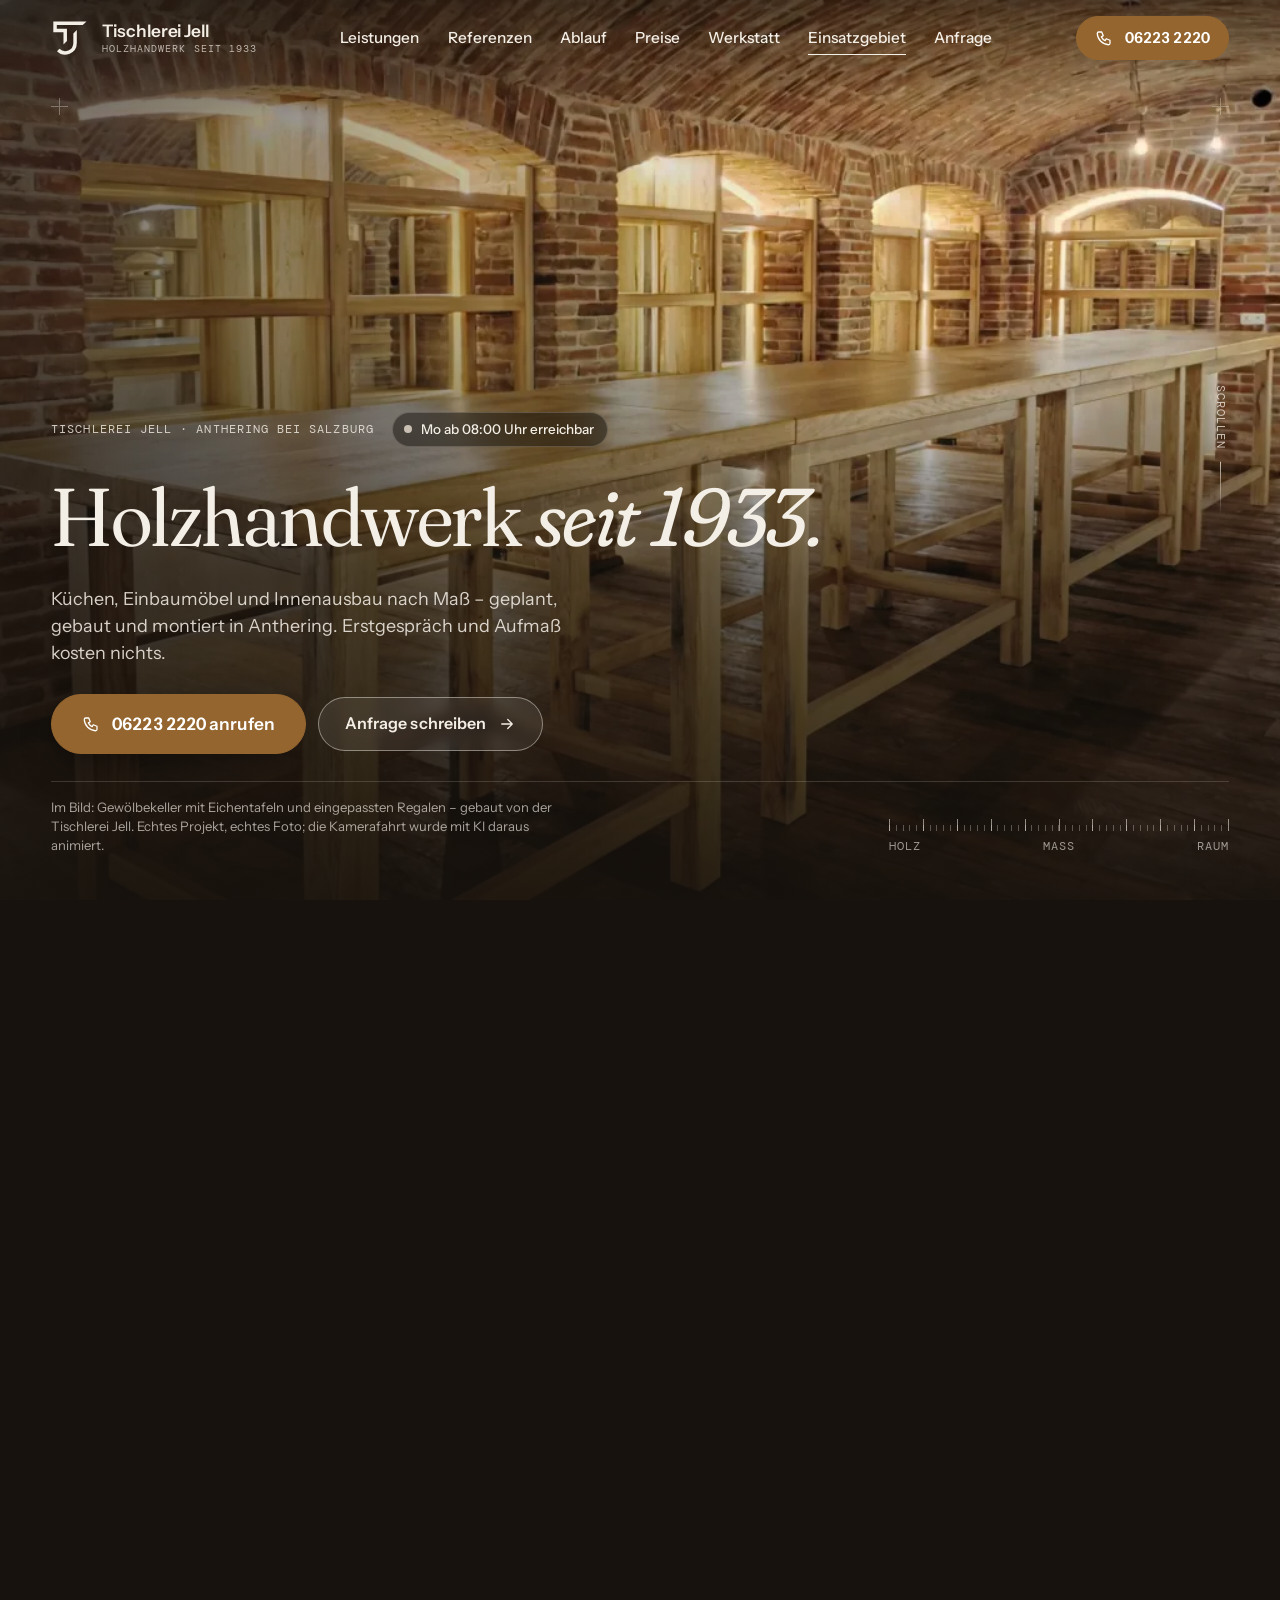
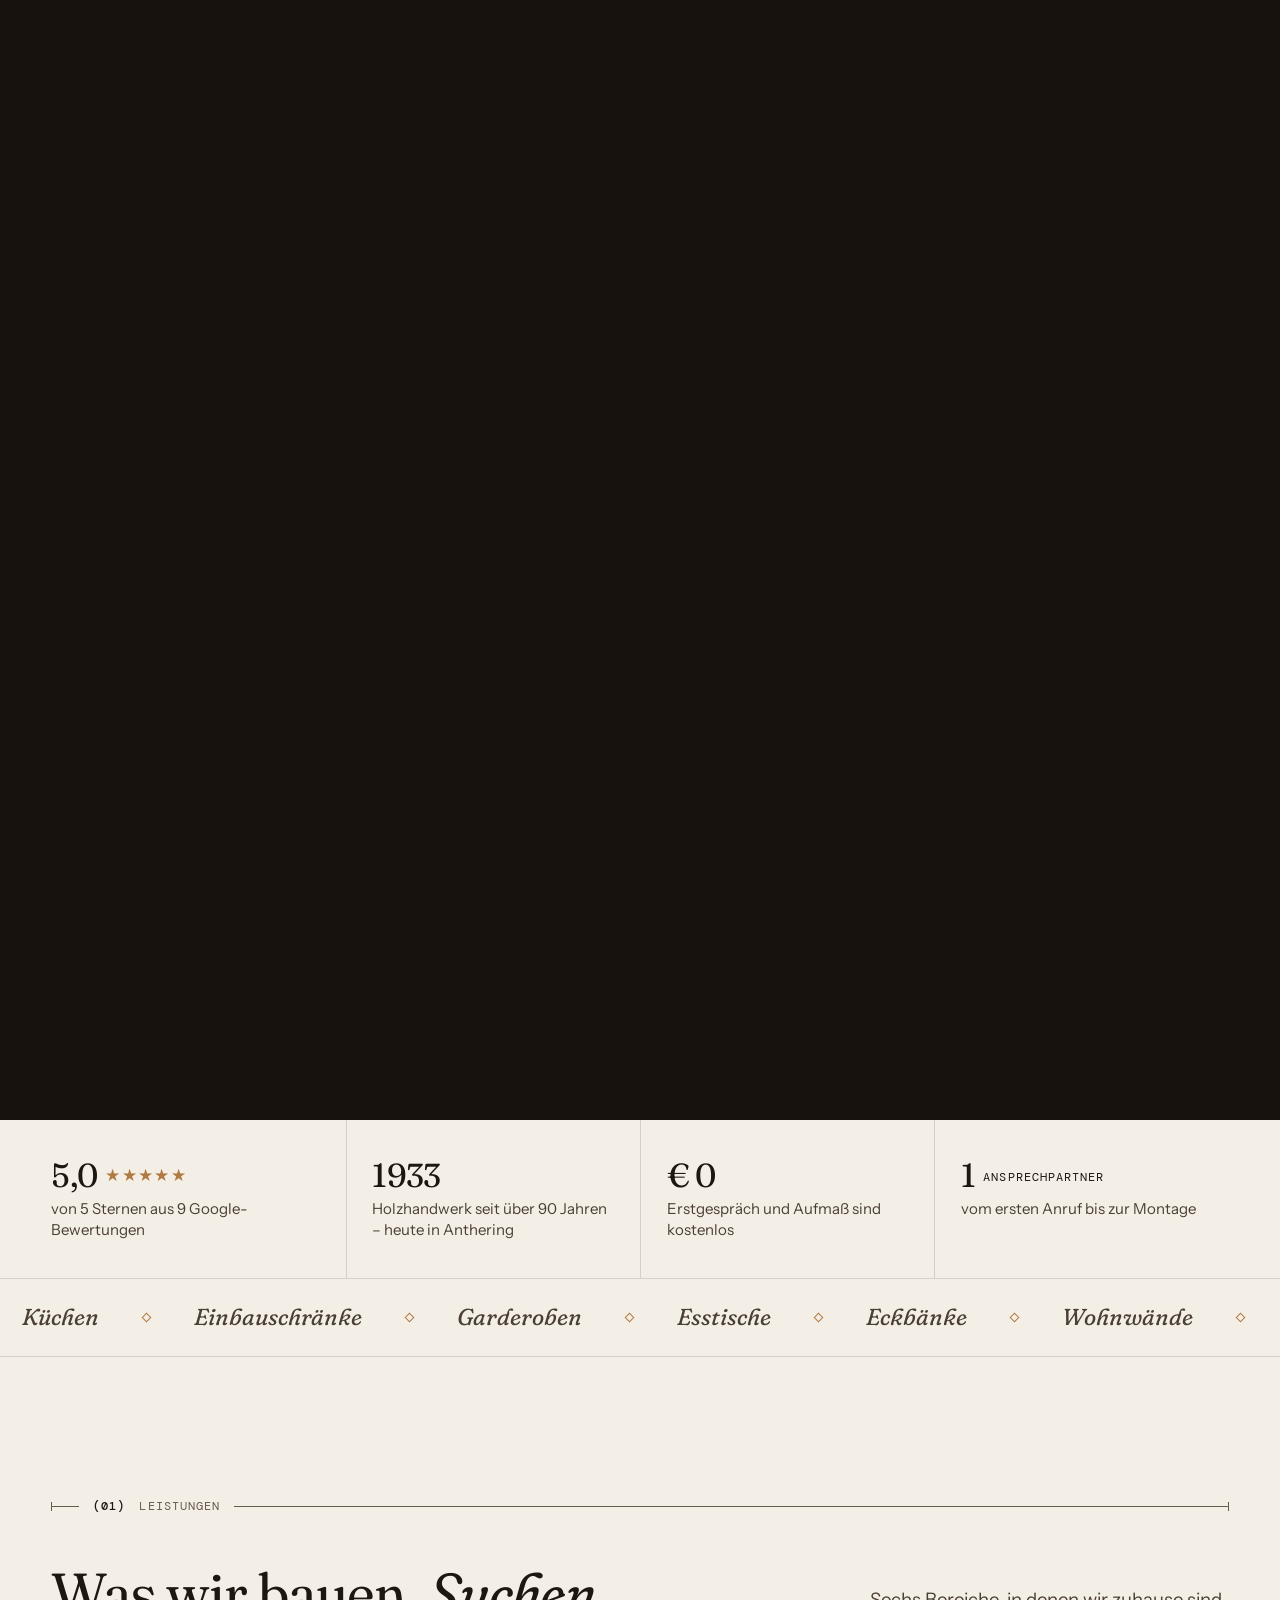
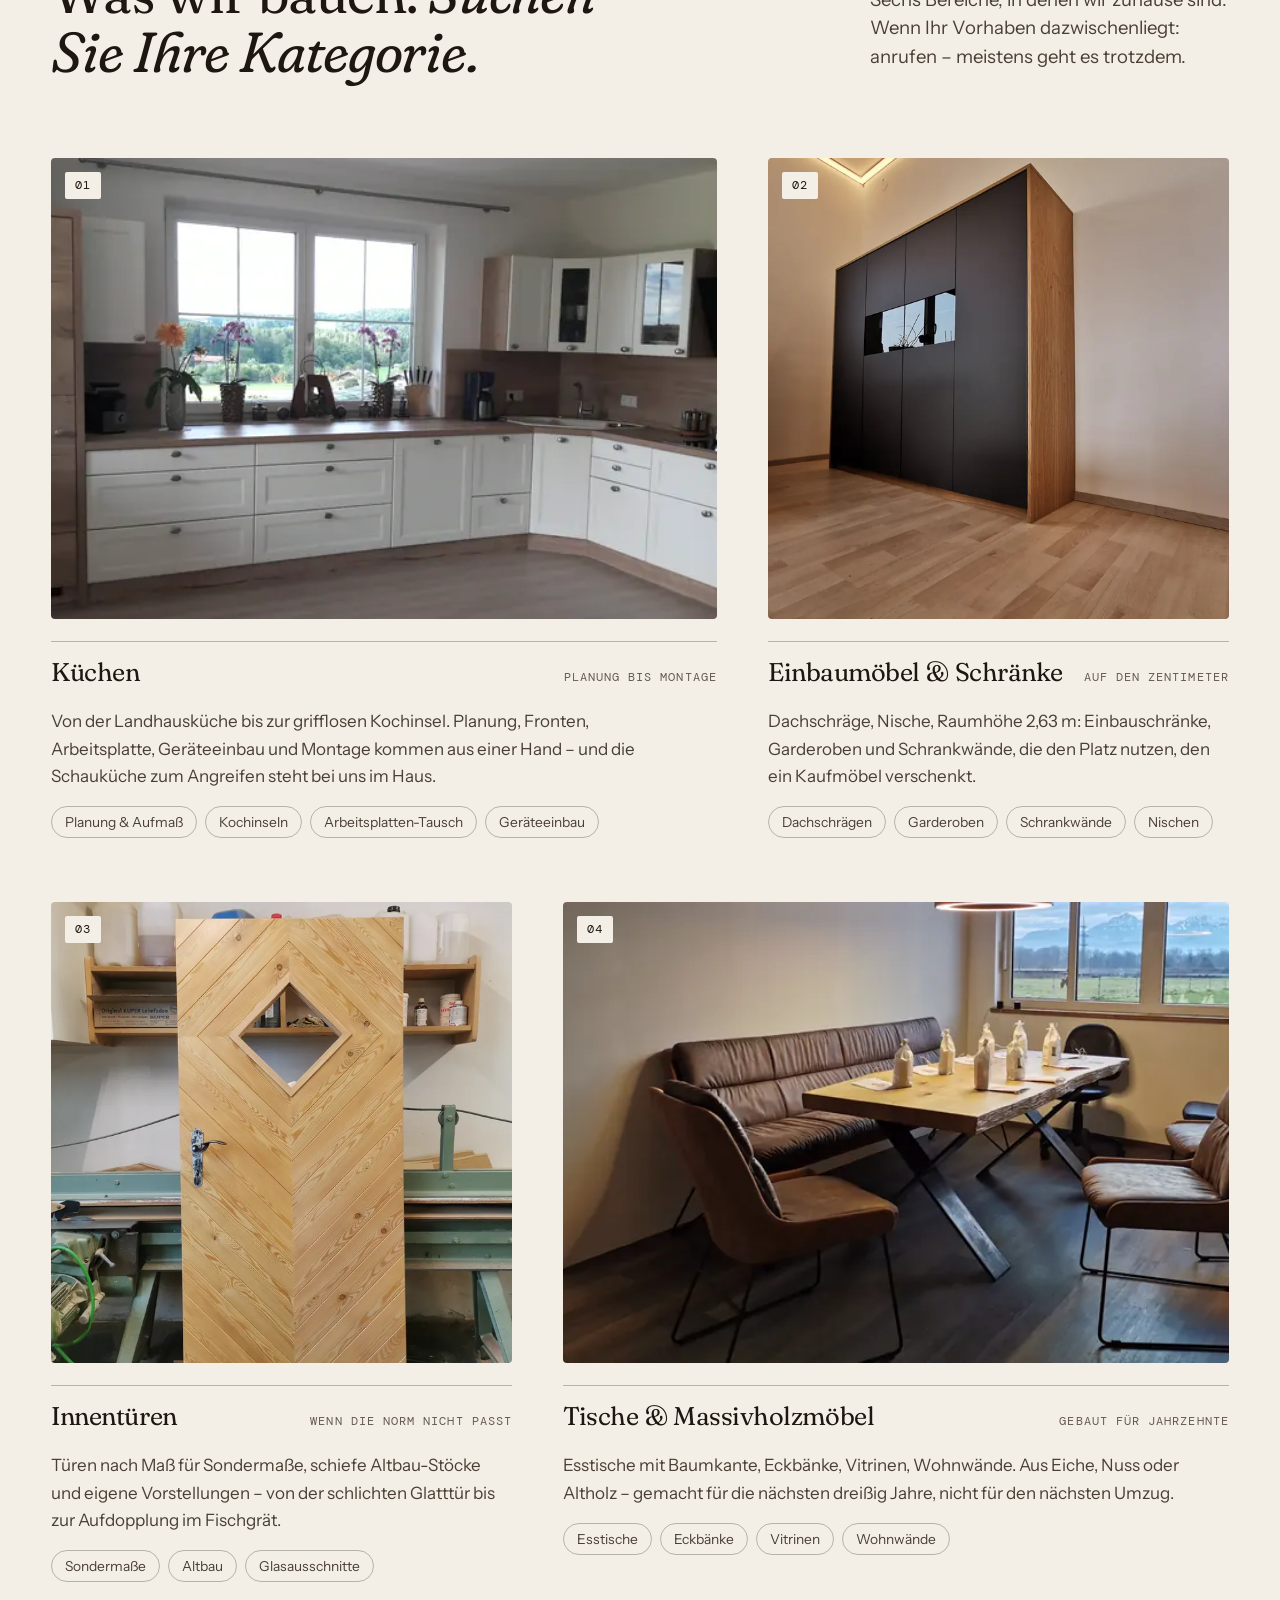
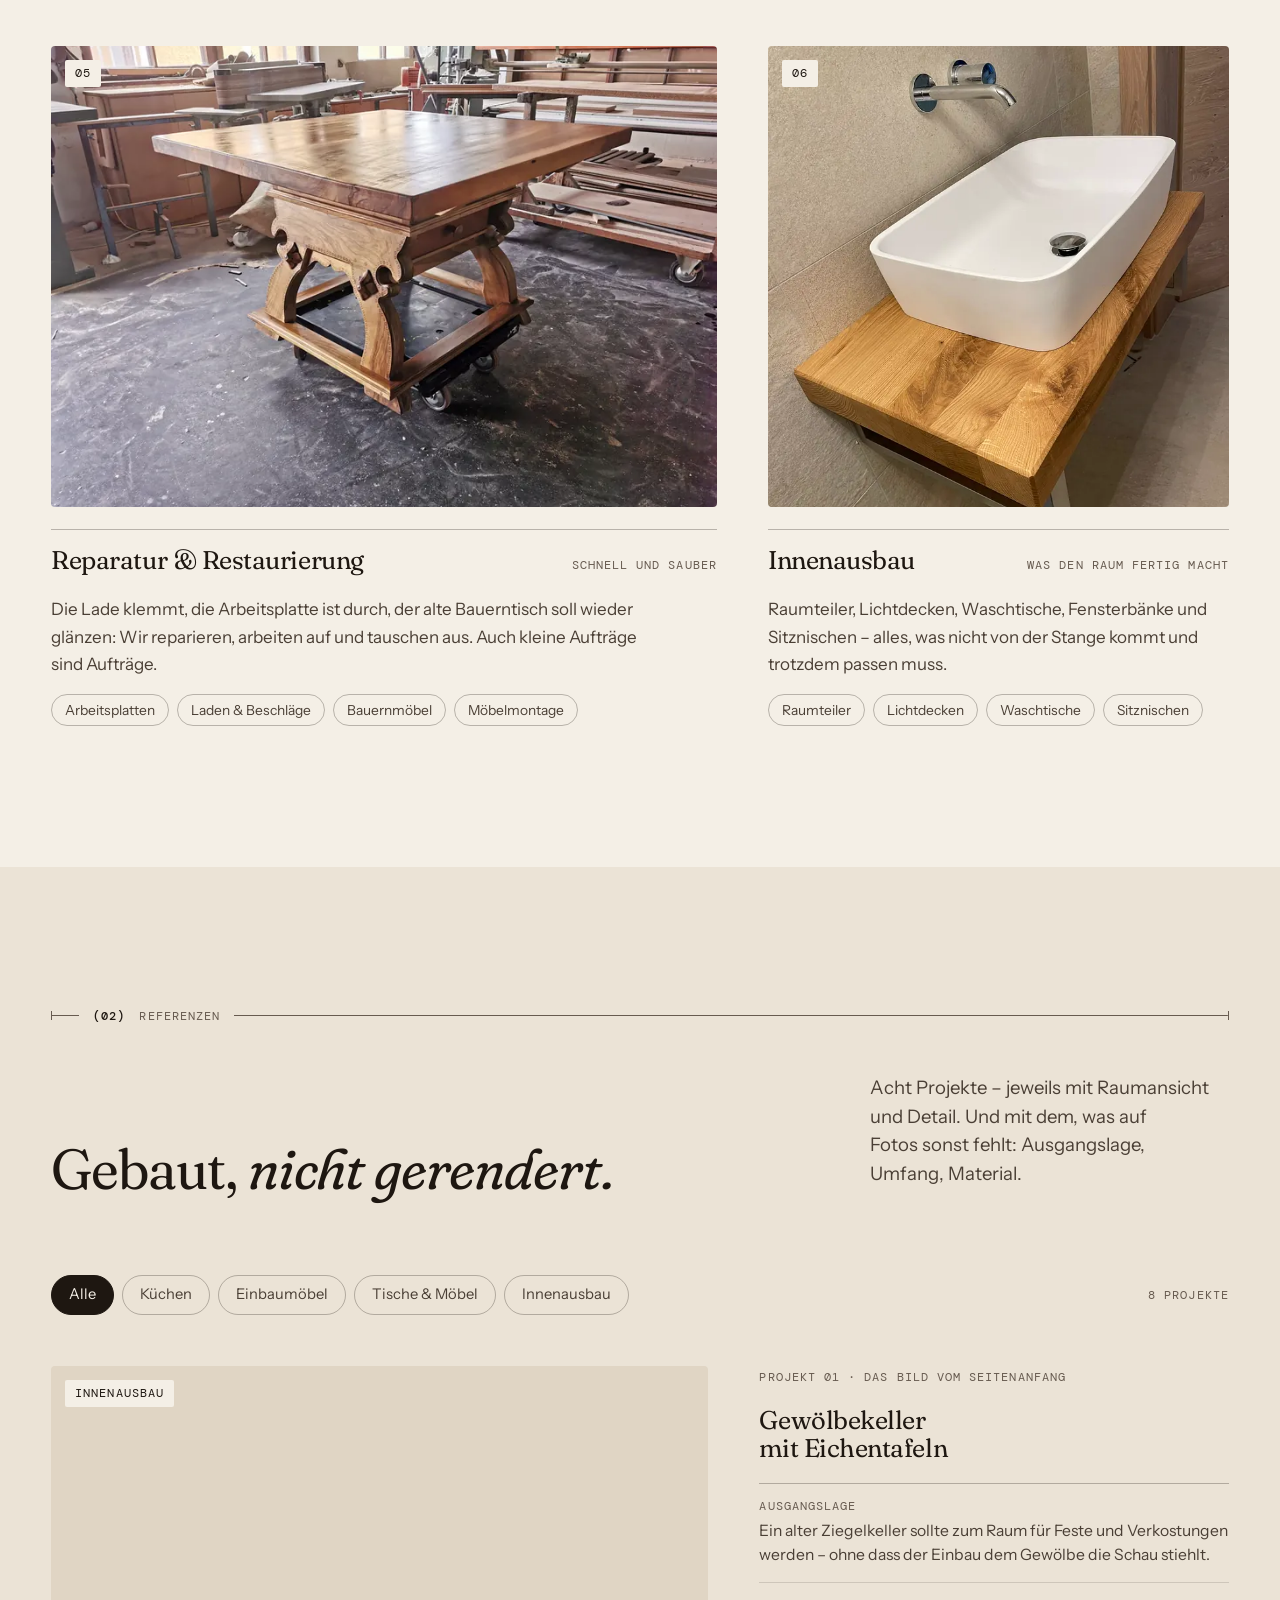
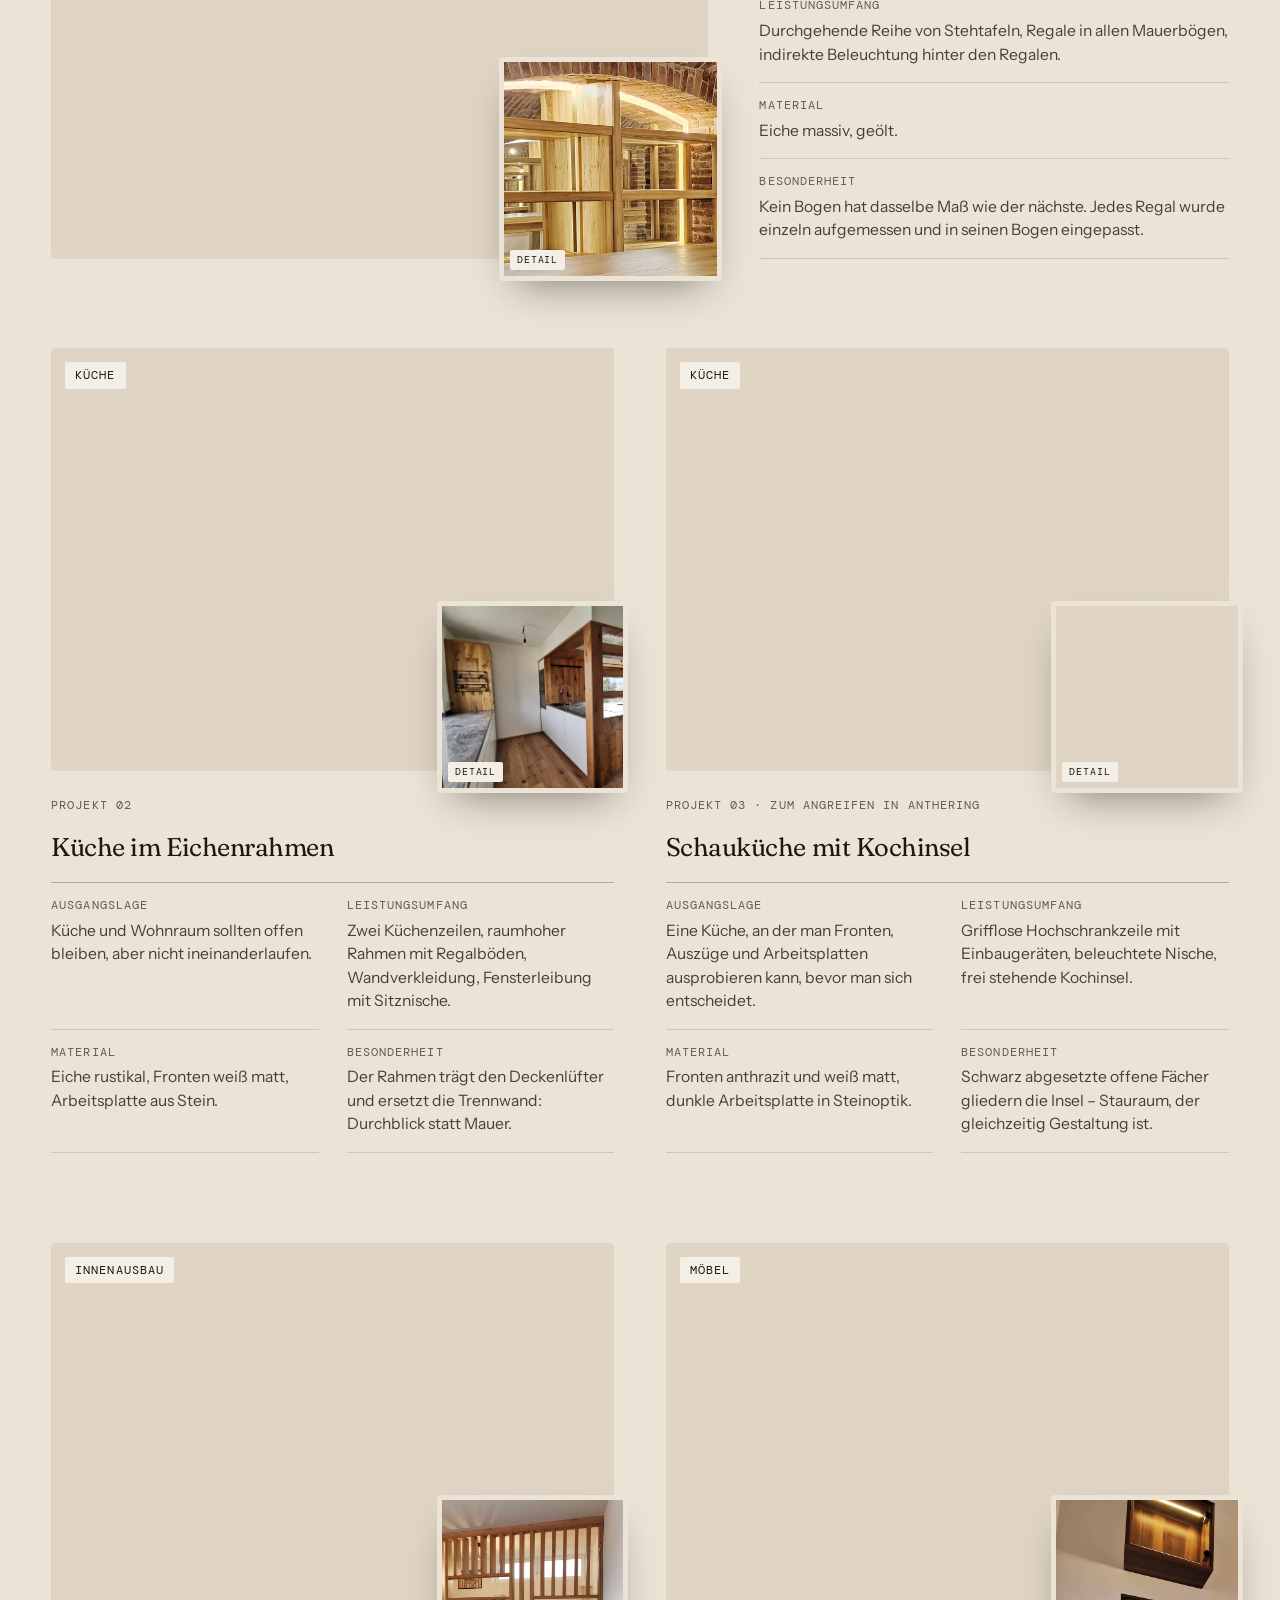
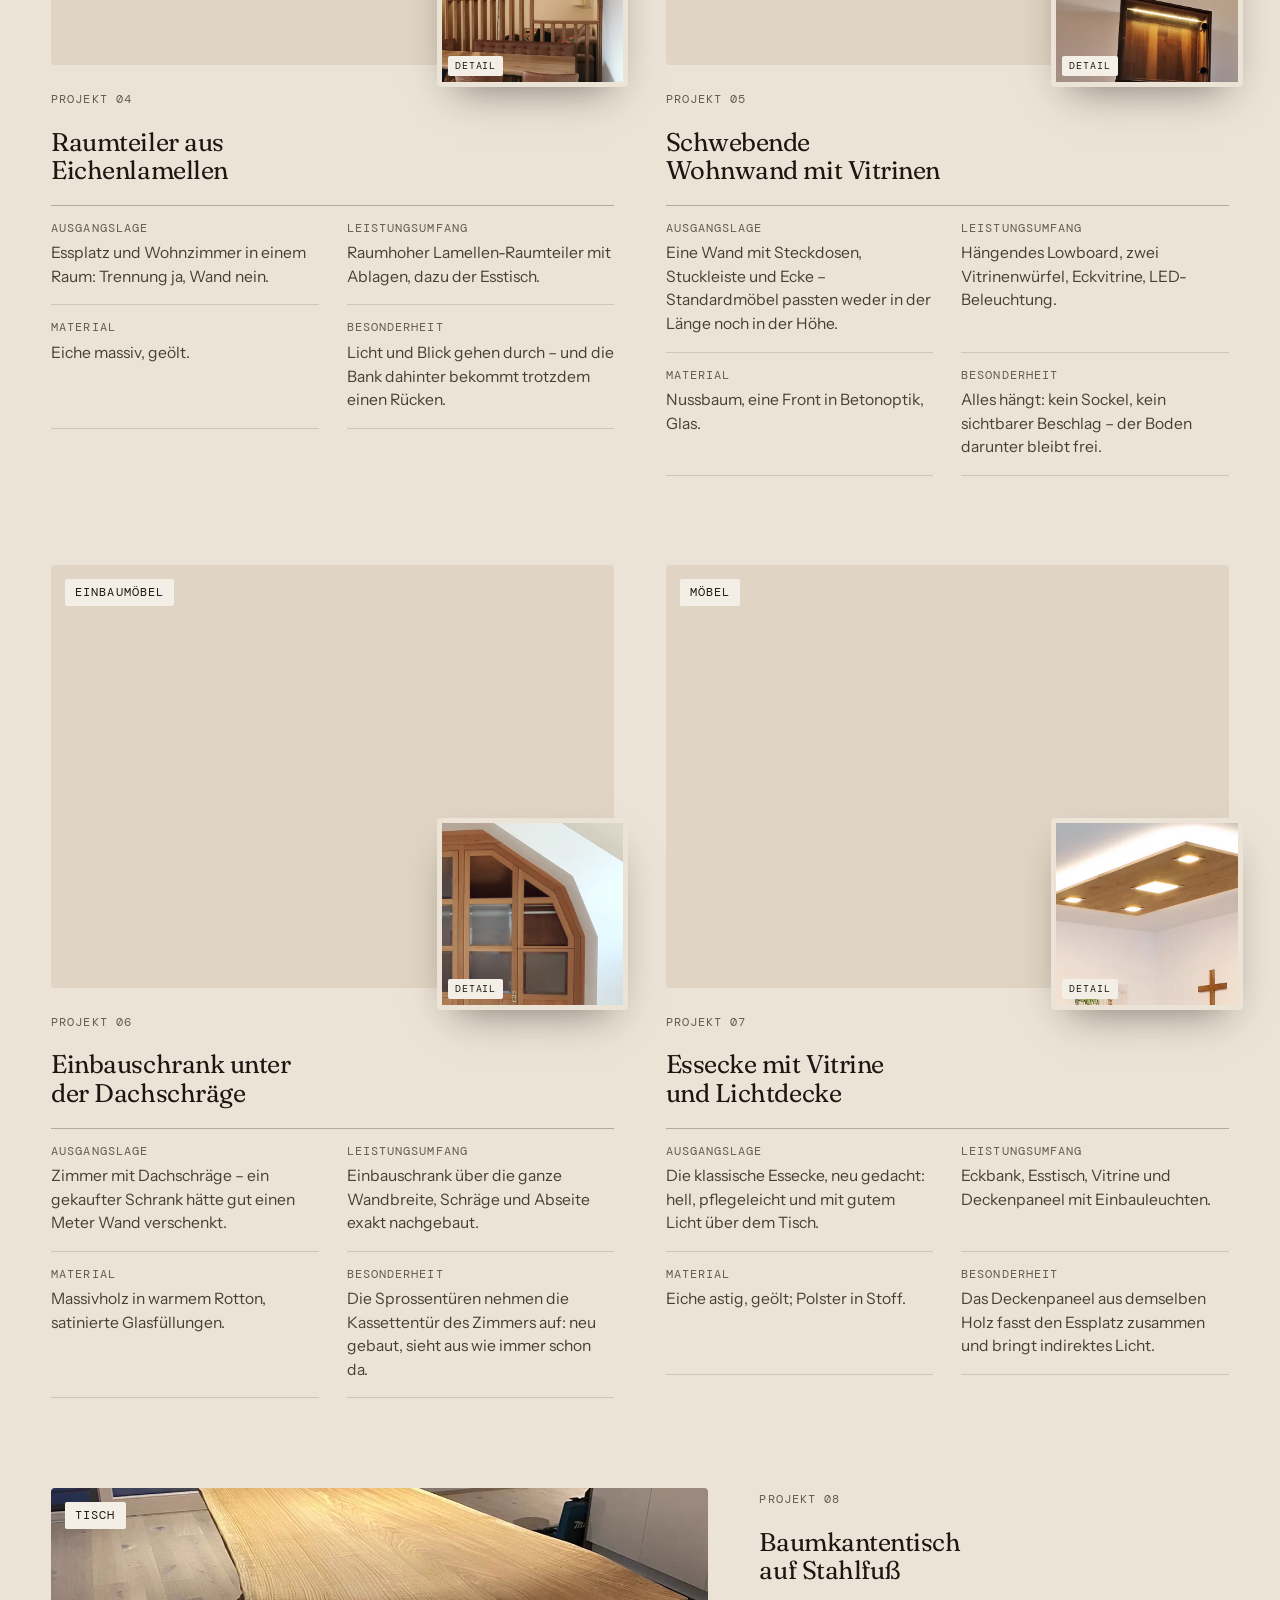
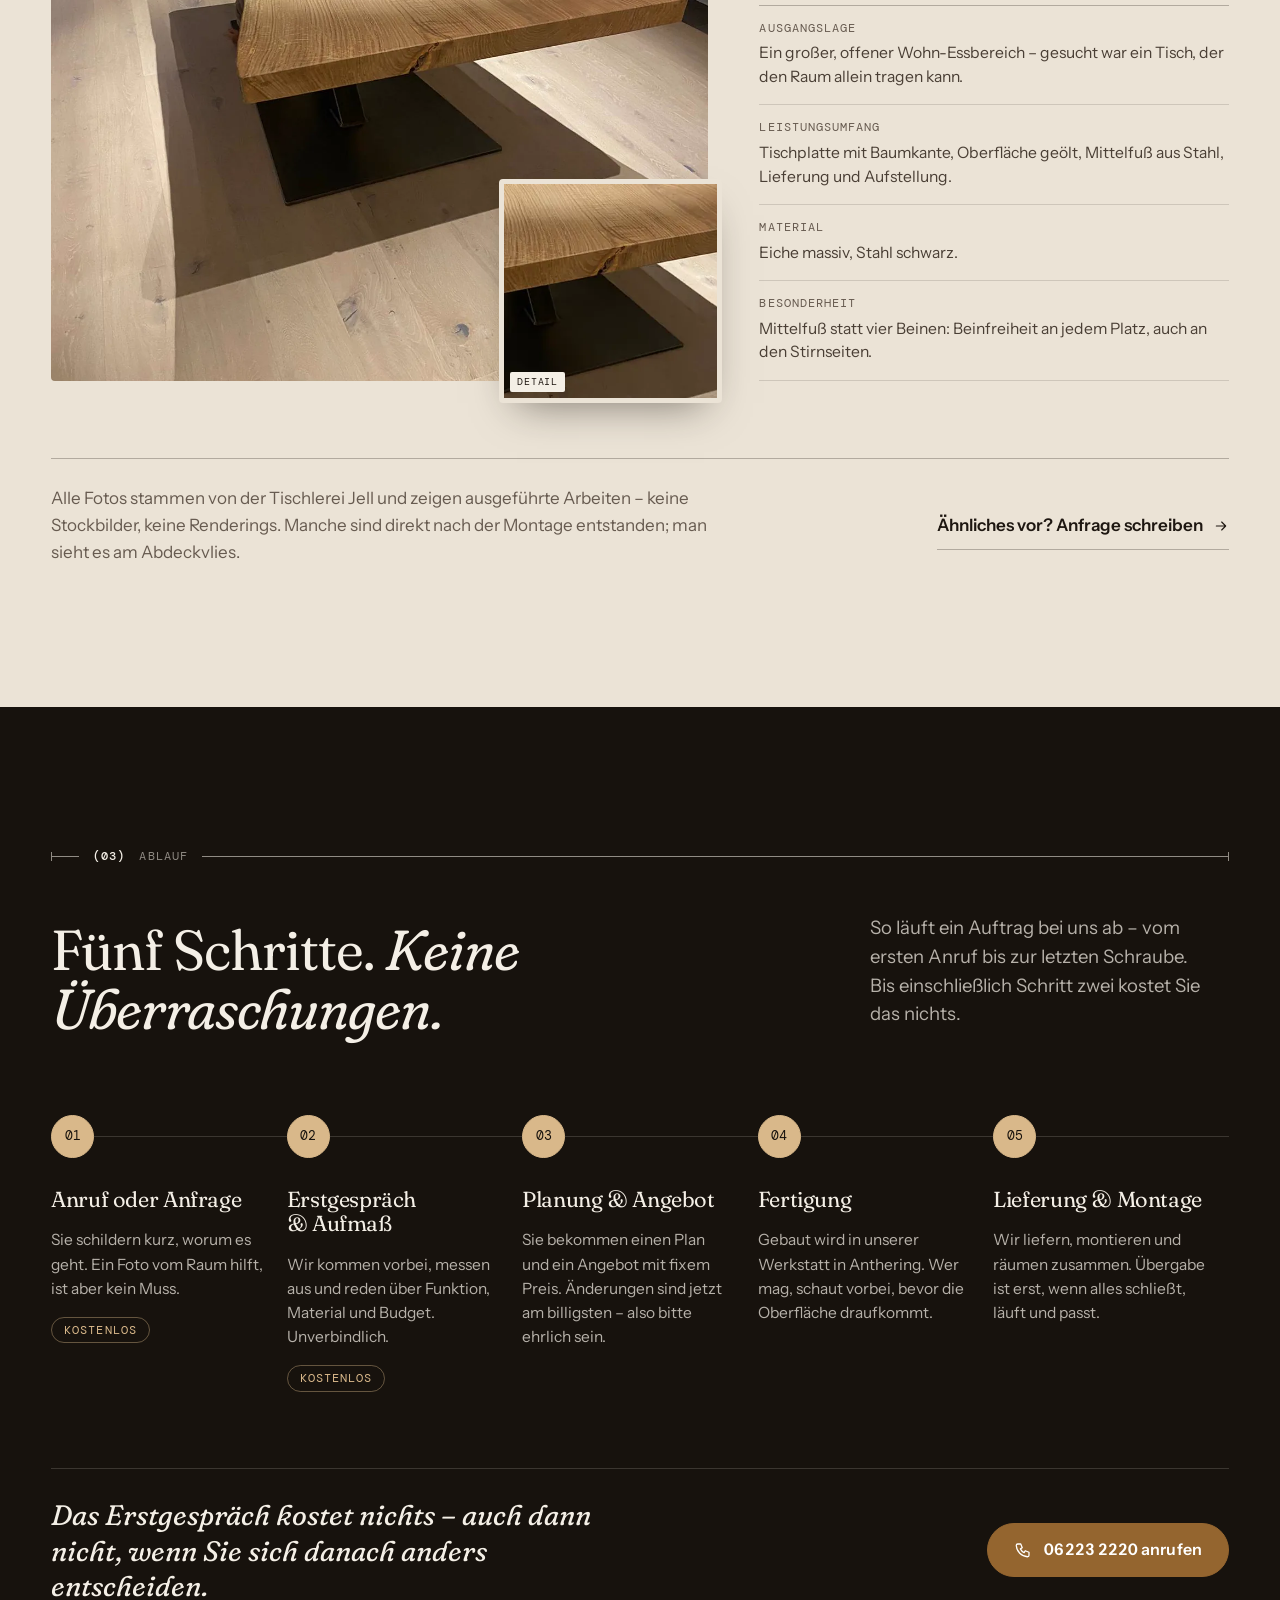
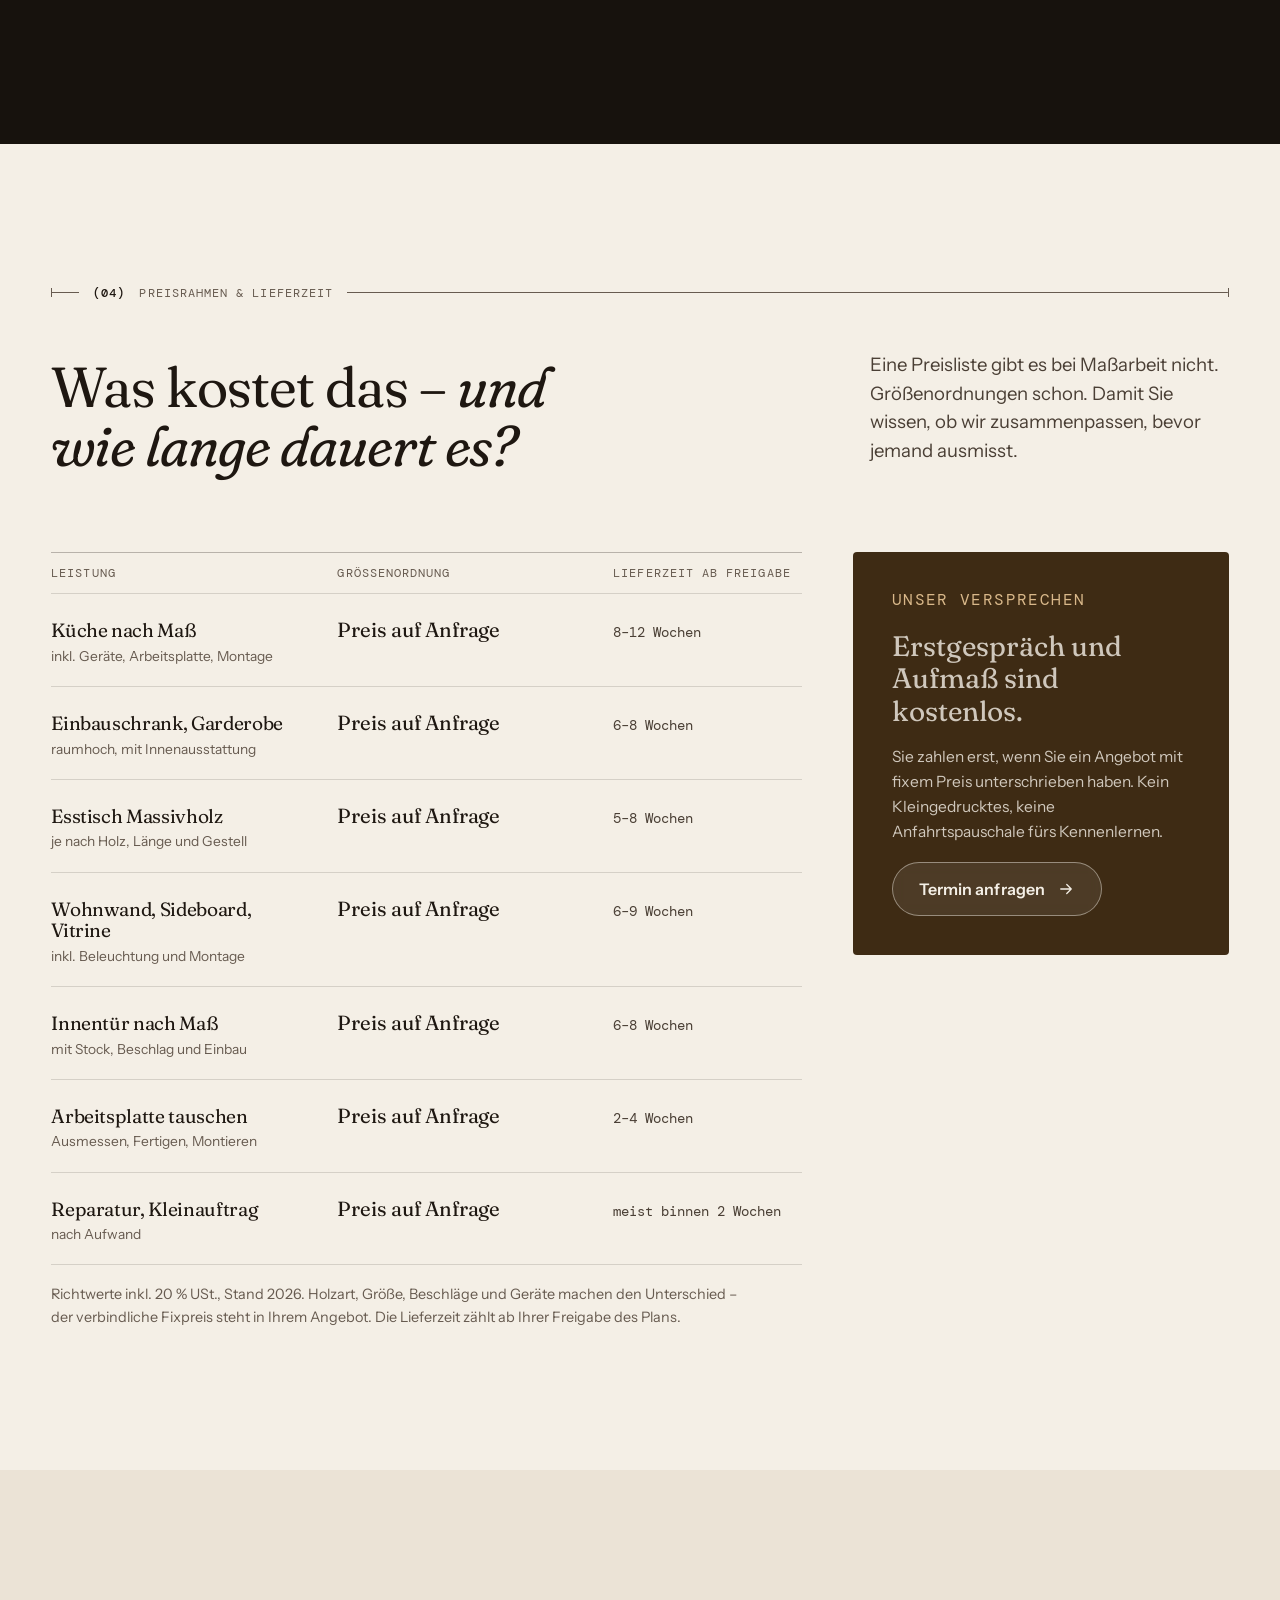
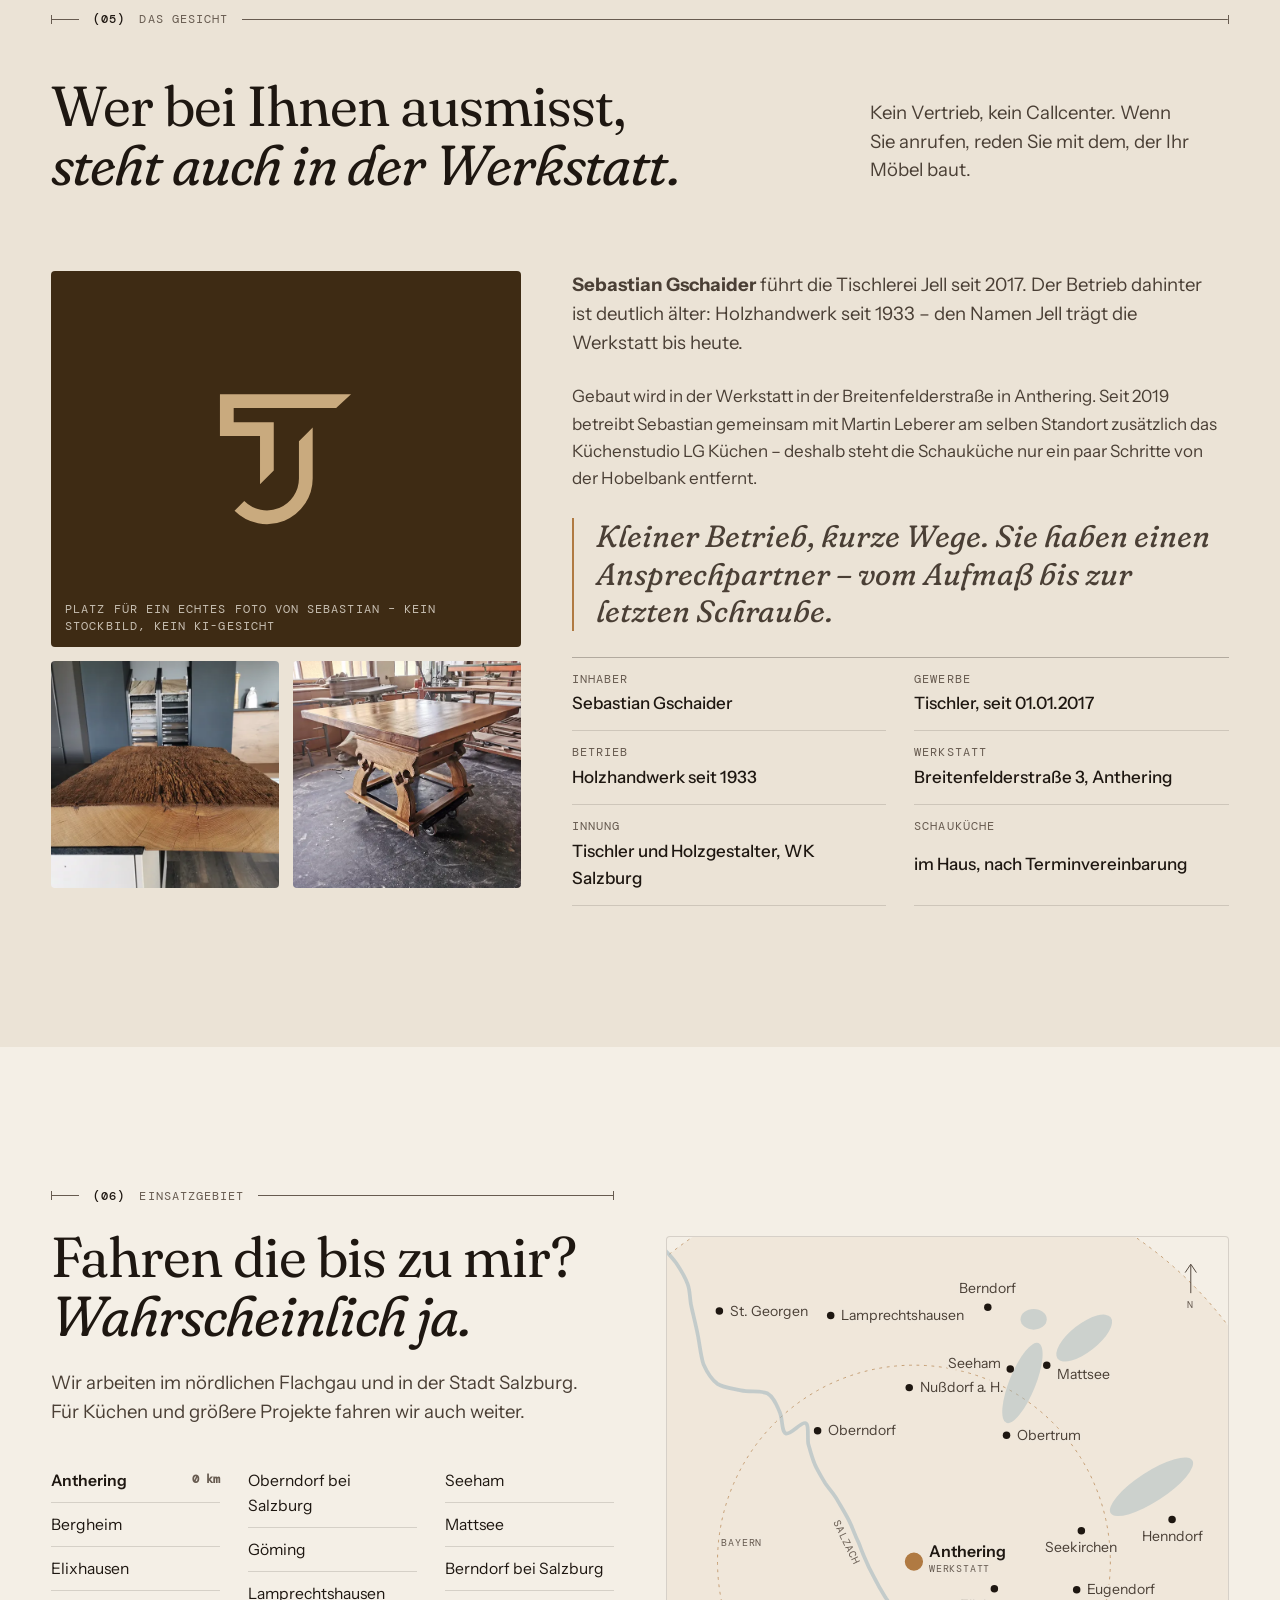
<file: index.html>
<!DOCTYPE html>
<html lang="de-AT">
<head>
  <meta charset="UTF-8" />
  <meta name="viewport" content="width=device-width, initial-scale=1.0, viewport-fit=cover" />
  <title>Tischlerei Jell Anthering · Küchen, Einbaumöbel, Innenausbau</title>
  <meta name="description" content="Tischlerei Jell in Anthering bei Salzburg: Küchen, Einbaumöbel, Innentüren und Innenausbau nach Maß. Holzhandwerk seit 1933. Tel. 06223 2220." />
  <meta name="theme-color" content="#17120D" />
  <!-- Vorschau: fuer Suchmaschinen gesperrt. Zum Livegang diese Zeile entfernen. -->
  <meta name="robots" content="noindex, nofollow" />
  <meta name="format-detection" content="telephone=no" />
  <meta property="og:type" content="website" />
  <meta property="og:locale" content="de_AT" />
  <meta property="og:title" content="Tischlerei Jell · Holzhandwerk seit 1933" />
  <meta property="og:description" content="Küchen, Einbaumöbel und Innenausbau nach Maß – geplant, gebaut und montiert in Anthering bei Salzburg." />
  <meta property="og:image" content="assets/img/hero-keller.webp" />
  <link rel="icon" type="image/svg+xml" href="assets/logo/tj-mark.svg" />
  <link rel="icon" type="image/png" sizes="64x64" href="assets/logo/favicon-64.png" />

  <!-- Schriften lokal eingebunden – keine Anfragen an Dritte -->
  <link rel="preload" href="assets/fonts/fraunces-latin-full-normal.woff2" as="font" type="font/woff2" crossorigin />
  <link rel="preload" href="assets/fonts/instrument-sans-latin-wght-normal.woff2" as="font" type="font/woff2" crossorigin />
  <link rel="stylesheet" href="assets/css/fonts.css" />
  <link rel="preload" as="image" href="assets/img/hero-keller-portrait.webp" media="(max-width: 820px) and (orientation: portrait)" />
  <link rel="preload" as="image" href="assets/img/hero-keller.webp" imagesrcset="assets/img/hero-keller-sm.webp 960w, assets/img/hero-keller.webp 1920w" imagesizes="100vw" media="(min-width: 821px), (orientation: landscape)" />
  <link rel="stylesheet" href="assets/css/styles.css" />
  <script>document.documentElement.className += " js";</script>

  <script type="application/ld+json">
  {
    "@context": "https://schema.org",
    "@type": "HomeAndConstructionBusiness",
    "additionalType": "https://www.wikidata.org/wiki/Q208479",
    "name": "Tischlerei Jell – Sebastian Gschaider",
    "slogan": "Holzhandwerk seit 1933",
    "description": "Bau- und Möbeltischlerei in Anthering bei Salzburg: Küchen, Einbaumöbel, Innentüren, Massivholztische, Innenausbau, Reparatur und Restaurierung.",
    "image": "assets/img/hero-keller.webp",
    "logo": "assets/logo/tj-logo-full.png",
    "telephone": "+4362232220",
    "email": "gschaider.sebastian@gmx.at",
    "vatID": "ATU71683234",
    "foundingDate": "1933",
    "priceRange": "€€–€€€",
    "address": {
      "@type": "PostalAddress",
      "streetAddress": "Breitenfelderstraße 3",
      "postalCode": "5102",
      "addressLocality": "Anthering",
      "addressRegion": "Salzburg",
      "addressCountry": "AT"
    },
    "geo": { "@type": "GeoCoordinates", "latitude": 47.8792964, "longitude": 13.00876 },
    "openingHoursSpecification": [
      { "@type": "OpeningHoursSpecification", "dayOfWeek": ["Monday", "Tuesday", "Wednesday", "Thursday"], "opens": "08:00", "closes": "12:00" },
      { "@type": "OpeningHoursSpecification", "dayOfWeek": ["Monday", "Tuesday", "Wednesday", "Thursday"], "opens": "13:00", "closes": "17:00" },
      { "@type": "OpeningHoursSpecification", "dayOfWeek": "Friday", "opens": "08:00", "closes": "12:00" }
    ],
    "areaServed": ["Anthering", "Bergheim", "Elixhausen", "Hallwang", "Salzburg", "Nußdorf am Haunsberg", "Oberndorf bei Salzburg", "Göming", "Lamprechtshausen", "Bürmoos", "St. Georgen bei Salzburg", "Obertrum am See", "Seeham", "Mattsee", "Berndorf bei Salzburg", "Seekirchen am Wallersee", "Eugendorf", "Henndorf am Wallersee", "Wals-Siezenheim"],
    "hasMap": "https://www.google.com/maps/search/?api=1&query=Tischlerei+Jell+Breitenfelderstra%C3%9Fe+3+5102+Anthering"
  }
  </script>
</head>
<body>
  <a class="skip" href="#leistungen">Zum Inhalt springen</a>

  <!-- Icon-Sprite -->
  <svg width="0" height="0" style="position:absolute" aria-hidden="true" focusable="false">
    <symbol id="i-phone" viewBox="0 0 24 24" fill="none" stroke="currentColor" stroke-width="1.7" stroke-linecap="round" stroke-linejoin="round"><path d="M5 4h4l2 5-2.5 1.5a11 11 0 0 0 5 5L15 13l5 2v4a2 2 0 0 1-2 2A16 16 0 0 1 3 6a2 2 0 0 1 2-2Z"/></symbol>
    <symbol id="i-arrow" viewBox="0 0 24 24" fill="none" stroke="currentColor" stroke-width="1.7" stroke-linecap="round" stroke-linejoin="round"><path d="M5 12h14M13 6l6 6-6 6"/></symbol>
    <symbol id="i-mail" viewBox="0 0 24 24" fill="none" stroke="currentColor" stroke-width="1.7" stroke-linecap="round" stroke-linejoin="round"><rect x="3" y="5" width="18" height="14" rx="2"/><path d="m3 7 9 6 9-6"/></symbol>
    <symbol id="i-upload" viewBox="0 0 24 24" fill="none" stroke="currentColor" stroke-width="1.6" stroke-linecap="round" stroke-linejoin="round"><rect x="3" y="4" width="18" height="16" rx="2"/><circle cx="8.5" cy="9.5" r="1.6"/><path d="m21 15-4.5-4.5L7 20"/></symbol>
    <symbol id="i-pin" viewBox="0 0 24 24" fill="none" stroke="currentColor" stroke-width="1.7" stroke-linecap="round" stroke-linejoin="round"><path d="M12 21s7-6.2 7-11a7 7 0 1 0-14 0c0 4.800 7 11 7 11Z"/><circle cx="12" cy="10" r="2.5"/></symbol>
    <symbol id="tj" viewBox="0 0 524 524"><path d="M32 36H490L438 84H80V134H220V302L172 350V182H32Z"/><path d="M356 152V330A160 160 0 0 1 83 443L117 409A112 112 0 0 0 308 330V200Z"/></symbol>
  </svg>

  <!-- ========== Navigation + Sofortkontakt ========== -->
  <header class="nav" id="top">
    <div class="wrap nav__in">
      <a class="brand" href="#hero" aria-label="Tischlerei Jell – zum Seitenanfang">
        <svg aria-hidden="true"><use href="#tj" /></svg>
        <span class="brand__txt">
          <span class="brand__name">Tischlerei Jell</span>
          <span class="brand__tag">Holzhandwerk seit 1933</span>
        </span>
      </a>
      <nav class="nav__links" id="hauptmenue" aria-label="Hauptmenü">
        <a href="#leistungen">Leistungen</a>
        <a href="#referenzen">Referenzen</a>
        <a href="#ablauf">Ablauf</a>
        <a href="#preise">Preise</a>
        <a href="#werkstatt">Werkstatt</a>
        <a href="#gebiet">Einsatzgebiet</a>
        <a href="#anfrage">Anfrage</a>
      </nav>
      <div class="nav__cta">
        <a class="btn btn--call btn--sm" href="tel:+4362232220" aria-label="Tischlerei Jell anrufen: 06223 2220">
          <svg aria-hidden="true"><use href="#i-phone" /></svg><span class="num">06223 2220</span>
        </a>
        <button class="nav__toggle" type="button" aria-expanded="false" aria-controls="hauptmenue" aria-label="Menü öffnen"><span></span></button>
      </div>
    </div>
  </header>

  <main>
    <!-- ========== HERO · die Kamerafahrt (Scroll-Scrub) ========== -->
    <section class="hero" id="hero" aria-label="Tischlerei Jell – Holzhandwerk seit 1933">
      <div class="hero__sticky">
        <picture>
          <source media="(max-width: 820px) and (orientation: portrait)" srcset="assets/img/hero-keller-portrait.webp" width="800" height="900" />
          <img class="hero__poster" src="assets/img/hero-keller.webp" srcset="assets/img/hero-keller-sm.webp 960w, assets/img/hero-keller.webp 1920w" sizes="100vw" width="1920" height="1080" alt="Gewölbekeller aus Ziegel mit langen Eichentafeln und beleuchteten, in die Mauerbögen eingepassten Regalen – ein Projekt der Tischlerei Jell" fetchpriority="high" />
        </picture>
        <canvas aria-hidden="true"></canvas>
        <div class="hero__shade"></div>
        <div class="hero__grid" aria-hidden="true"><i></i><i></i></div>

        <div class="hero__body wrap">
          <div class="hero__eyebrow">
            <span class="mono">Tischlerei Jell · Anthering bei Salzburg</span>
            <span class="status" data-status><i></i><span data-status-text>Mo–Do 8–12 · 13–17 Uhr, Fr 8–12 Uhr</span></span>
          </div>

          <div class="hero__lines">
            <h1 class="reveal-line" data-in="0" data-out="0.31"><span class="vh">Tischlerei Jell in Anthering bei Salzburg: </span>Holzhandwerk <em>seit 1933.</em></h1>
            <p class="display reveal-line" data-in="0.33" data-out="0.65">Jeder Raum hat <em>sein Maß.</em></p>
            <p class="display reveal-line" data-in="0.67" data-out="1">Wir bauen <em>genau dafür.</em></p>
          </div>

          <p class="hero__sub">Küchen, Einbaumöbel und Innenausbau nach Maß – geplant, gebaut und montiert in Anthering. Erstgespräch und Aufmaß kosten nichts.</p>

          <!-- 1 · Sofortkontakt: ohne Scrollen sichtbar, am Handy ein Tipp -->
          <div class="hero__cta">
            <a class="btn btn--call" href="tel:+4362232220">
              <svg aria-hidden="true"><use href="#i-phone" /></svg><span><span class="num">06223 2220</span> anrufen</span>
            </a>
            <a class="btn btn--ghost-light" href="#anfrage">Anfrage schreiben <svg aria-hidden="true"><use href="#i-arrow" /></svg></a>
          </div>

          <div class="hero__foot">
            <p class="hero__caption">Im Bild: Gewölbekeller mit Eichentafeln und eingepassten Regalen – gebaut von der Tischlerei Jell. Echtes Projekt, echtes Foto; die Kamerafahrt wurde mit KI daraus animiert.</p>
            <div class="ruler" aria-hidden="true">
              <div class="ruler__bar"><div class="ruler__fill" data-ruler-fill></div></div>
              <div class="ruler__lab mono"><span>Holz</span><span>Maß</span><span>Raum</span></div>
            </div>
          </div>
        </div>
        <div class="scroll-hint mono" aria-hidden="true">Scrollen</div>
      </div>
    </section>

    <!-- ========== Vertrauensleiste ========== -->
    <section class="trust" aria-label="Auf einen Blick">
      <div class="wrap trust__in">
        <div class="trust__item reveal">
          <div class="trust__big">5,0 <span class="stars" aria-hidden="true">★★★★★</span></div>
          <p>von 5 Sternen aus 9&nbsp;Google-Bewertungen</p>
        </div>
        <div class="trust__item reveal" style="--d:.08s">
          <div class="trust__big">1933</div>
          <p>Holzhandwerk seit über 90&nbsp;Jahren – heute in Anthering</p>
        </div>
        <div class="trust__item reveal" style="--d:.16s">
          <div class="trust__big">€ 0</div>
          <p>Erstgespräch und Aufmaß sind kostenlos</p>
        </div>
        <div class="trust__item reveal" style="--d:.24s">
          <div class="trust__big">1 <span class="mono" style="transform:translateY(-.5em)">Ansprechpartner</span></div>
          <p>vom ersten Anruf bis zur Montage</p>
        </div>
      </div>
    </section>

    <div class="marquee" aria-label="Was wir bauen">
      <div class="marquee__track">
        <span>Küchen</span><span>Einbauschränke</span><span>Garderoben</span><span>Esstische</span><span>Eckbänke</span><span>Wohnwände</span><span>Vitrinen</span><span>Innentüren</span><span>Raumteiler</span><span>Waschtische</span><span>Lichtdecken</span><span>Arbeitsplatten</span><span>Restaurierung</span>
      </div>
    </div>

    <!-- ========== 2 · LEISTUNGEN ========== -->
    <section class="sec" id="leistungen">
      <div class="wrap">
        <header class="sec-head">
          <p class="dim mono"><b>(01)</b> Leistungen</p>
          <h2 class="reveal">Was wir bauen. <em>Suchen Sie Ihre Kategorie.</em></h2>
          <p class="lead reveal" style="--d:.1s">Sechs Bereiche, in denen wir zuhause sind. Wenn Ihr Vorhaben dazwischenliegt: anrufen – meistens geht es trotzdem.</p>
        </header>

        <div class="svc-grid">
          <article class="svc svc--wide reveal">
            <div class="svc__img">
              <img src="assets/img/leistung-kueche-sm.webp" srcset="assets/img/leistung-kueche-sm.webp 760w, assets/img/leistung-kueche.webp 1400w" sizes="(max-width: 900px) 100vw, 58vw" width="1400" height="676" alt="Landhausküche in L-Form mit weißen Kassettenfronten, Eichen-Arbeitsplatte und Hochschrank in Eichendekor" loading="lazy" decoding="async" />
              <span class="svc__no mono">01</span>
            </div>
            <div class="svc__head"><h3>Küchen</h3><span class="mono muted">Planung bis Montage</span></div>
            <div class="svc__body">
              <p>Von der Landhausküche bis zur grifflosen Kochinsel. Planung, Fronten, Arbeitsplatte, Geräteeinbau und Montage kommen aus einer Hand – und die Schauküche zum Angreifen steht bei uns im Haus.</p>
              <ul class="chips"><li class="chip">Planung &amp; Aufmaß</li><li class="chip">Kochinseln</li><li class="chip">Arbeitsplatten-Tausch</li><li class="chip">Geräteeinbau</li></ul>
            </div>
          </article>

          <article class="svc reveal" style="--d:.1s">
            <div class="svc__img">
              <img src="assets/img/leistung-einbau-sm.webp" srcset="assets/img/leistung-einbau-sm.webp 700w, assets/img/leistung-einbau.webp 1200w" sizes="(max-width: 900px) 100vw, 40vw" width="1200" height="1400" alt="Raumhoher Einbauschrank mit mattschwarzen Fronten, Glasausschnitt und Seitenwange aus Eiche, darüber indirekte Deckenbeleuchtung" loading="lazy" decoding="async" />
              <span class="svc__no mono">02</span>
            </div>
            <div class="svc__head"><h3>Einbaumöbel &amp; Schränke</h3><span class="mono muted">Auf den Zentimeter</span></div>
            <div class="svc__body">
              <p>Dachschräge, Nische, Raumhöhe 2,63&nbsp;m: Einbauschränke, Garderoben und Schrankwände, die den Platz nutzen, den ein Kaufmöbel verschenkt.</p>
              <ul class="chips"><li class="chip">Dachschrägen</li><li class="chip">Garderoben</li><li class="chip">Schrankwände</li><li class="chip">Nischen</li></ul>
            </div>
          </article>

          <article class="svc reveal">
            <div class="svc__img">
              <img src="assets/img/leistung-tueren-sm.webp" srcset="assets/img/leistung-tueren-sm.webp 700w, assets/img/leistung-tueren.webp 1200w" sizes="(max-width: 900px) 100vw, 40vw" width="1200" height="1500" alt="Massivholztür mit Fischgrät-Aufdopplung und rautenförmigem Glasausschnitt, fotografiert in der Werkstatt" loading="lazy" decoding="async" />
              <span class="svc__no mono">03</span>
            </div>
            <div class="svc__head"><h3>Innentüren</h3><span class="mono muted">Wenn die Norm nicht passt</span></div>
            <div class="svc__body">
              <p>Türen nach Maß für Sondermaße, schiefe Altbau-Stöcke und eigene Vorstellungen – von der schlichten Glatttür bis zur Aufdopplung im Fischgrät.</p>
              <ul class="chips"><li class="chip">Sondermaße</li><li class="chip">Altbau</li><li class="chip">Glasausschnitte</li></ul>
            </div>
          </article>

          <article class="svc svc--wide reveal" style="--d:.1s">
            <div class="svc__img">
              <img src="assets/img/leistung-tische-sm.webp" srcset="assets/img/leistung-tische-sm.webp 760w, assets/img/leistung-tische.webp 1400w" sizes="(max-width: 900px) 100vw, 58vw" width="1400" height="740" alt="Esstisch aus massiver Eiche mit gebrochener Kante auf schwarzem Stahlkreuz, dazu Lederbank und Stühle, im Fenster die Berge" loading="lazy" decoding="async" />
              <span class="svc__no mono">04</span>
            </div>
            <div class="svc__head"><h3>Tische &amp; Massivholzmöbel</h3><span class="mono muted">Gebaut für Jahrzehnte</span></div>
            <div class="svc__body">
              <p>Esstische mit Baumkante, Eckbänke, Vitrinen, Wohnwände. Aus Eiche, Nuss oder Altholz – gemacht für die nächsten dreißig Jahre, nicht für den nächsten Umzug.</p>
              <ul class="chips"><li class="chip">Esstische</li><li class="chip">Eckbänke</li><li class="chip">Vitrinen</li><li class="chip">Wohnwände</li></ul>
            </div>
          </article>

          <article class="svc svc--wide reveal">
            <div class="svc__img">
              <img src="assets/img/leistung-reparatur-sm.webp" srcset="assets/img/leistung-reparatur-sm.webp 760w, assets/img/leistung-reparatur.webp 1400w" sizes="(max-width: 900px) 100vw, 58vw" width="1400" height="1050" alt="Bauerntisch mit geschweiftem Fußgestell auf dem Rollwagen in der Werkstatt, die Tischplatte frisch geölt" loading="lazy" decoding="async" />
              <span class="svc__no mono">05</span>
            </div>
            <div class="svc__head"><h3>Reparatur &amp; Restaurierung</h3><span class="mono muted">Schnell und sauber</span></div>
            <div class="svc__body">
              <p>Die Lade klemmt, die Arbeitsplatte ist durch, der alte Bauerntisch soll wieder glänzen: Wir reparieren, arbeiten auf und tauschen aus. Auch kleine Aufträge sind Aufträge.</p>
              <ul class="chips"><li class="chip">Arbeitsplatten</li><li class="chip">Laden &amp; Beschläge</li><li class="chip">Bauernmöbel</li><li class="chip">Möbelmontage</li></ul>
            </div>
          </article>

          <article class="svc reveal" style="--d:.1s">
            <div class="svc__img">
              <img src="assets/img/leistung-innenausbau-sm.webp" srcset="assets/img/leistung-innenausbau-sm.webp 700w, assets/img/leistung-innenausbau.webp 1100w" sizes="(max-width: 900px) 100vw, 40vw" width="1100" height="1376" alt="Waschtischplatte aus massiver Eiche mit Aufsatzbecken und Wandarmatur" loading="lazy" decoding="async" />
              <span class="svc__no mono">06</span>
            </div>
            <div class="svc__head"><h3>Innenausbau</h3><span class="mono muted">Was den Raum fertig macht</span></div>
            <div class="svc__body">
              <p>Raumteiler, Lichtdecken, Waschtische, Fensterbänke und Sitznischen – alles, was nicht von der Stange kommt und trotzdem passen muss.</p>
              <ul class="chips"><li class="chip">Raumteiler</li><li class="chip">Lichtdecken</li><li class="chip">Waschtische</li><li class="chip">Sitznischen</li></ul>
            </div>
          </article>
        </div>
      </div>
    </section>

    <!-- ========== 3 · REFERENZEN mit Kontext ==========
         Fotos: Tischlerei Jell. -->
    <section class="sec sec--tint" id="referenzen">
      <div class="wrap">
        <header class="sec-head">
          <p class="dim mono"><b>(02)</b> Referenzen</p>
          <h2 class="reveal">Gebaut, <em>nicht gerendert.</em></h2>
          <p class="lead reveal" style="--d:.1s">Acht Projekte – jeweils mit Raumansicht und Detail. Und mit dem, was auf Fotos sonst fehlt: Ausgangslage, Umfang, Material.</p>
        </header>

        <div class="ref-tools">
          <div class="chips" role="group" aria-label="Referenzen filtern">
            <button class="chip" type="button" data-filter="alle" aria-pressed="true">Alle</button>
            <button class="chip" type="button" data-filter="kueche" aria-pressed="false">Küchen</button>
            <button class="chip" type="button" data-filter="einbau" aria-pressed="false">Einbaumöbel</button>
            <button class="chip" type="button" data-filter="moebel" aria-pressed="false">Tische &amp; Möbel</button>
            <button class="chip" type="button" data-filter="innenausbau" aria-pressed="false">Innenausbau</button>
          </div>
          <p class="mono muted" data-ref-count aria-live="polite">8 Projekte</p>
        </div>

        <div class="ref-grid">

          <!-- R1 -->
          <article class="ref ref--feature reveal" data-cat="innenausbau moebel">
            <figure class="ref__media" data-gallery='[{"src":"assets/img/ref-keller-raum.webp","sm":"assets/img/ref-keller-raum-sm.webp","alt":"Gewölbekeller aus Ziegel mit langer Reihe von Stehtafeln aus Eiche","label":"Raum"},{"src":"assets/img/ref-keller-detail.webp","sm":"assets/img/ref-keller-detail-sm.webp","alt":"Detail: hinterleuchtete Eichenregale, in die Mauerbögen eingepasst","label":"Detail"}]'>
              <div class="ref__main"><img src="assets/img/ref-keller-raum-sm.webp" srcset="assets/img/ref-keller-raum-sm.webp 800w, assets/img/ref-keller-raum.webp 1600w" sizes="(max-width: 900px) 100vw, 56vw" width="1600" height="1200" alt="Gewölbekeller aus Ziegel mit langer Reihe von Stehtafeln aus Eiche" loading="lazy" decoding="async" /></div>
              <span class="ref__tag mono">Innenausbau</span>
              <button class="ref__detail" type="button" aria-label="Ansicht wechseln: Detail"><img src="assets/img/ref-keller-detail-sm.webp" width="560" height="420" alt="" loading="lazy" decoding="async" /><span class="mono">Detail</span></button>
            </figure>
            <div class="ref__txt">
              <p class="mono muted">Projekt 01 · das Bild vom Seitenanfang</p>
              <h3>Gewölbekeller mit Eichentafeln</h3>
              <dl class="facts">
                <div><dt class="mono">Ausgangslage</dt><dd>Ein alter Ziegelkeller sollte zum Raum für Feste und Verkostungen werden – ohne dass der Einbau dem Gewölbe die Schau stiehlt.</dd></div>
                <div><dt class="mono">Leistungsumfang</dt><dd>Durchgehende Reihe von Stehtafeln, Regale in allen Mauerbögen, indirekte Beleuchtung hinter den Regalen.</dd></div>
                <div><dt class="mono">Material</dt><dd>Eiche massiv, geölt.</dd></div>
                <div><dt class="mono">Besonderheit</dt><dd>Kein Bogen hat dasselbe Maß wie der nächste. Jedes Regal wurde einzeln aufgemessen und in seinen Bogen eingepasst.</dd></div>
              </dl>
            </div>
          </article>

          <!-- R2 -->
          <article class="ref reveal" data-cat="kueche innenausbau">
            <figure class="ref__media" data-gallery='[{"src":"assets/img/ref-altholz-raum.webp","sm":"assets/img/ref-altholz-raum-sm.webp","alt":"Offene Küche mit raumhohem Rahmen aus rustikaler Eiche, weißen Fronten und dunkler Steinplatte","label":"Raum"},{"src":"assets/img/ref-altholz-detail.webp","sm":"assets/img/ref-altholz-detail-sm.webp","alt":"Detail: Spülennische mit Eichenrückwand und Hakenleiste, daneben der Eichenrahmen mit Regalböden","label":"Detail"},{"src":"assets/img/ref-altholz-sitz.webp","sm":"assets/img/ref-altholz-sitz-sm.webp","alt":"Sitznische im Fenster: Leibung aus Eiche mit gepolsterter Bank","label":"Sitznische"}]'>
              <div class="ref__main"><img src="assets/img/ref-altholz-raum-sm.webp" srcset="assets/img/ref-altholz-raum-sm.webp 800w, assets/img/ref-altholz-raum.webp 1440w" sizes="(max-width: 900px) 100vw, 46vw" width="1440" height="1080" alt="Offene Küche mit raumhohem Rahmen aus rustikaler Eiche, weißen Fronten und dunkler Steinplatte" loading="lazy" decoding="async" /></div>
              <span class="ref__tag mono">Küche</span>
              <button class="ref__detail" type="button" aria-label="Ansicht wechseln: Detail"><img src="assets/img/ref-altholz-detail-sm.webp" width="760" height="812" alt="" loading="lazy" decoding="async" /><span class="mono">Detail</span></button>
            </figure>
            <div class="ref__txt">
              <p class="mono muted">Projekt 02</p>
              <h3>Küche im Eichenrahmen</h3>
              <dl class="facts">
                <div><dt class="mono">Ausgangslage</dt><dd>Küche und Wohnraum sollten offen bleiben, aber nicht ineinanderlaufen.</dd></div>
                <div><dt class="mono">Leistungsumfang</dt><dd>Zwei Küchenzeilen, raumhoher Rahmen mit Regalböden, Wandverkleidung, Fensterleibung mit Sitznische.</dd></div>
                <div><dt class="mono">Material</dt><dd>Eiche rustikal, Fronten weiß matt, Arbeitsplatte aus Stein.</dd></div>
                <div><dt class="mono">Besonderheit</dt><dd>Der Rahmen trägt den Deckenlüfter und ersetzt die Trennwand: Durchblick statt Mauer.</dd></div>
              </dl>
            </div>
          </article>

          <!-- R3 -->
          <article class="ref reveal" data-cat="kueche" style="--d:.1s">
            <figure class="ref__media" data-gallery='[{"src":"assets/img/ref-insel-raum.webp","sm":"assets/img/ref-insel-raum-sm.webp","alt":"Schauküche mit anthrazitfarbener Hochschrankzeile, beleuchteter Nische und weißer Kochinsel","label":"Raum"},{"src":"assets/img/ref-insel-detail.webp","sm":"assets/img/ref-insel-detail-sm.webp","alt":"Detail: Stirnseite der Kochinsel mit schwarz abgesetzter offener Nische, dahinter die Arbeitsplatten-Muster","label":"Detail"}]'>
              <div class="ref__main"><img src="assets/img/ref-insel-raum-sm.webp" srcset="assets/img/ref-insel-raum-sm.webp 800w, assets/img/ref-insel-raum.webp 1600w" sizes="(max-width: 900px) 100vw, 46vw" width="1600" height="1200" alt="Schauküche mit anthrazitfarbener Hochschrankzeile, beleuchteter Nische und weißer Kochinsel" loading="lazy" decoding="async" /></div>
              <span class="ref__tag mono">Küche</span>
              <button class="ref__detail" type="button" aria-label="Ansicht wechseln: Detail"><img src="assets/img/ref-insel-detail-sm.webp" width="600" height="800" alt="" loading="lazy" decoding="async" /><span class="mono">Detail</span></button>
            </figure>
            <div class="ref__txt">
              <p class="mono muted">Projekt 03 · zum Angreifen in Anthering</p>
              <h3>Schauküche mit Kochinsel</h3>
              <dl class="facts">
                <div><dt class="mono">Ausgangslage</dt><dd>Eine Küche, an der man Fronten, Auszüge und Arbeitsplatten ausprobieren kann, bevor man sich entscheidet.</dd></div>
                <div><dt class="mono">Leistungsumfang</dt><dd>Grifflose Hochschrankzeile mit Einbaugeräten, beleuchtete Nische, frei stehende Kochinsel.</dd></div>
                <div><dt class="mono">Material</dt><dd>Fronten anthrazit und weiß matt, dunkle Arbeitsplatte in Steinoptik.</dd></div>
                <div><dt class="mono">Besonderheit</dt><dd>Schwarz abgesetzte offene Fächer gliedern die Insel – Stauraum, der gleichzeitig Gestaltung ist.</dd></div>
              </dl>
            </div>
          </article>

          <!-- R4 -->
          <article class="ref reveal" data-cat="innenausbau moebel">
            <figure class="ref__media" data-gallery='[{"src":"assets/img/ref-raumteiler-raum.webp","sm":"assets/img/ref-raumteiler-raum-sm.webp","alt":"Essplatz mit Massivholztisch vor einem raumhohen Raumteiler aus Eichenlamellen","label":"Raum"},{"src":"assets/img/ref-raumteiler-detail.webp","sm":"assets/img/ref-raumteiler-detail-sm.webp","alt":"Detail: senkrechte Eichenlamellen mit eingesetzten Ablagen","label":"Detail"}]'>
              <div class="ref__main"><img src="assets/img/ref-raumteiler-raum-sm.webp" srcset="assets/img/ref-raumteiler-raum-sm.webp 800w, assets/img/ref-raumteiler-raum.webp 1600w" sizes="(max-width: 900px) 100vw, 46vw" width="1600" height="1200" alt="Essplatz mit Massivholztisch vor einem raumhohen Raumteiler aus Eichenlamellen" loading="lazy" decoding="async" /></div>
              <span class="ref__tag mono">Innenausbau</span>
              <button class="ref__detail" type="button" aria-label="Ansicht wechseln: Detail"><img src="assets/img/ref-raumteiler-detail-sm.webp" width="640" height="640" alt="" loading="lazy" decoding="async" /><span class="mono">Detail</span></button>
            </figure>
            <div class="ref__txt">
              <p class="mono muted">Projekt 04</p>
              <h3>Raumteiler aus Eichenlamellen</h3>
              <dl class="facts">
                <div><dt class="mono">Ausgangslage</dt><dd>Essplatz und Wohnzimmer in einem Raum: Trennung ja, Wand nein.</dd></div>
                <div><dt class="mono">Leistungsumfang</dt><dd>Raumhoher Lamellen-Raumteiler mit Ablagen, dazu der Esstisch.</dd></div>
                <div><dt class="mono">Material</dt><dd>Eiche massiv, geölt.</dd></div>
                <div><dt class="mono">Besonderheit</dt><dd>Licht und Blick gehen durch – und die Bank dahinter bekommt trotzdem einen Rücken.</dd></div>
              </dl>
            </div>
          </article>

          <!-- R5 -->
          <article class="ref reveal" data-cat="moebel" style="--d:.1s">
            <figure class="ref__media" data-gallery='[{"src":"assets/img/ref-wohnwand-raum.webp","sm":"assets/img/ref-wohnwand-raum-sm.webp","alt":"Wandhängende Wohnwand in dunklem Holz mit Lowboard, zwei beleuchteten Vitrinenwürfeln und Eckvitrine","label":"Raum"},{"src":"assets/img/ref-wohnwand-detail.webp","sm":"assets/img/ref-wohnwand-detail-sm.webp","alt":"Detail: zwei hängende Vitrinenwürfel mit LED-Beleuchtung","label":"Detail"}]'>
              <div class="ref__main"><img src="assets/img/ref-wohnwand-raum-sm.webp" srcset="assets/img/ref-wohnwand-raum-sm.webp 800w, assets/img/ref-wohnwand-raum.webp 1600w" sizes="(max-width: 900px) 100vw, 46vw" width="1600" height="1200" alt="Wandhängende Wohnwand in dunklem Holz mit Lowboard, zwei beleuchteten Vitrinenwürfeln und Eckvitrine" loading="lazy" decoding="async" /></div>
              <span class="ref__tag mono">Möbel</span>
              <button class="ref__detail" type="button" aria-label="Ansicht wechseln: Detail"><img src="assets/img/ref-wohnwand-detail-sm.webp" width="560" height="737" alt="" loading="lazy" decoding="async" /><span class="mono">Detail</span></button>
            </figure>
            <div class="ref__txt">
              <p class="mono muted">Projekt 05</p>
              <h3>Schwebende Wohnwand mit Vitrinen</h3>
              <dl class="facts">
                <div><dt class="mono">Ausgangslage</dt><dd>Eine Wand mit Steckdosen, Stuckleiste und Ecke – Standardmöbel passten weder in der Länge noch in der Höhe.</dd></div>
                <div><dt class="mono">Leistungsumfang</dt><dd>Hängendes Lowboard, zwei Vitrinenwürfel, Eckvitrine, LED-Beleuchtung.</dd></div>
                <div><dt class="mono">Material</dt><dd>Nussbaum, eine Front in Betonoptik, Glas.</dd></div>
                <div><dt class="mono">Besonderheit</dt><dd>Alles hängt: kein Sockel, kein sichtbarer Beschlag – der Boden darunter bleibt frei.</dd></div>
              </dl>
            </div>
          </article>

          <!-- R6 -->
          <article class="ref reveal" data-cat="einbau">
            <figure class="ref__media" data-gallery='[{"src":"assets/img/ref-schraege-raum.webp","sm":"assets/img/ref-schraege-raum-sm.webp","alt":"Wandbreiter Einbauschrank mit Sprossentüren, exakt an die Dachschräge angepasst","label":"Raum"},{"src":"assets/img/ref-schraege-detail.webp","sm":"assets/img/ref-schraege-detail-sm.webp","alt":"Detail: abgeschrägte Schranktür mit satinierten Glasfeldern unter der Dachschräge","label":"Detail"}]'>
              <div class="ref__main"><img src="assets/img/ref-schraege-raum-sm.webp" srcset="assets/img/ref-schraege-raum-sm.webp 800w, assets/img/ref-schraege-raum.webp 1600w" sizes="(max-width: 900px) 100vw, 46vw" width="1600" height="978" alt="Wandbreiter Einbauschrank mit Sprossentüren, exakt an die Dachschräge angepasst" loading="lazy" decoding="async" /></div>
              <span class="ref__tag mono">Einbaumöbel</span>
              <button class="ref__detail" type="button" aria-label="Ansicht wechseln: Detail"><img src="assets/img/ref-schraege-detail-sm.webp" width="560" height="560" alt="" loading="lazy" decoding="async" /><span class="mono">Detail</span></button>
            </figure>
            <div class="ref__txt">
              <p class="mono muted">Projekt 06</p>
              <h3>Einbauschrank unter der Dachschräge</h3>
              <dl class="facts">
                <div><dt class="mono">Ausgangslage</dt><dd>Zimmer mit Dachschräge – ein gekaufter Schrank hätte gut einen Meter Wand verschenkt.</dd></div>
                <div><dt class="mono">Leistungsumfang</dt><dd>Einbauschrank über die ganze Wandbreite, Schräge und Abseite exakt nachgebaut.</dd></div>
                <div><dt class="mono">Material</dt><dd>Massivholz in warmem Rotton, satinierte Glasfüllungen.</dd></div>
                <div><dt class="mono">Besonderheit</dt><dd>Die Sprossentüren nehmen die Kassettentür des Zimmers auf: neu gebaut, sieht aus wie immer schon da.</dd></div>
              </dl>
            </div>
          </article>

          <!-- R7 -->
          <article class="ref reveal" data-cat="moebel innenausbau" style="--d:.1s">
            <figure class="ref__media" data-gallery='[{"src":"assets/img/ref-essecke-raum.webp","sm":"assets/img/ref-essecke-raum-sm.webp","alt":"Essecke mit Eckbank, Tisch, Stühlen und Vitrine aus heller Eiche, darüber ein Deckenpaneel mit Einbauleuchten","label":"Raum"},{"src":"assets/img/ref-essecke-detail.webp","sm":"assets/img/ref-essecke-detail-sm.webp","alt":"Detail: Deckenpaneel aus Eiche mit Einbauspots und indirektem Licht","label":"Detail"}]'>
              <div class="ref__main"><img src="assets/img/ref-essecke-raum-sm.webp" srcset="assets/img/ref-essecke-raum-sm.webp 800w, assets/img/ref-essecke-raum.webp 1600w" sizes="(max-width: 900px) 100vw, 46vw" width="1600" height="1066" alt="Essecke mit Eckbank, Tisch, Stühlen und Vitrine aus heller Eiche, darüber ein Deckenpaneel mit Einbauleuchten" loading="lazy" decoding="async" /></div>
              <span class="ref__tag mono">Möbel</span>
              <button class="ref__detail" type="button" aria-label="Ansicht wechseln: Detail"><img src="assets/img/ref-essecke-detail-sm.webp" width="600" height="347" alt="" loading="lazy" decoding="async" /><span class="mono">Detail</span></button>
            </figure>
            <div class="ref__txt">
              <p class="mono muted">Projekt 07</p>
              <h3>Essecke mit Vitrine und Lichtdecke</h3>
              <dl class="facts">
                <div><dt class="mono">Ausgangslage</dt><dd>Die klassische Essecke, neu gedacht: hell, pflegeleicht und mit gutem Licht über dem Tisch.</dd></div>
                <div><dt class="mono">Leistungsumfang</dt><dd>Eckbank, Esstisch, Vitrine und Deckenpaneel mit Einbauleuchten.</dd></div>
                <div><dt class="mono">Material</dt><dd>Eiche astig, geölt; Polster in Stoff.</dd></div>
                <div><dt class="mono">Besonderheit</dt><dd>Das Deckenpaneel aus demselben Holz fasst den Essplatz zusammen und bringt indirektes Licht.</dd></div>
              </dl>
            </div>
          </article>

          <!-- R8 -->
          <article class="ref ref--feature reveal" data-cat="moebel">
            <figure class="ref__media" data-gallery='[{"src":"assets/img/ref-tisch-raum.webp","sm":"assets/img/ref-tisch-raum-sm.webp","alt":"Großer Esstisch aus einer Eichenbohle mit Baumkante auf schwarzem Stahl-Mittelfuß","label":"Raum"},{"src":"assets/img/ref-tisch-detail.webp","sm":"assets/img/ref-tisch-detail-sm.webp","alt":"Detail: Baumkante und Maserung der Eichenplatte","label":"Detail"}]'>
              <div class="ref__main"><img src="assets/img/ref-tisch-raum-sm.webp" srcset="assets/img/ref-tisch-raum-sm.webp 700w, assets/img/ref-tisch-raum.webp 1200w" sizes="(max-width: 900px) 100vw, 56vw" width="1200" height="1180" alt="Großer Esstisch aus einer Eichenbohle mit Baumkante auf schwarzem Stahl-Mittelfuß" loading="lazy" decoding="async" /></div>
              <span class="ref__tag mono">Tisch</span>
              <button class="ref__detail" type="button" aria-label="Ansicht wechseln: Detail"><img src="assets/img/ref-tisch-detail-sm.webp" width="560" height="309" alt="" loading="lazy" decoding="async" /><span class="mono">Detail</span></button>
            </figure>
            <div class="ref__txt">
              <p class="mono muted">Projekt 08</p>
              <h3>Baumkantentisch auf Stahlfuß</h3>
              <dl class="facts">
                <div><dt class="mono">Ausgangslage</dt><dd>Ein großer, offener Wohn-Essbereich – gesucht war ein Tisch, der den Raum allein tragen kann.</dd></div>
                <div><dt class="mono">Leistungsumfang</dt><dd>Tischplatte mit Baumkante, Oberfläche geölt, Mittelfuß aus Stahl, Lieferung und Aufstellung.</dd></div>
                <div><dt class="mono">Material</dt><dd>Eiche massiv, Stahl schwarz.</dd></div>
                <div><dt class="mono">Besonderheit</dt><dd>Mittelfuß statt vier Beinen: Beinfreiheit an jedem Platz, auch an den Stirnseiten.</dd></div>
              </dl>
            </div>
          </article>
        </div>

        <div class="ref-note">
          <p class="muted" style="max-width:62ch">Alle Fotos stammen von der Tischlerei Jell und zeigen ausgeführte Arbeiten – keine Stockbilder, keine Renderings. Manche sind direkt nach der Montage entstanden; man sieht es am Abdeckvlies.</p>
          <a class="link-arrow" href="#anfrage">Ähnliches vor? Anfrage schreiben <svg aria-hidden="true"><use href="#i-arrow" /></svg></a>
        </div>
      </div>
    </section>

    <!-- ========== 4 · ABLAUF ========== -->
    <section class="sec sec--dark on-dark" id="ablauf">
      <div class="wrap">
        <header class="sec-head">
          <p class="dim mono"><b>(03)</b> Ablauf</p>
          <h2 class="reveal">Fünf Schritte. <em>Keine Überraschungen.</em></h2>
          <p class="lead reveal" style="--d:.1s">So läuft ein Auftrag bei uns ab – vom ersten Anruf bis zur letzten Schraube. Bis einschließlich Schritt zwei kostet Sie das nichts.</p>
        </header>

        <ol class="steps">
          <li class="step reveal">
            <span class="step__no">01</span>
            <h3>Anruf oder Anfrage</h3>
            <p>Sie schildern kurz, worum es geht. Ein Foto vom Raum hilft, ist aber kein Muss.</p>
            <span class="free mono">Kostenlos</span>
          </li>
          <li class="step reveal" style="--d:.08s">
            <span class="step__no">02</span>
            <h3>Erstgespräch &amp; Aufmaß</h3>
            <p>Wir kommen vorbei, messen aus und reden über Funktion, Material und Budget. Unverbindlich.</p>
            <span class="free mono">Kostenlos</span>
          </li>
          <li class="step reveal" style="--d:.16s">
            <span class="step__no">03</span>
            <h3>Planung &amp; Angebot</h3>
            <p>Sie bekommen einen Plan und ein Angebot mit fixem Preis. Änderungen sind jetzt am billigsten – also bitte ehrlich sein.</p>
          </li>
          <li class="step reveal" style="--d:.24s">
            <span class="step__no">04</span>
            <h3>Fertigung</h3>
            <p>Gebaut wird in unserer Werkstatt in Anthering. Wer mag, schaut vorbei, bevor die Oberfläche draufkommt.</p>
          </li>
          <li class="step reveal" style="--d:.32s">
            <span class="step__no">05</span>
            <h3>Lieferung &amp; Montage</h3>
            <p>Wir liefern, montieren und räumen zusammen. Übergabe ist erst, wenn alles schließt, läuft und passt.</p>
          </li>
        </ol>

        <div class="steps-foot reveal">
          <p>Das Erstgespräch kostet nichts – auch dann nicht, wenn Sie sich danach anders entscheiden.</p>
          <a class="btn btn--call" href="tel:+4362232220"><svg aria-hidden="true"><use href="#i-phone" /></svg><span><span class="num">06223 2220</span> anrufen</span></a>
        </div>
      </div>
    </section>

    <!-- ========== 5 · PREISRAHMEN & LIEFERZEIT ========== -->
    <section class="sec" id="preise">
      <div class="wrap">
        <header class="sec-head">
          <p class="dim mono"><b>(04)</b> Preisrahmen &amp; Lieferzeit</p>
          <h2 class="reveal">Was kostet das – <em>und wie lange dauert es?</em></h2>
          <p class="lead reveal" style="--d:.1s">Eine Preisliste gibt es bei Maßarbeit nicht. Größenordnungen schon. Damit Sie wissen, ob wir zusammenpassen, bevor jemand ausmisst.</p>
        </header>

        <div class="price-layout">
          <div>
            <div class="ptable" role="table" aria-label="Preisrahmen und Lieferzeiten">
              <div class="prow prow--head mono" role="row"><span role="columnheader">Leistung</span><span role="columnheader">Größenordnung</span><span role="columnheader">Lieferzeit ab Freigabe</span></div>
              <div class="prow reveal" role="row"><div class="prow__name" role="rowheader"><strong>Küche nach Maß</strong><small>inkl. Geräte, Arbeitsplatte, Montage</small></div><span class="amount" role="cell">Preis auf Anfrage</span><span class="weeks" role="cell">8–12 Wochen</span></div>
              <div class="prow reveal" role="row"><div class="prow__name" role="rowheader"><strong>Einbauschrank, Garderobe</strong><small>raumhoch, mit Innenausstattung</small></div><span class="amount" role="cell">Preis auf Anfrage</span><span class="weeks" role="cell">6–8 Wochen</span></div>
              <div class="prow reveal" role="row"><div class="prow__name" role="rowheader"><strong>Esstisch Massivholz</strong><small>je nach Holz, Länge und Gestell</small></div><span class="amount" role="cell">Preis auf Anfrage</span><span class="weeks" role="cell">5–8 Wochen</span></div>
              <div class="prow reveal" role="row"><div class="prow__name" role="rowheader"><strong>Wohnwand, Sideboard, Vitrine</strong><small>inkl. Beleuchtung und Montage</small></div><span class="amount" role="cell">Preis auf Anfrage</span><span class="weeks" role="cell">6–9 Wochen</span></div>
              <div class="prow reveal" role="row"><div class="prow__name" role="rowheader"><strong>Innentür nach Maß</strong><small>mit Stock, Beschlag und Einbau</small></div><span class="amount" role="cell">Preis auf Anfrage</span><span class="weeks" role="cell">6–8 Wochen</span></div>
              <div class="prow reveal" role="row"><div class="prow__name" role="rowheader"><strong>Arbeitsplatte tauschen</strong><small>Ausmessen, Fertigen, Montieren</small></div><span class="amount" role="cell">Preis auf Anfrage</span><span class="weeks" role="cell">2–4 Wochen</span></div>
              <div class="prow reveal" role="row"><div class="prow__name" role="rowheader"><strong>Reparatur, Kleinauftrag</strong><small>nach Aufwand</small></div><span class="amount" role="cell">Preis auf Anfrage</span><span class="weeks" role="cell">meist binnen 2 Wochen</span></div>
            </div>
            <p class="price-note">Richtwerte inkl. 20&nbsp;% USt., Stand 2026. Holzart, Größe, Beschläge und Geräte machen den Unterschied – der verbindliche Fixpreis steht in Ihrem Angebot. Die Lieferzeit zählt ab Ihrer Freigabe des Plans.</p>
          </div>

          <aside class="promise reveal" style="--d:.15s">
            <p class="mono">Unser Versprechen</p>
            <p class="big">Erstgespräch und Aufmaß sind kostenlos.</p>
            <p>Sie zahlen erst, wenn Sie ein Angebot mit fixem Preis unterschrieben haben. Kein Kleingedrucktes, keine Anfahrtspauschale fürs Kennenlernen.</p>
            <a class="btn btn--ghost-light" href="#anfrage">Termin anfragen <svg aria-hidden="true"><use href="#i-arrow" /></svg></a>
          </aside>
        </div>
      </div>
    </section>

    <!-- ========== 6 · DAS GESICHT ==========
         Portrait einsetzen: das <svg> im .portrait durch ein <img> ersetzen. -->
    <section class="sec sec--tint" id="werkstatt">
      <div class="wrap">
        <header class="sec-head">
          <p class="dim mono"><b>(05)</b> Das Gesicht</p>
          <h2 class="reveal">Wer bei Ihnen ausmisst, <em>steht auch in der Werkstatt.</em></h2>
          <p class="lead reveal" style="--d:.1s">Kein Vertrieb, kein Callcenter. Wenn Sie anrufen, reden Sie mit dem, der Ihr Möbel baut.</p>
        </header>

        <div class="face">
          <div class="face__media reveal">
            <figure class="portrait">
              <svg aria-hidden="true"><use href="#tj" /></svg>
              <figcaption class="mono">Platz für ein echtes Foto von Sebastian – kein Stockbild, kein KI-Gesicht</figcaption>
            </figure>
            <div class="tile"><img src="assets/img/material-altholz-sm.webp" width="760" height="570" alt="Bohle aus altem Eichenbalken mit handgehackter Oberfläche" loading="lazy" decoding="async" /></div>
            <div class="tile"><img src="assets/img/leistung-reparatur-sm.webp" width="760" height="570" alt="Blick in die Werkstatt der Tischlerei Jell mit Bauerntisch auf dem Rollwagen" loading="lazy" decoding="async" /></div>
          </div>

          <div class="face__txt">
            <p class="lead reveal"><strong>Sebastian Gschaider</strong> führt die Tischlerei Jell seit 2017. Der Betrieb dahinter ist deutlich älter: Holzhandwerk seit 1933 – den Namen Jell trägt die Werkstatt bis heute.</p>
            <p class="reveal">Gebaut wird in der Werkstatt in der Breitenfelderstraße in Anthering. Seit 2019 betreibt Sebastian gemeinsam mit Martin Leberer am selben Standort zusätzlich das Küchenstudio LG&nbsp;Küchen – deshalb steht die Schauküche nur ein paar Schritte von der Hobelbank entfernt.</p>
            <p class="pull reveal">Kleiner Betrieb, kurze Wege. Sie haben einen Ansprechpartner – vom Aufmaß bis zur letzten Schraube.</p>
            <dl class="idcard reveal">
              <div><dt class="mono">Inhaber</dt><dd>Sebastian Gschaider</dd></div>
              <div><dt class="mono">Gewerbe</dt><dd>Tischler, seit 01.01.2017</dd></div>
              <div><dt class="mono">Betrieb</dt><dd>Holzhandwerk seit 1933</dd></div>
              <div><dt class="mono">Werkstatt</dt><dd>Breitenfelderstraße 3, Anthering</dd></div>
              <div><dt class="mono">Innung</dt><dd>Tischler und Holzgestalter, WK Salzburg</dd></div>
              <div><dt class="mono">Schauküche</dt><dd>im Haus, nach Terminvereinbarung</dd></div>
            </dl>
          </div>
        </div>
      </div>
    </section>

    <!-- ========== 7 · EINSATZGEBIET ========== -->
    <section class="sec" id="gebiet">
      <div class="wrap area">
        <div class="area__txt">
          <p class="dim mono"><b>(06)</b> Einsatzgebiet</p>
          <h2 class="reveal">Fahren die bis zu mir? <em>Wahrscheinlich ja.</em></h2>
          <p class="lead reveal">Wir arbeiten im nördlichen Flachgau und in der Stadt Salzburg. Für Küchen und größere Projekte fahren wir auch weiter.</p>
          <ul class="places reveal" aria-label="Orte, in denen wir arbeiten">
            <li class="home">Anthering <span>0 km</span></li>
            <li>Bergheim</li>
            <li>Elixhausen</li>
            <li>Hallwang</li>
            <li>Salzburg Stadt</li>
            <li>Wals-Siezenheim</li>
            <li>Nußdorf am Haunsberg</li>
            <li>Oberndorf bei Salzburg</li>
            <li>Göming</li>
            <li>Lamprechtshausen</li>
            <li>Bürmoos</li>
            <li>St. Georgen bei Salzburg</li>
            <li>Obertrum am See</li>
            <li>Seeham</li>
            <li>Mattsee</li>
            <li>Berndorf bei Salzburg</li>
            <li>Seekirchen am Wallersee</li>
            <li>Eugendorf</li>
            <li>Henndorf am Wallersee</li>
          </ul>
          <p class="muted reveal">Ihr Ort fehlt? <a href="tel:+4362232220">Rufen Sie an</a> – ein kurzes Gespräch klärt das schneller als jede Liste.</p>
        </div>

        <figure class="map reveal" style="--d:.1s">
          <svg viewBox="0 0 600 624" role="img" aria-label="Schematische Karte: Anthering im Zentrum, rundherum die Orte des Einsatzgebiets zwischen Salzburg Stadt und Lamprechtshausen">
            <!-- Lagegetreu nach OpenStreetMap-Koordinaten (1 px ≈ 48 m). Ringe: 10 km und 20 km um Anthering. -->
            <circle class="ring--fill" cx="264" cy="347" r="420" />
            <circle class="ring" cx="264" cy="347" r="210" />
            <circle class="ring" cx="264" cy="347" r="420" />
            <path class="river" d="M362 608C363 603 366 585 365 576C363 568 358 563 353 557C348 551 342 547 336 542C329 538 321 537 315 532C310 527 305 520 302 512C300 505 302 496 300 488C298 480 296 473 291 465C287 457 279 447 273 439C267 431 263 427 256 418C250 409 240 395 234 386C229 378 227 375 222 365C217 356 209 338 205 327C200 317 199 312 195 304C191 296 186 288 182 281C178 274 173 269 169 263C165 256 161 250 158 243C155 236 153 228 151 221C150 214 152 200 148 199C144 197 132 212 127 210C122 208 124 193 120 186C117 179 114 171 107 167C100 164 88 166 79 164C70 162 60 161 54 157C47 152 43 145 39 136C36 127 35 115 33 105C31 95 28 83 26 74C24 65 25 58 22 50C19 42 14 34 10 28C5 21 -3 13 -6 10" />
            <ellipse class="lake" cx="380" cy="156" rx="14" ry="46" transform="rotate(22 380 156)" />
            <ellipse class="lake" cx="446" cy="108" rx="36" ry="15" transform="rotate(-38 446 108)" />
            <ellipse class="lake" cx="392" cy="88" rx="14" ry="11" />
            <ellipse class="lake" cx="518" cy="267" rx="52" ry="16" transform="rotate(-33 518 267)" />
            <text class="lab" x="420" y="508">10 km</text>
            <text class="lab" transform="translate(178 305) rotate(64.5)">Salzach</text>
            <text class="lab" x="58" y="330">Bayern</text>

            <g>
              <circle class="pt" cx="285" cy="438" r="4" /><text x="296" y="443">Bergheim</text>
              <circle class="pt" cx="318" cy="538" r="6" /><text class="city" x="331" y="527">Salzburg Stadt</text>
              <circle class="pt" cx="350" cy="376" r="4" /><text x="350" y="399" text-anchor="middle">Elixhausen</text>
              <circle class="pt" cx="375" cy="414" r="4" /><text x="386" y="419">Hallwang</text>
              <circle class="pt" cx="259" cy="161" r="4" /><text x="270" y="166">Nußdorf a. H.</text>
              <circle class="pt" cx="161" cy="207" r="4" /><text x="172" y="212">Oberndorf</text>
              <circle class="pt" cx="175" cy="84" r="4" /><text x="186" y="89">Lamprechtshausen</text>
              <circle class="pt" cx="56" cy="79" r="4" /><text x="67" y="84">St. Georgen</text>
              <circle class="pt" cx="363" cy="212" r="4" /><text x="374" y="217">Obertrum</text>
              <circle class="pt" cx="367" cy="141" r="4" /><text x="357" y="140" text-anchor="end">Seeham</text>
              <circle class="pt" cx="406" cy="137" r="4" /><text x="417" y="152">Mattsee</text>
              <circle class="pt" cx="343" cy="75" r="4" /><text x="343" y="60" text-anchor="middle">Berndorf</text>
              <circle class="pt" cx="443" cy="314" r="4" /><text x="443" y="337" text-anchor="middle">Seekirchen</text>
              <circle class="pt" cx="438" cy="377" r="4" /><text x="449" y="382">Eugendorf</text>
              <circle class="pt" cx="540" cy="302" r="4" /><text x="540" y="325" text-anchor="middle">Henndorf</text>
              <circle class="pt" cx="215" cy="537" r="4" /><text x="215" y="523" text-anchor="middle">Wals-Siezenheim</text>
            </g>
            <g>
              <circle class="pulse" cx="264" cy="347" r="9" />
              <circle class="pt--home" cx="264" cy="347" r="9" />
              <text class="home" x="280" y="342">Anthering</text>
              <text class="lab" x="280" y="358">Werkstatt</text>
            </g>
            <g transform="translate(470 590)">
              <path d="M0 0h105M0-5v10M105-5v10" stroke="#4A3F35" stroke-width="1" fill="none" />
              <text class="lab" x="52" y="-9" text-anchor="middle">5 km</text>
            </g>
            <g transform="translate(560 44)">
              <path d="M0 16V-14M-6-6l6-9 6 9" stroke="#4A3F35" stroke-width="1" fill="none" />
              <text class="lab" x="0" y="32" text-anchor="middle">N</text>
            </g>
          </svg>
        </figure>
      </div>
    </section>

    <!-- ========== 8 · BEWERTUNGEN im Wortlaut ==========
         Quelle: Google-Unternehmensprofil „Tischlerei Jell – Sebastian Gschaider“, Stand 17.09.2026:
         5,0 Sterne aus 9 Bewertungen. Wortlaut unverändert (inkl. Tippfehler), Namen gekürzt. -->
    <section class="sec sec--dark on-dark" id="bewertungen">
      <div class="wrap">
        <div class="rev-head">
          <div>
            <p class="dim mono" style="margin-bottom:28px"><b>(07)</b> Bewertungen</p>
            <div class="score reveal">
              <span class="score__num">5,0</span>
              <div class="score__meta">
                <span class="stars" role="img" aria-label="5 von 5 Sternen">★★★★★</span>
                <span>aus 9 Google-Bewertungen</span>
                <span class="mono" style="color:rgba(244,239,230,.5)">Stand September 2026</span>
              </div>
            </div>
          </div>
          <h2 class="reveal" style="--d:.1s">Neun Bewertungen, <em>neun Mal fünf Sterne.</em></h2>
        </div>

        <div class="rev-grid">
          <figure class="rev reveal">
            <blockquote>Super schnell und sauber gearbeitet! Wir haben Riesenfreude mit unserer neuen Küchenarbeitsplatte, danke Sebastian!!!</blockquote>
            <footer><b>Karin D.</b><span class="mono">Küchenarbeitsplatte · Google-Rezension</span><span class="stars" aria-hidden="true">★★★★★</span></footer>
          </figure>
          <figure class="rev reveal" style="--d:.08s">
            <blockquote>Schöne Möbel nette Beratung - tolle Verarbeitung</blockquote>
            <footer><b>Tobias K.</b><span class="mono">Möbel nach Maß · Google-Rezension</span><span class="stars" aria-hidden="true">★★★★★</span></footer>
          </figure>
          <figure class="rev reveal" style="--d:.16s">
            <blockquote>Schnelle uns Saubere Arbeit!!!</blockquote>
            <footer><b>Alex E.</b><span class="mono">Tischlerarbeit · Google-Rezension</span><span class="stars" aria-hidden="true">★★★★★</span></footer>
          </figure>
        </div>

        <div class="rev-foot reveal">
          <div>
            <p class="mono" style="color:rgba(244,239,230,.5);margin-bottom:10px">Was Kundinnen und Kunden auf Google hervorheben</p>
            <ul class="chips"><li class="chip">Ansprechbarkeit</li><li class="chip">Pünktlichkeit</li><li class="chip">Qualität</li><li class="chip">Professionalität</li></ul>
          </div>
          <a class="link-arrow" href="https://www.google.com/maps/search/?api=1&query=Tischlerei+Jell+Sebastian+Gschaider+Anthering" target="_blank" rel="noopener">Alle Bewertungen auf Google ansehen <svg aria-hidden="true"><use href="#i-arrow" /></svg></a>
        </div>
      </div>
    </section>

    <!-- ========== 9 · ANFRAGEFORMULAR ========== -->
    <section class="sec" id="anfrage">
      <div class="wrap">
        <header class="sec-head">
          <p class="dim mono"><b>(08)</b> Anfrage</p>
          <h2 class="reveal">Schreiben Sie uns. <em>Drei Minuten reichen.</em></h2>
          <p class="lead reveal" style="--d:.1s">Sechs Felder, mehr brauchen wir nicht. Noch schneller geht's am Telefon: <a href="tel:+4362232220">06223&nbsp;2220</a>.</p>
        </header>

        <div class="contact">
          <form class="form reveal" id="anfrage-form" action="#" method="post" enctype="multipart/form-data" novalidate>
            <div class="field">
              <label for="f-name">Name</label>
              <input id="f-name" name="name" type="text" autocomplete="name" required />
              <p class="err" role="alert"></p>
            </div>
            <div class="field">
              <label for="f-kontakt">Telefon oder E-Mail</label>
              <input id="f-kontakt" name="kontakt" type="text" autocomplete="tel" inputmode="email" required />
              <p class="err" role="alert"></p>
            </div>
            <div class="field">
              <label for="f-leistung">Welche Leistung?</label>
              <select id="f-leistung" name="leistung" required>
                <option value="" selected disabled>Bitte wählen</option>
                <option>Küche</option>
                <option>Einbaumöbel / Schrank</option>
                <option>Innentüren</option>
                <option>Tisch / Massivholzmöbel</option>
                <option>Innenausbau</option>
                <option>Reparatur / Restaurierung</option>
                <option>Etwas anderes</option>
              </select>
              <p class="err" role="alert"></p>
            </div>
            <div class="field">
              <label for="f-ort">Ort</label>
              <input id="f-ort" name="ort" type="text" autocomplete="address-level2" placeholder="z. B. Bergheim" required />
              <p class="err" role="alert"></p>
            </div>
            <div class="field field--full">
              <label for="f-nachricht">Worum geht es? <small>Drei Zeilen genügen.</small></label>
              <textarea id="f-nachricht" name="nachricht" rows="3" placeholder="z. B. Einbauschrank unter der Dachschräge, ca. 3,20 m breit, Eiche oder weiß." required></textarea>
              <p class="err" role="alert"></p>
            </div>
            <div class="field">
              <label for="f-zeit">Zeitrahmen</label>
              <select id="f-zeit" name="zeitrahmen">
                <option>Noch offen</option>
                <option>So bald wie möglich</option>
                <option>In 1–3 Monaten</option>
                <option>In 3–6 Monaten</option>
                <option>Später als in 6 Monaten</option>
              </select>
            </div>
            <div class="field">
              <label for="f-fotos">Fotos <small>optional</small></label>
              <div class="upload">
                <svg aria-hidden="true"><use href="#i-upload" /></svg>
                <span class="upload__txt" data-upload-text><b>Fotos hinzufügen</b> (optional)<br />Raum, Nische, Skizze – bis zu 5 Bilder</span>
                <input id="f-fotos" name="fotos" type="file" accept="image/*" multiple />
              </div>
              <p class="err" role="alert"></p>
            </div>
            <div class="field field--full consent-wrap">
              <label class="consent"><input type="checkbox" name="datenschutz" required /><span>Ich habe die <a href="datenschutz.html" target="_blank" rel="noopener">Datenschutzinformation</a> gelesen. Meine Angaben werden nur verwendet, um meine Anfrage zu beantworten.</span></label>
              <p class="err" role="alert"></p>
            </div>
            <p class="hp" aria-hidden="true"><label>Bitte leer lassen <input type="text" name="hp_feld" tabindex="-1" autocomplete="off" /></label></p>

            <noscript><p class="form__error" style="display:block">Für das Formular wird JavaScript benötigt. Rufen Sie uns bitte an (06223 2220) oder schreiben Sie an gschaider.sebastian@gmx.at.</p></noscript>
            <div class="form__foot">
              <p class="form__promise"><b>Antwort innerhalb von zwei Werktagen</b> – meistens schneller. Wenn's eilt, rufen Sie an.</p>
              <button class="btn" type="submit">Anfrage senden <svg aria-hidden="true"><use href="#i-arrow" /></svg></button>
            </div>
            <p class="form__error" data-form-error hidden role="alert">Das hat leider nicht geklappt. Bitte versuchen Sie es noch einmal oder rufen Sie uns an: 06223 2220.</p>

            <div class="form-ok" tabindex="-1">
              <p class="mono muted">Anfrage eingegangen</p>
              <h3>Danke, <span data-ok-name></span> – wir melden uns.</h3>
              <p>Sie hören innerhalb von zwei Werktagen von uns. Wenn es schneller gehen soll: <a href="tel:+4362232220">06223 2220</a>.</p>
              <p class="form__demo" data-demo-note hidden><strong>Hinweis zur Vorschau:</strong> Das Formular ist noch nicht angeschlossen – diese Anfrage wurde <strong>nicht versendet</strong>. Bitte rufen Sie an: <a href="tel:+4362232220">06223 2220</a>.</p>
            </div>
          </form>

          <aside class="cinfo reveal" style="--d:.1s" aria-label="Kontaktdaten">
            <div class="cinfo__call">
              <p class="mono">Am schnellsten: anrufen</p>
              <a class="cinfo__tel" href="tel:+4362232220">06223 2220</a>
              <span class="status" data-status style="justify-self:start"><i></i><span data-status-text>Mo–Do 8–12 · 13–17 Uhr, Fr 8–12 Uhr</span></span>
            </div>
            <dl>
              <div class="cinfo__row"><dt class="mono">Erreichbar</dt>
                <dd class="hours">
                  <span data-day="1,2,3,4">Mo – Do</span><span data-day="1,2,3,4">08:00–12:00 · 13:00–17:00</span>
                  <span data-day="5">Freitag</span><span data-day="5">08:00–12:00</span>
                  <span data-day="6,0" class="muted">Sa, So</span><span data-day="6,0" class="muted">geschlossen</span>
                </dd>
              </div>
              <div class="cinfo__row"><dt class="mono">Werkstatt</dt><dd>Breitenfelderstraße 3<br />5102 Anthering<br /><a class="link-arrow" style="margin-top:10px" href="https://www.google.com/maps/dir/?api=1&destination=Tischlerei+Jell+Breitenfelderstra%C3%9Fe+3+5102+Anthering" target="_blank" rel="noopener">Route planen <svg aria-hidden="true"><use href="#i-arrow" /></svg></a></dd></div>
              <div class="cinfo__row"><dt class="mono">E-Mail</dt><dd><a href="mailto:gschaider.sebastian@gmx.at">gschaider.sebastian@gmx.at</a></dd></div>
            </dl>
          </aside>
        </div>
      </div>
    </section>
  </main>

  <!-- ========== 10 · Footer mit Impressum & Datenschutz ========== -->
  <footer class="foot">
    <div class="wrap">
      <div class="foot__top">
        <div class="foot__brand">
          <svg viewBox="0 0 524 524" aria-hidden="true"><use href="#tj" /></svg>
          <p>Tischlerei Jell. Holzhandwerk seit 1933.</p>
        </div>
        <div>
          <h2 class="foot__h">Seite</h2>
          <ul>
            <li><a href="#leistungen">Leistungen</a></li>
            <li><a href="#referenzen">Referenzen</a></li>
            <li><a href="#ablauf">Ablauf</a></li>
            <li><a href="#preise">Preisrahmen</a></li>
            <li><a href="#anfrage">Anfrage</a></li>
          </ul>
        </div>
        <div>
          <h2 class="foot__h">Kontakt</h2>
          <address>
            Tischlerei Jell<br />Sebastian Gschaider<br />Breitenfelderstraße 3<br />5102 Anthering<br />
            <a href="tel:+4362232220">06223 2220</a><br />
            <a href="mailto:gschaider.sebastian@gmx.at">gschaider.sebastian@gmx.at</a>
          </address>
        </div>
        <div>
          <h2 class="foot__h">Erreichbar</h2>
          <ul>
            <li>Mo – Do · 08–12 · 13–17 Uhr</li>
            <li>Fr · 08–12 Uhr</li>
            <li style="margin-top:14px"><a href="https://www.google.com/maps/dir/?api=1&destination=Tischlerei+Jell+Breitenfelderstra%C3%9Fe+3+5102+Anthering" target="_blank" rel="noopener">Route planen ↗</a></li>
          </ul>
        </div>
      </div>
      <div class="foot__bot">
        <span>© <span data-year>2026</span> Tischlerei Jell – Sebastian Gschaider · UID ATU71683234</span>
        <nav aria-label="Rechtliches"><a href="impressum.html">Impressum</a><a href="datenschutz.html">Datenschutz</a></nav>
      </div>
    </div>
  </footer>

  <!-- Anrufleiste am Handy -->
  <div class="callbar" role="region" aria-label="Schnellkontakt">
    <a class="btn btn--call" href="tel:+4362232220"><svg aria-hidden="true"><use href="#i-phone" /></svg><span class="num">06223 2220</span></a>
    <a class="btn btn--ghost" href="#anfrage">Anfrage</a>
  </div>

  <!-- Scroll-Kamerafahrt: Konfiguration -->
  <script>
    window.SCRUB_SECTIONS = [{
      section: "#hero",
      bg: "#17120d",
      poster: "assets/img/hero-keller.webp",
      posterSmall: "assets/img/hero-keller-portrait.webp",   /* Hochformat: gleicher Ausschnitt wie frames/hero-m */
      posterFocus: [0.80, 0.40],   /* Fluchtpunkt: hinteres Ende der Tafel */
      posterZoom: 0.42,
      /* Kamerafahrt: Seedance 2.5, 8 s, 720p, aus dem Originalfoto. Neu erzeugen: bash _quellen/build-frames.sh
         frameCount 0 = Poster-Zoom-Fallback ohne Bildsequenz. */
      frameCount: 193,
      framePath: (i) => `frames/hero/frame_${String(i).padStart(4, "0")}.webp`,
      mobile: { frameCount: 97, framePath: (i) => `frames/hero-m/frame_${String(i).padStart(4, "0")}.webp` }
    }];
  </script>
  <!-- Lenis 1.3.21 (MIT), lokal eingebunden -->
  <script src="assets/js/vendor/lenis.min.js"></script>
  <script src="assets/js/scroll-cinematic.js"></script>
  <script src="assets/js/site.js"></script>
</body>
</html>
</file>
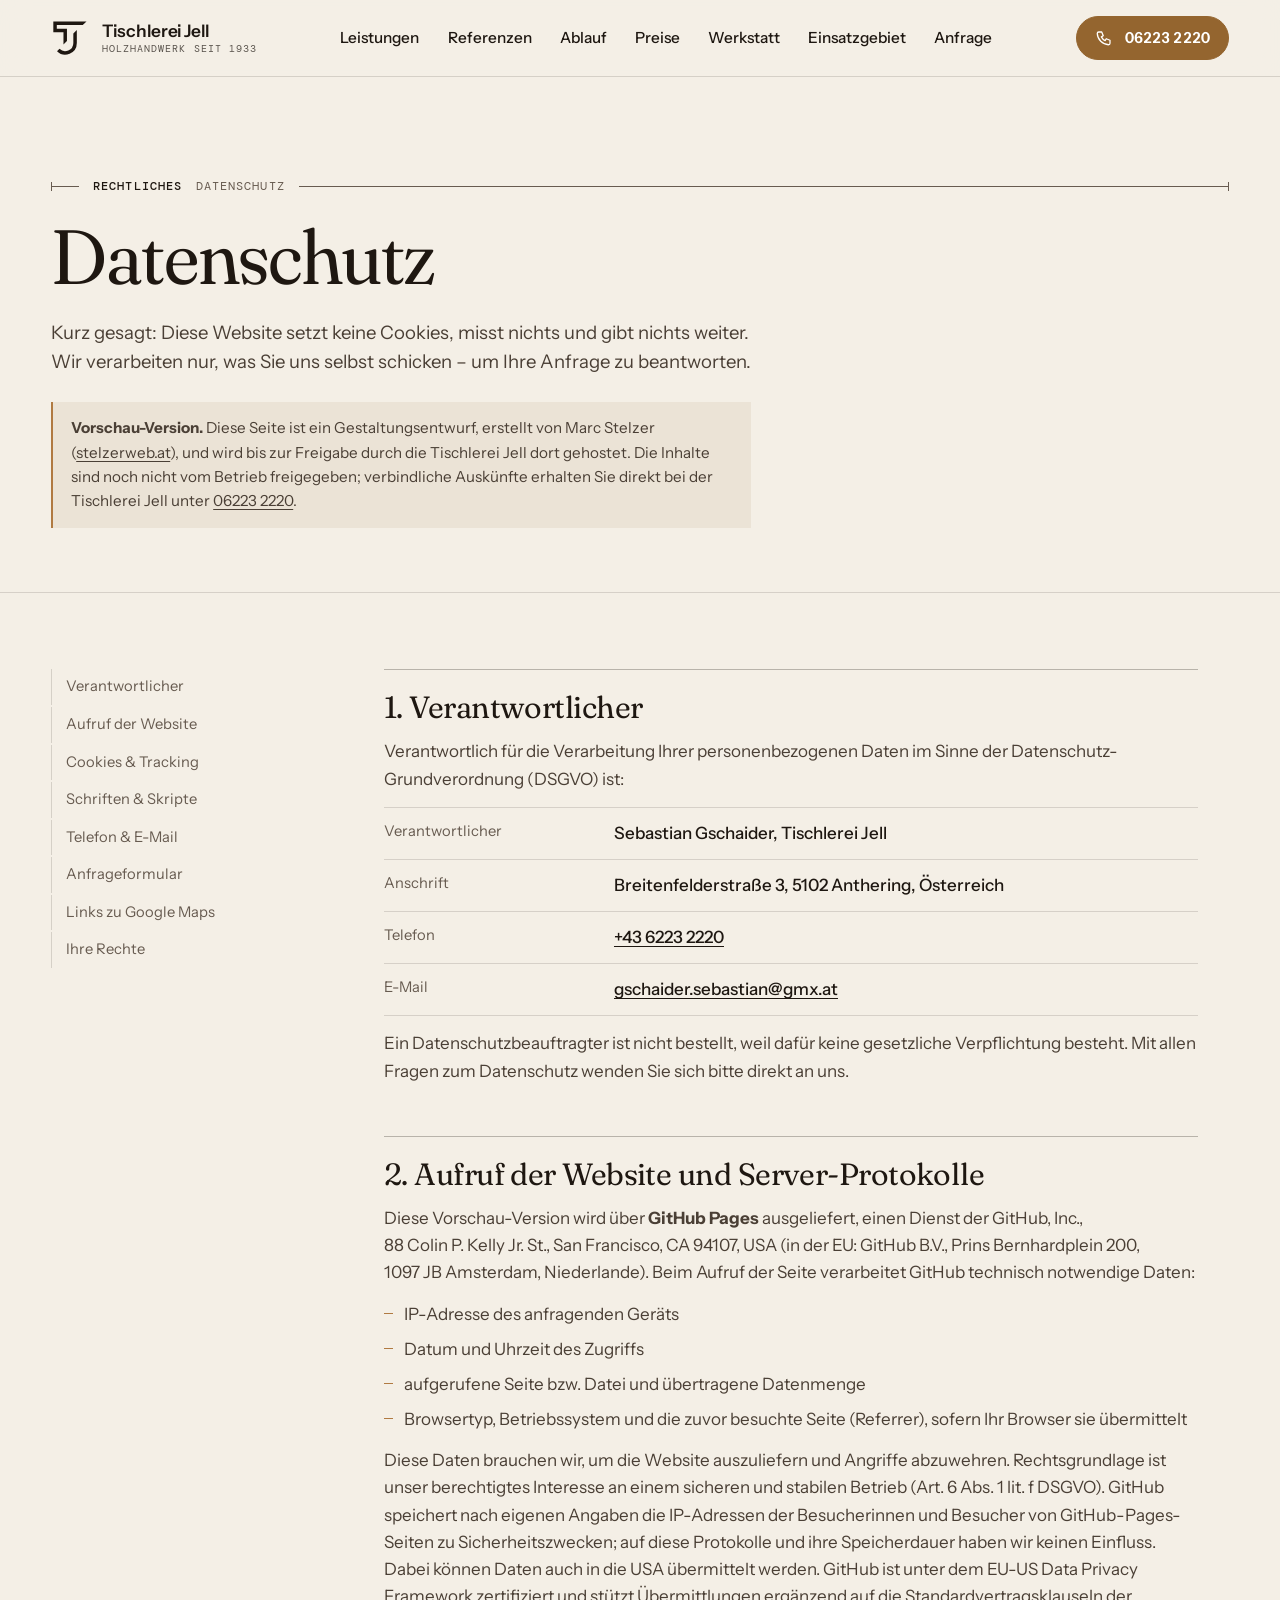
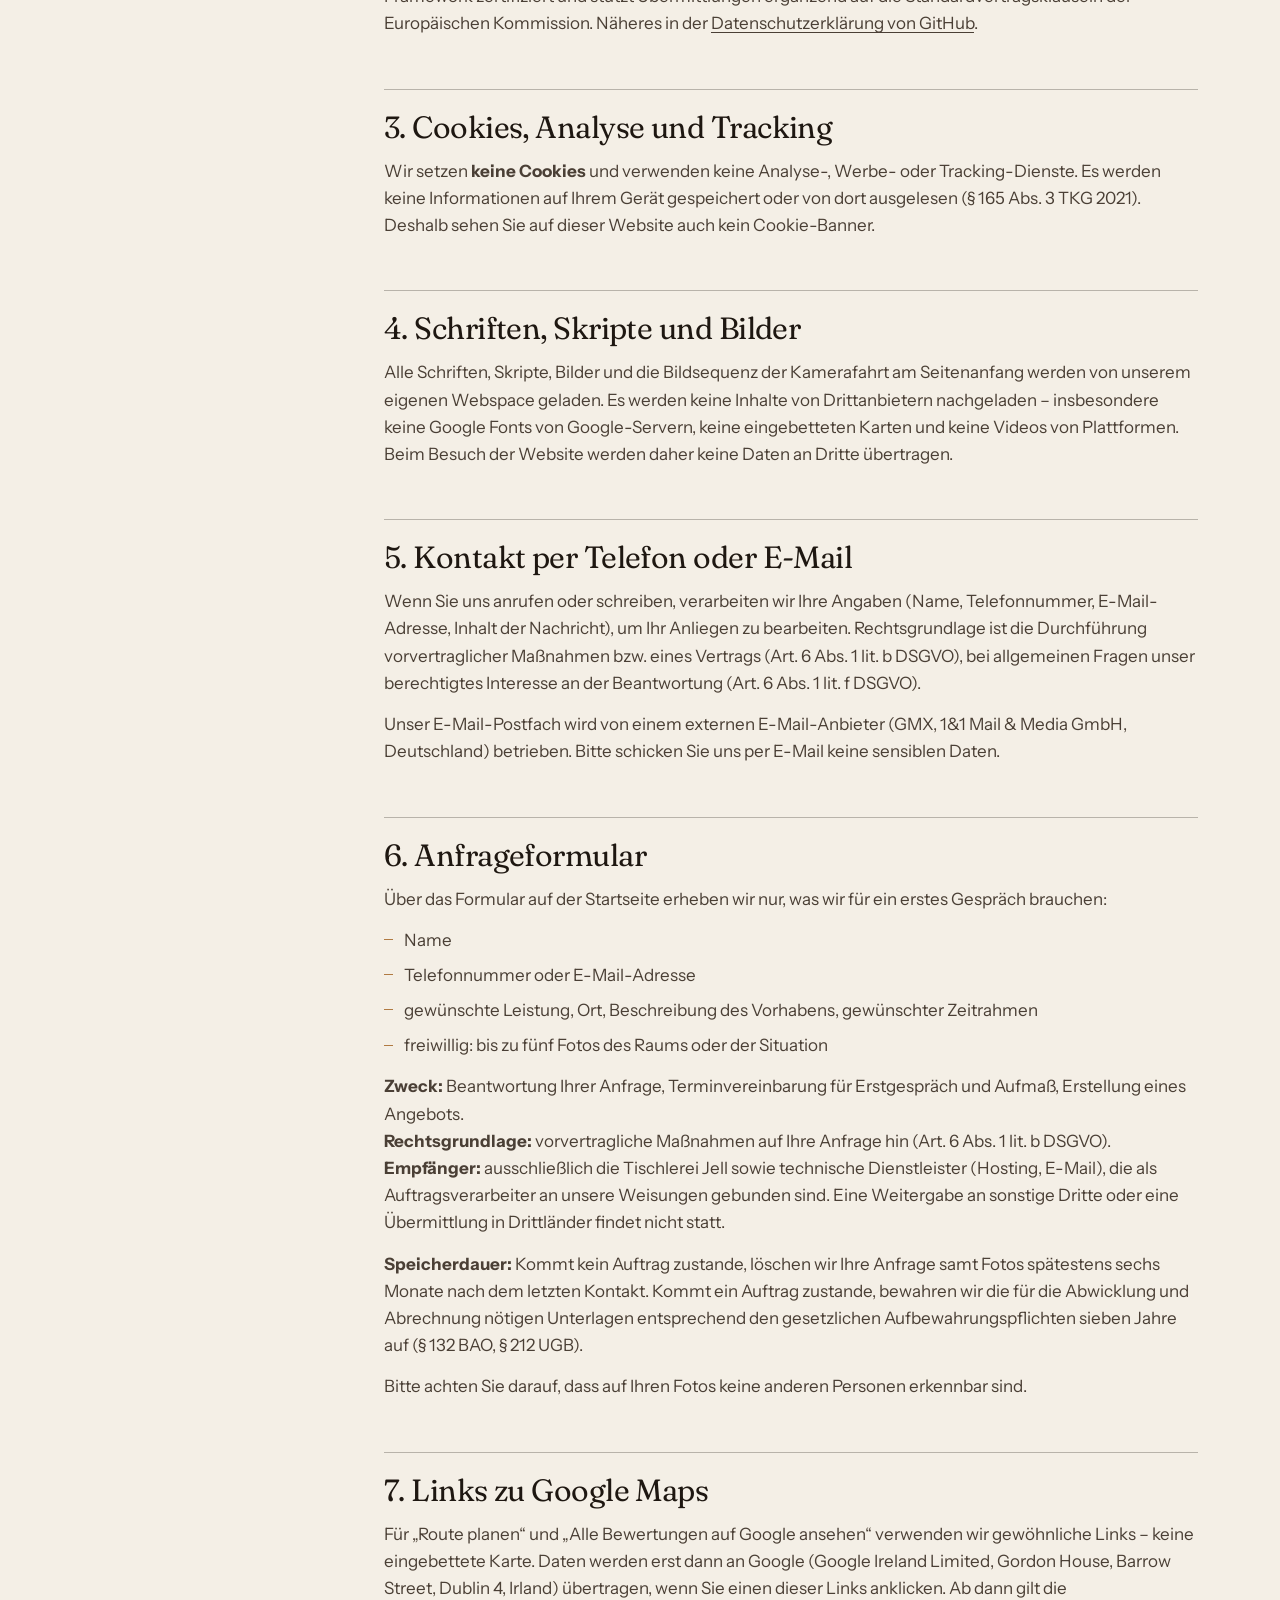
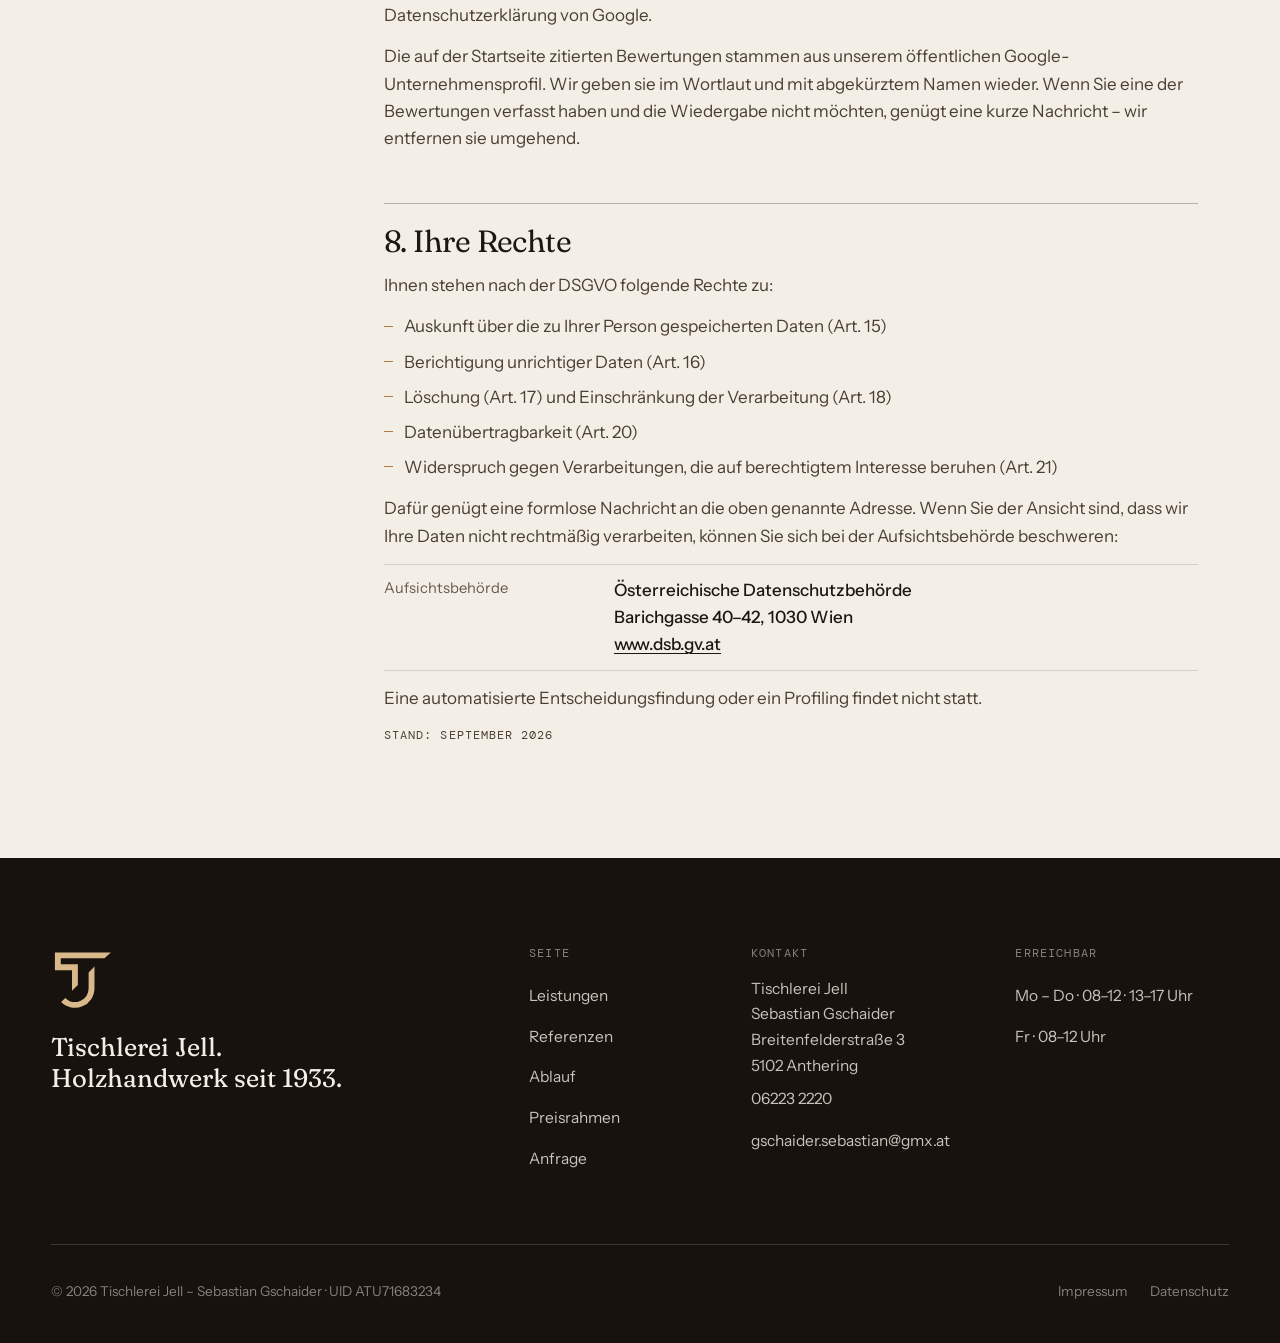
<file: datenschutz.html>
<!DOCTYPE html>
<html lang="de-AT">
<head>
  <meta charset="UTF-8" />
  <meta name="viewport" content="width=device-width, initial-scale=1.0, viewport-fit=cover" />
  <title>Datenschutz · Tischlerei Jell – Sebastian Gschaider, Anthering</title>
  <meta name="description" content="Datenschutzinformation der Tischlerei Jell: welche Daten wir verarbeiten, wozu, wie lange – und welche Rechte Sie haben." />
  <meta name="robots" content="noindex, follow" />
  <meta name="theme-color" content="#F4EFE6" />
  <meta name="format-detection" content="telephone=no" />
  <link rel="icon" type="image/svg+xml" href="assets/logo/tj-mark.svg" />
  <link rel="icon" type="image/png" sizes="64x64" href="assets/logo/favicon-64.png" />
  <!-- Schriften lokal eingebunden – keine Anfragen an Dritte -->
  <link rel="preload" href="assets/fonts/fraunces-latin-full-normal.woff2" as="font" type="font/woff2" crossorigin />
  <link rel="preload" href="assets/fonts/instrument-sans-latin-wght-normal.woff2" as="font" type="font/woff2" crossorigin />
  <link rel="stylesheet" href="assets/css/fonts.css" />
  <link rel="stylesheet" href="assets/css/styles.css" />
  <script>document.documentElement.className += " js";</script>
</head>
<body>
  <a class="skip" href="#inhalt">Zum Inhalt springen</a>
  <svg width="0" height="0" style="position:absolute" aria-hidden="true" focusable="false">
    <symbol id="i-phone" viewBox="0 0 24 24" fill="none" stroke="currentColor" stroke-width="1.7" stroke-linecap="round" stroke-linejoin="round"><path d="M5 4h4l2 5-2.5 1.5a11 11 0 0 0 5 5L15 13l5 2v4a2 2 0 0 1-2 2A16 16 0 0 1 3 6a2 2 0 0 1 2-2Z"/></symbol>
    <symbol id="tj" viewBox="0 0 524 524"><path d="M32 36H490L438 84H80V134H220V302L172 350V182H32Z"/><path d="M356 152V330A160 160 0 0 1 83 443L117 409A112 112 0 0 0 308 330V200Z"/></symbol>
  </svg>

  <header class="nav nav--page">
    <div class="wrap nav__in">
      <a class="brand" href="index.html" aria-label="Tischlerei Jell – zur Startseite">
        <svg aria-hidden="true"><use href="#tj" /></svg>
        <span class="brand__txt"><span class="brand__name">Tischlerei Jell</span><span class="brand__tag">Holzhandwerk seit 1933</span></span>
      </a>
      <nav class="nav__links" id="hauptmenue" aria-label="Hauptmenü">
        <a href="index.html#leistungen">Leistungen</a>
        <a href="index.html#referenzen">Referenzen</a>
        <a href="index.html#ablauf">Ablauf</a>
        <a href="index.html#preise">Preise</a>
        <a href="index.html#werkstatt">Werkstatt</a>
        <a href="index.html#gebiet">Einsatzgebiet</a>
        <a href="index.html#anfrage">Anfrage</a>
      </nav>
      <div class="nav__cta">
        <a class="btn btn--call btn--sm" href="tel:+4362232220" aria-label="Tischlerei Jell anrufen: 06223 2220"><svg aria-hidden="true"><use href="#i-phone" /></svg><span class="num">06223 2220</span></a>
        <button class="nav__toggle" type="button" aria-expanded="false" aria-controls="hauptmenue" aria-label="Menü öffnen"><span></span></button>
      </div>
    </div>
  </header>

  <main id="inhalt">
    <div class="page-head">
      <div class="wrap">
        <p class="dim mono"><b>Rechtliches</b> Datenschutz</p>
        <h1>Datenschutz</h1>
        <p class="lead">Kurz gesagt: Diese Website setzt keine Cookies, misst nichts und gibt nichts weiter. Wir verarbeiten nur, was Sie uns selbst schicken – um Ihre Anfrage zu beantworten.</p>
        <p class="preview-note"><strong>Vorschau-Version.</strong> Diese Seite ist ein Gestaltungsentwurf, erstellt von Marc Stelzer (<a href="https://stelzerweb.at/">stelzerweb.at</a>), und wird bis zur Freigabe durch die Tischlerei Jell dort gehostet. Die Inhalte sind noch nicht vom Betrieb freigegeben; verbindliche Auskünfte erhalten Sie direkt bei der Tischlerei Jell unter <a href="tel:+4362232220">06223 2220</a>.</p>
      </div>
    </div>

    <div class="wrap legal">
      <nav class="legal__toc" aria-label="Inhalt">
        <a href="#verantwortlich">Verantwortlicher</a>
        <a href="#aufruf">Aufruf der Website</a>
        <a href="#cookies">Cookies &amp; Tracking</a>
        <a href="#einbindungen">Schriften &amp; Skripte</a>
        <a href="#kontakt">Telefon &amp; E-Mail</a>
        <a href="#formular">Anfrageformular</a>
        <a href="#links">Links zu Google Maps</a>
        <a href="#rechte">Ihre Rechte</a>
      </nav>

      <div class="legal__body">
        <section id="verantwortlich">
          <h2>1. Verantwortlicher</h2>
          <p>Verantwortlich für die Verarbeitung Ihrer personenbezogenen Daten im Sinne der Datenschutz-Grundverordnung (DSGVO) ist:</p>
          <dl class="ldata">
            <dt>Verantwortlicher</dt><dd>Sebastian Gschaider, Tischlerei Jell</dd>
            <dt>Anschrift</dt><dd>Breitenfelderstraße 3, 5102 Anthering, Österreich</dd>
            <dt>Telefon</dt><dd><a href="tel:+4362232220">+43 6223 2220</a></dd>
            <dt>E-Mail</dt><dd><a href="mailto:gschaider.sebastian@gmx.at">gschaider.sebastian@gmx.at</a></dd>
          </dl>
          <p>Ein Datenschutzbeauftragter ist nicht bestellt, weil dafür keine gesetzliche Verpflichtung besteht. Mit allen Fragen zum Datenschutz wenden Sie sich bitte direkt an uns.</p>
        </section>

        <section id="aufruf">
          <h2>2. Aufruf der Website und Server-Protokolle</h2>
          <!-- Gilt fuer die Vorschau auf GitHub Pages. Beim Umzug auf das endgueltige Hosting an den neuen Anbieter anpassen. -->
          <p>Diese Vorschau-Version wird über <strong>GitHub Pages</strong> ausgeliefert, einen Dienst der GitHub,&nbsp;Inc., 88&nbsp;Colin&nbsp;P.&nbsp;Kelly&nbsp;Jr.&nbsp;St., San&nbsp;Francisco, CA&nbsp;94107, USA (in der EU: GitHub&nbsp;B.V., Prins Bernhardplein&nbsp;200, 1097&nbsp;JB Amsterdam, Niederlande). Beim Aufruf der Seite verarbeitet GitHub technisch notwendige Daten:</p>
          <ul>
            <li>IP-Adresse des anfragenden Geräts</li>
            <li>Datum und Uhrzeit des Zugriffs</li>
            <li>aufgerufene Seite bzw. Datei und übertragene Datenmenge</li>
            <li>Browsertyp, Betriebssystem und die zuvor besuchte Seite (Referrer), sofern Ihr Browser sie übermittelt</li>
          </ul>
          <p>Diese Daten brauchen wir, um die Website auszuliefern und Angriffe abzuwehren. Rechtsgrundlage ist unser berechtigtes Interesse an einem sicheren und stabilen Betrieb (Art.&nbsp;6 Abs.&nbsp;1 lit.&nbsp;f DSGVO). GitHub speichert nach eigenen Angaben die IP-Adressen der Besucherinnen und Besucher von GitHub-Pages-Seiten zu Sicherheitszwecken; auf diese Protokolle und ihre Speicherdauer haben wir keinen Einfluss. Dabei können Daten auch in die USA übermittelt werden. GitHub ist unter dem EU-US Data Privacy Framework zertifiziert und stützt Übermittlungen ergänzend auf die Standardvertragsklauseln der Europäischen Kommission. Näheres in der <a href="https://docs.github.com/de/site-policy/privacy-policies/github-general-privacy-statement" target="_blank" rel="noopener">Datenschutzerklärung von GitHub</a>.</p>
        </section>

        <section id="cookies">
          <h2>3. Cookies, Analyse und Tracking</h2>
          <p>Wir setzen <strong>keine Cookies</strong> und verwenden keine Analyse-, Werbe- oder Tracking-Dienste. Es werden keine Informationen auf Ihrem Gerät gespeichert oder von dort ausgelesen (§&nbsp;165 Abs.&nbsp;3 TKG&nbsp;2021). Deshalb sehen Sie auf dieser Website auch kein Cookie-Banner.</p>
        </section>

        <section id="einbindungen">
          <h2>4. Schriften, Skripte und Bilder</h2>
          <!-- Stand 17.09.2026: Schriften (assets/fonts) und Lenis (assets/js/vendor) sind lokal eingebunden; keine externen Requests. -->
          <p>Alle Schriften, Skripte, Bilder und die Bildsequenz der Kamerafahrt am Seitenanfang werden von unserem eigenen Webspace geladen. Es werden keine Inhalte von Drittanbietern nachgeladen – insbesondere keine Google Fonts von Google-Servern, keine eingebetteten Karten und keine Videos von Plattformen. Beim Besuch der Website werden daher keine Daten an Dritte übertragen.</p>
        </section>

        <section id="kontakt">
          <h2>5. Kontakt per Telefon oder E-Mail</h2>
          <p>Wenn Sie uns anrufen oder schreiben, verarbeiten wir Ihre Angaben (Name, Telefonnummer, E-Mail-Adresse, Inhalt der Nachricht), um Ihr Anliegen zu bearbeiten. Rechtsgrundlage ist die Durchführung vorvertraglicher Maßnahmen bzw. eines Vertrags (Art.&nbsp;6 Abs.&nbsp;1 lit.&nbsp;b DSGVO), bei allgemeinen Fragen unser berechtigtes Interesse an der Beantwortung (Art.&nbsp;6 Abs.&nbsp;1 lit.&nbsp;f DSGVO).</p>
          <p>Unser E-Mail-Postfach wird von einem externen E-Mail-Anbieter (GMX, 1&amp;1 Mail &amp; Media GmbH, Deutschland) betrieben. Bitte schicken Sie uns per E-Mail keine sensiblen Daten.</p>
        </section>

        <section id="formular">
          <h2>6. Anfrageformular</h2>
          <p>Über das Formular auf der Startseite erheben wir nur, was wir für ein erstes Gespräch brauchen:</p>
          <ul>
            <li>Name</li>
            <li>Telefonnummer oder E-Mail-Adresse</li>
            <li>gewünschte Leistung, Ort, Beschreibung des Vorhabens, gewünschter Zeitrahmen</li>
            <li>freiwillig: bis zu fünf Fotos des Raums oder der Situation</li>
          </ul>
          <p><strong>Zweck:</strong> Beantwortung Ihrer Anfrage, Terminvereinbarung für Erstgespräch und Aufmaß, Erstellung eines Angebots.<br />
             <strong>Rechtsgrundlage:</strong> vorvertragliche Maßnahmen auf Ihre Anfrage hin (Art.&nbsp;6 Abs.&nbsp;1 lit.&nbsp;b DSGVO).<br />
             <strong>Empfänger:</strong> ausschließlich die Tischlerei Jell sowie technische Dienstleister (Hosting, E-Mail), die als Auftragsverarbeiter an unsere Weisungen gebunden sind. Eine Weitergabe an sonstige Dritte oder eine Übermittlung in Drittländer findet nicht statt.</p>
          <p><strong>Speicherdauer:</strong> Kommt kein Auftrag zustande, löschen wir Ihre Anfrage samt Fotos spätestens sechs Monate nach dem letzten Kontakt. Kommt ein Auftrag zustande, bewahren wir die für die Abwicklung und Abrechnung nötigen Unterlagen entsprechend den gesetzlichen Aufbewahrungspflichten sieben Jahre auf (§&nbsp;132 BAO, §&nbsp;212 UGB).</p>
          <p>Bitte achten Sie darauf, dass auf Ihren Fotos keine anderen Personen erkennbar sind.</p>
        </section>

        <section id="links">
          <h2>7. Links zu Google Maps</h2>
          <p>Für „Route planen“ und „Alle Bewertungen auf Google ansehen“ verwenden wir gewöhnliche Links – keine eingebettete Karte. Daten werden erst dann an Google (Google Ireland Limited, Gordon House, Barrow Street, Dublin&nbsp;4, Irland) übertragen, wenn Sie einen dieser Links anklicken. Ab dann gilt die Datenschutzerklärung von Google.</p>
          <p>Die auf der Startseite zitierten Bewertungen stammen aus unserem öffentlichen Google-Unternehmensprofil. Wir geben sie im Wortlaut und mit abgekürztem Namen wieder. Wenn Sie eine der Bewertungen verfasst haben und die Wiedergabe nicht möchten, genügt eine kurze Nachricht – wir entfernen sie umgehend.</p>
        </section>

        <section id="rechte">
          <h2>8. Ihre Rechte</h2>
          <p>Ihnen stehen nach der DSGVO folgende Rechte zu:</p>
          <ul>
            <li>Auskunft über die zu Ihrer Person gespeicherten Daten (Art.&nbsp;15)</li>
            <li>Berichtigung unrichtiger Daten (Art.&nbsp;16)</li>
            <li>Löschung (Art.&nbsp;17) und Einschränkung der Verarbeitung (Art.&nbsp;18)</li>
            <li>Datenübertragbarkeit (Art.&nbsp;20)</li>
            <li>Widerspruch gegen Verarbeitungen, die auf berechtigtem Interesse beruhen (Art.&nbsp;21)</li>
          </ul>
          <p>Dafür genügt eine formlose Nachricht an die oben genannte Adresse. Wenn Sie der Ansicht sind, dass wir Ihre Daten nicht rechtmäßig verarbeiten, können Sie sich bei der Aufsichtsbehörde beschweren:</p>
          <dl class="ldata">
            <dt>Aufsichtsbehörde</dt><dd>Österreichische Datenschutzbehörde<br />Barichgasse 40–42, 1030 Wien<br /><a href="https://www.dsb.gv.at" target="_blank" rel="noopener">www.dsb.gv.at</a></dd>
          </dl>
          <p>Eine automatisierte Entscheidungsfindung oder ein Profiling findet nicht statt.</p>
          <p class="mono muted">Stand: September 2026</p>
        </section>
      </div>
    </div>
  </main>

  <footer class="foot">
    <div class="wrap">
      <div class="foot__top">
        <div class="foot__brand">
          <svg viewBox="0 0 524 524" aria-hidden="true"><use href="#tj" /></svg>
          <p>Tischlerei Jell. Holzhandwerk seit 1933.</p>
        </div>
        <div>
          <h2 class="foot__h">Seite</h2>
          <ul>
            <li><a href="index.html#leistungen">Leistungen</a></li>
            <li><a href="index.html#referenzen">Referenzen</a></li>
            <li><a href="index.html#ablauf">Ablauf</a></li>
            <li><a href="index.html#preise">Preisrahmen</a></li>
            <li><a href="index.html#anfrage">Anfrage</a></li>
          </ul>
        </div>
        <div>
          <h2 class="foot__h">Kontakt</h2>
          <address>Tischlerei Jell<br />Sebastian Gschaider<br />Breitenfelderstraße 3<br />5102 Anthering<br /><a href="tel:+4362232220">06223 2220</a><br /><a href="mailto:gschaider.sebastian@gmx.at">gschaider.sebastian@gmx.at</a></address>
        </div>
        <div>
          <h2 class="foot__h">Erreichbar</h2>
          <ul><li>Mo – Do · 08–12 · 13–17 Uhr</li><li>Fr · 08–12 Uhr</li></ul>
        </div>
      </div>
      <div class="foot__bot">
        <span>© <span data-year>2026</span> Tischlerei Jell – Sebastian Gschaider · UID ATU71683234</span>
        <nav aria-label="Rechtliches"><a href="impressum.html">Impressum</a><a href="datenschutz.html" aria-current="page">Datenschutz</a></nav>
      </div>
    </div>
  </footer>

  <script src="assets/js/site.js"></script>
</body>
</html>
</file>
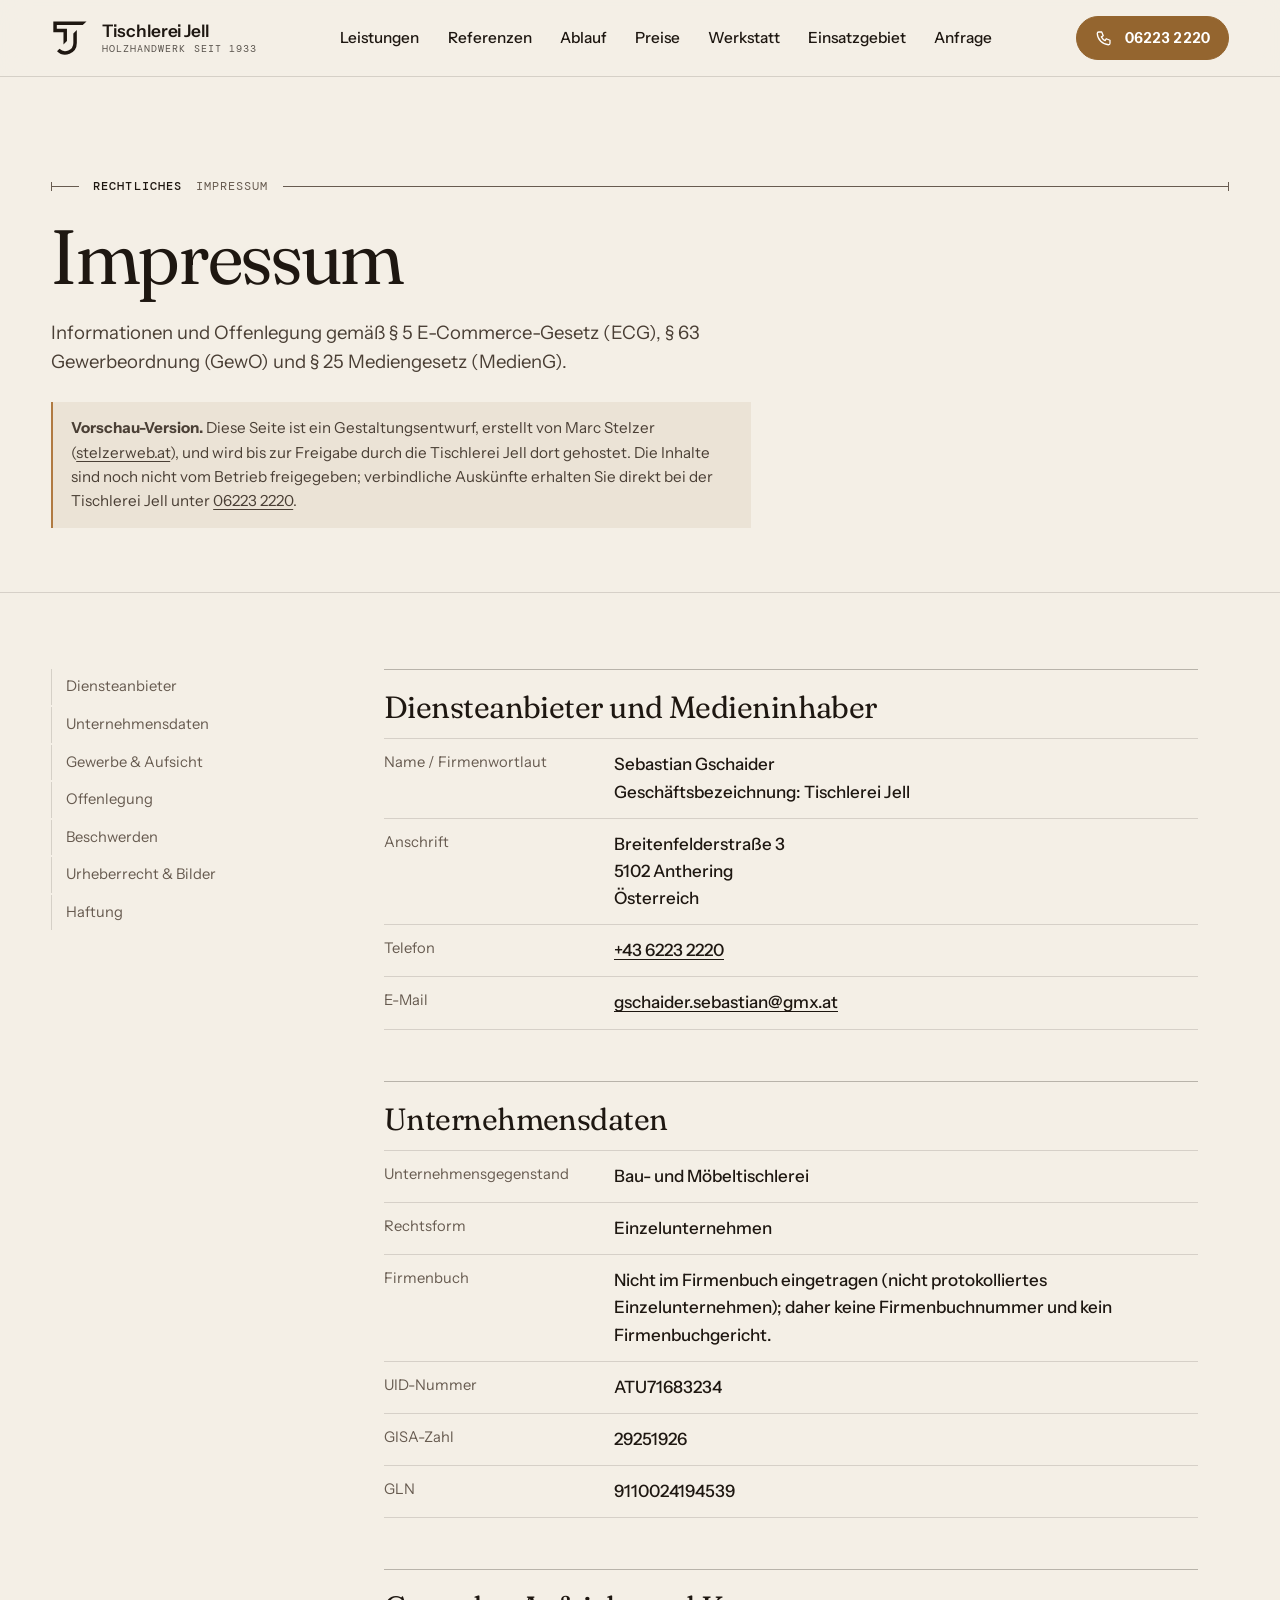
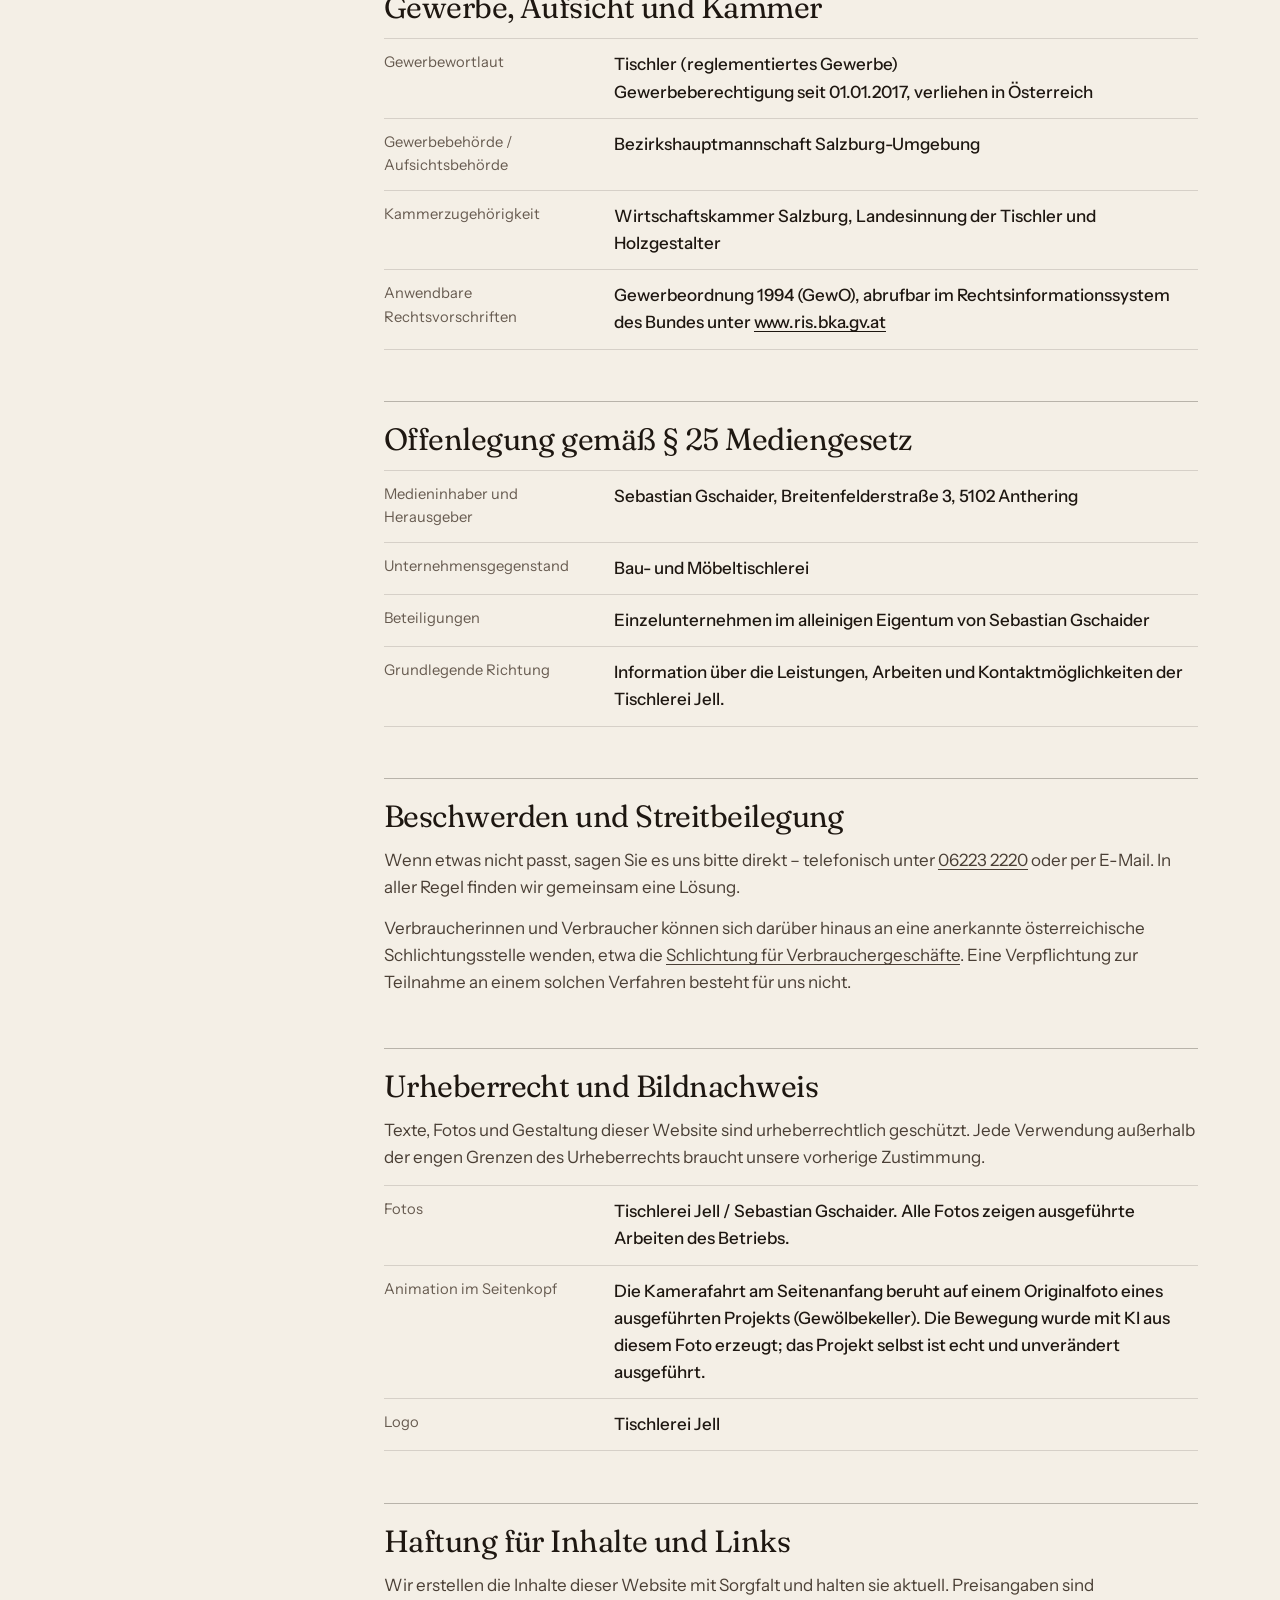
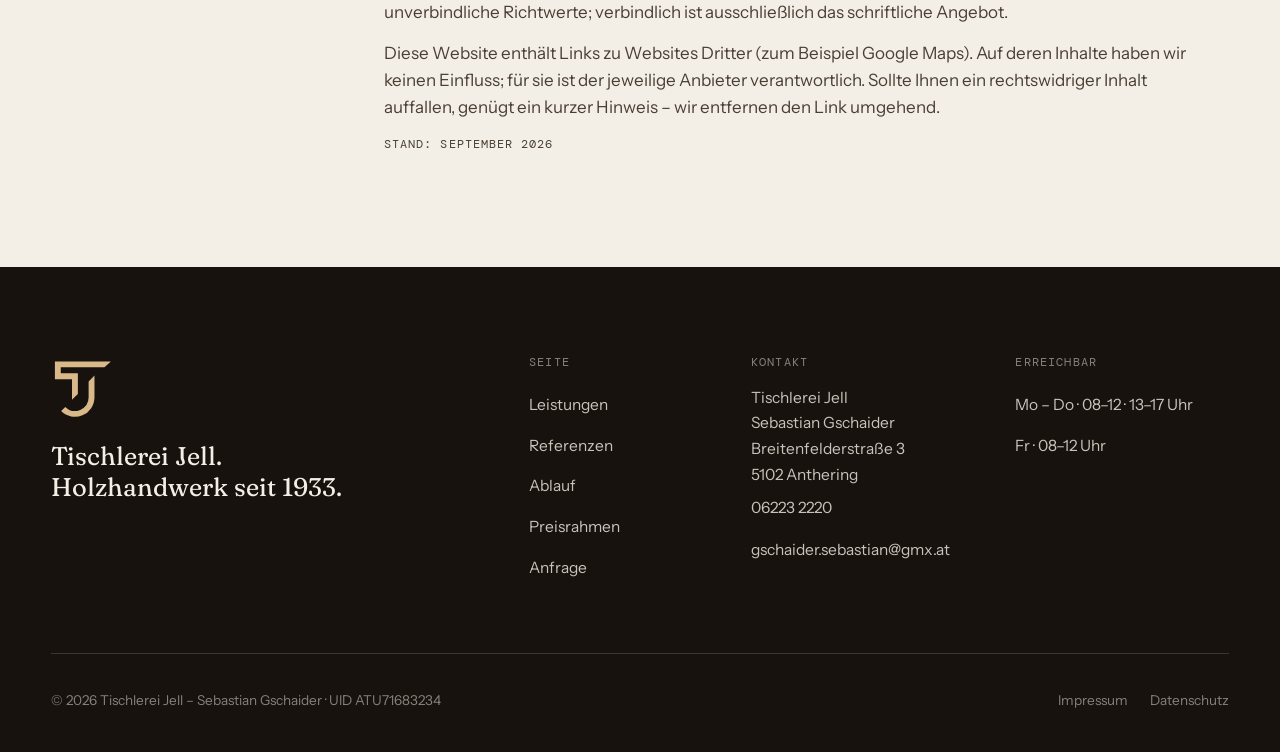
<file: impressum.html>
<!DOCTYPE html>
<html lang="de-AT">
<head>
  <meta charset="UTF-8" />
  <meta name="viewport" content="width=device-width, initial-scale=1.0, viewport-fit=cover" />
  <title>Impressum · Tischlerei Jell – Sebastian Gschaider, Anthering</title>
  <meta name="description" content="Impressum und Offenlegung der Tischlerei Jell – Sebastian Gschaider, Breitenfelderstraße 3, 5102 Anthering." />
  <meta name="robots" content="noindex, follow" />
  <meta name="theme-color" content="#F4EFE6" />
  <meta name="format-detection" content="telephone=no" />
  <link rel="icon" type="image/svg+xml" href="assets/logo/tj-mark.svg" />
  <link rel="icon" type="image/png" sizes="64x64" href="assets/logo/favicon-64.png" />
  <!-- Schriften lokal eingebunden – keine Anfragen an Dritte -->
  <link rel="preload" href="assets/fonts/fraunces-latin-full-normal.woff2" as="font" type="font/woff2" crossorigin />
  <link rel="preload" href="assets/fonts/instrument-sans-latin-wght-normal.woff2" as="font" type="font/woff2" crossorigin />
  <link rel="stylesheet" href="assets/css/fonts.css" />
  <link rel="stylesheet" href="assets/css/styles.css" />
  <script>document.documentElement.className += " js";</script>
</head>
<body>
  <a class="skip" href="#inhalt">Zum Inhalt springen</a>
  <svg width="0" height="0" style="position:absolute" aria-hidden="true" focusable="false">
    <symbol id="i-phone" viewBox="0 0 24 24" fill="none" stroke="currentColor" stroke-width="1.7" stroke-linecap="round" stroke-linejoin="round"><path d="M5 4h4l2 5-2.5 1.5a11 11 0 0 0 5 5L15 13l5 2v4a2 2 0 0 1-2 2A16 16 0 0 1 3 6a2 2 0 0 1 2-2Z"/></symbol>
    <symbol id="tj" viewBox="0 0 524 524"><path d="M32 36H490L438 84H80V134H220V302L172 350V182H32Z"/><path d="M356 152V330A160 160 0 0 1 83 443L117 409A112 112 0 0 0 308 330V200Z"/></symbol>
  </svg>

  <header class="nav nav--page">
    <div class="wrap nav__in">
      <a class="brand" href="index.html" aria-label="Tischlerei Jell – zur Startseite">
        <svg aria-hidden="true"><use href="#tj" /></svg>
        <span class="brand__txt"><span class="brand__name">Tischlerei Jell</span><span class="brand__tag">Holzhandwerk seit 1933</span></span>
      </a>
      <nav class="nav__links" id="hauptmenue" aria-label="Hauptmenü">
        <a href="index.html#leistungen">Leistungen</a>
        <a href="index.html#referenzen">Referenzen</a>
        <a href="index.html#ablauf">Ablauf</a>
        <a href="index.html#preise">Preise</a>
        <a href="index.html#werkstatt">Werkstatt</a>
        <a href="index.html#gebiet">Einsatzgebiet</a>
        <a href="index.html#anfrage">Anfrage</a>
      </nav>
      <div class="nav__cta">
        <a class="btn btn--call btn--sm" href="tel:+4362232220" aria-label="Tischlerei Jell anrufen: 06223 2220"><svg aria-hidden="true"><use href="#i-phone" /></svg><span class="num">06223 2220</span></a>
        <button class="nav__toggle" type="button" aria-expanded="false" aria-controls="hauptmenue" aria-label="Menü öffnen"><span></span></button>
      </div>
    </div>
  </header>

  <main id="inhalt">
    <div class="page-head">
      <div class="wrap">
        <p class="dim mono"><b>Rechtliches</b> Impressum</p>
        <h1>Impressum</h1>
        <p class="lead">Informationen und Offenlegung gemäß §&nbsp;5 E-Commerce-Gesetz (ECG), §&nbsp;63 Gewerbeordnung (GewO) und §&nbsp;25 Mediengesetz (MedienG).</p>
        <p class="preview-note"><strong>Vorschau-Version.</strong> Diese Seite ist ein Gestaltungsentwurf, erstellt von Marc Stelzer (<a href="https://stelzerweb.at/">stelzerweb.at</a>), und wird bis zur Freigabe durch die Tischlerei Jell dort gehostet. Die Inhalte sind noch nicht vom Betrieb freigegeben; verbindliche Auskünfte erhalten Sie direkt bei der Tischlerei Jell unter <a href="tel:+4362232220">06223 2220</a>.</p>
      </div>
    </div>

    <div class="wrap legal">
      <nav class="legal__toc" aria-label="Inhalt">
        <a href="#anbieter">Diensteanbieter</a>
        <a href="#unternehmen">Unternehmensdaten</a>
        <a href="#gewerbe">Gewerbe &amp; Aufsicht</a>
        <a href="#offenlegung">Offenlegung</a>
        <a href="#streit">Beschwerden</a>
        <a href="#urheber">Urheberrecht &amp; Bilder</a>
        <a href="#haftung">Haftung</a>
      </nav>

      <div class="legal__body">
        <section id="anbieter">
          <h2>Diensteanbieter und Medieninhaber</h2>
          <dl class="ldata">
            <dt>Name / Firmenwortlaut</dt><dd>Sebastian Gschaider<br />Geschäftsbezeichnung: Tischlerei Jell</dd>
            <dt>Anschrift</dt><dd>Breitenfelderstraße 3<br />5102 Anthering<br />Österreich</dd>
            <dt>Telefon</dt><dd><a href="tel:+4362232220">+43 6223 2220</a></dd>
            <dt>E-Mail</dt><dd><a href="mailto:gschaider.sebastian@gmx.at">gschaider.sebastian@gmx.at</a></dd>
          </dl>
        </section>

        <section id="unternehmen">
          <h2>Unternehmensdaten</h2>
          <dl class="ldata">
            <dt>Unternehmensgegenstand</dt><dd>Bau- und Möbeltischlerei</dd>
            <dt>Rechtsform</dt><dd>Einzelunternehmen</dd>
            <dt>Firmenbuch</dt><dd>Nicht im Firmenbuch eingetragen (nicht protokolliertes Einzelunternehmen); daher keine Firmenbuchnummer und kein Firmenbuchgericht.</dd>
            <dt>UID-Nummer</dt><dd>ATU71683234</dd>
            <dt>GISA-Zahl</dt><dd>29251926</dd>
            <dt>GLN</dt><dd>9110024194539</dd>
          </dl>
        </section>

        <section id="gewerbe">
          <h2>Gewerbe, Aufsicht und Kammer</h2>
          <dl class="ldata">
            <dt>Gewerbewortlaut</dt><dd>Tischler (reglementiertes Gewerbe)<br />Gewerbeberechtigung seit 01.01.2017, verliehen in Österreich</dd>
            <dt>Gewerbebehörde / Aufsichtsbehörde</dt><dd>Bezirkshauptmannschaft Salzburg-Umgebung</dd>
            <dt>Kammerzugehörigkeit</dt><dd>Wirtschaftskammer Salzburg, Landesinnung der Tischler und Holzgestalter</dd>
            <dt>Anwendbare Rechtsvorschriften</dt><dd>Gewerbeordnung 1994 (GewO), abrufbar im Rechtsinformationssystem des Bundes unter <a href="https://www.ris.bka.gv.at" target="_blank" rel="noopener">www.ris.bka.gv.at</a></dd>
          </dl>
        </section>

        <section id="offenlegung">
          <h2>Offenlegung gemäß § 25 Mediengesetz</h2>
          <dl class="ldata">
            <dt>Medieninhaber und Herausgeber</dt><dd>Sebastian Gschaider, Breitenfelderstraße 3, 5102 Anthering</dd>
            <dt>Unternehmensgegenstand</dt><dd>Bau- und Möbeltischlerei</dd>
            <dt>Beteiligungen</dt><dd>Einzelunternehmen im alleinigen Eigentum von Sebastian Gschaider</dd>
            <dt>Grundlegende Richtung</dt><dd>Information über die Leistungen, Arbeiten und Kontaktmöglichkeiten der Tischlerei Jell.</dd>
          </dl>
        </section>

        <section id="streit">
          <h2>Beschwerden und Streitbeilegung</h2>
          <p>Wenn etwas nicht passt, sagen Sie es uns bitte direkt – telefonisch unter <a href="tel:+4362232220">06223 2220</a> oder per E-Mail. In aller Regel finden wir gemeinsam eine Lösung.</p>
          <p>Verbraucherinnen und Verbraucher können sich darüber hinaus an eine anerkannte österreichische Schlichtungsstelle wenden, etwa die <a href="https://www.verbraucherschlichtung.at" target="_blank" rel="noopener">Schlichtung für Verbrauchergeschäfte</a>. Eine Verpflichtung zur Teilnahme an einem solchen Verfahren besteht für uns nicht.</p>
        </section>

        <section id="urheber">
          <h2>Urheberrecht und Bildnachweis</h2>
          <p>Texte, Fotos und Gestaltung dieser Website sind urheberrechtlich geschützt. Jede Verwendung außerhalb der engen Grenzen des Urheberrechts braucht unsere vorherige Zustimmung.</p>
          <dl class="ldata">
            <dt>Fotos</dt><dd>Tischlerei Jell / Sebastian Gschaider. Alle Fotos zeigen ausgeführte Arbeiten des Betriebs.</dd>
            <!-- Transparenzhinweis im Sinne von Art. 50 KI-Verordnung -->
            <dt>Animation im Seitenkopf</dt><dd>Die Kamerafahrt am Seitenanfang beruht auf einem Originalfoto eines ausgeführten Projekts (Gewölbekeller). Die Bewegung wurde mit KI aus diesem Foto erzeugt; das Projekt selbst ist echt und unverändert ausgeführt.</dd>
            <dt>Logo</dt><dd>Tischlerei Jell</dd>
          </dl>
        </section>

        <section id="haftung">
          <h2>Haftung für Inhalte und Links</h2>
          <p>Wir erstellen die Inhalte dieser Website mit Sorgfalt und halten sie aktuell. Preisangaben sind unverbindliche Richtwerte; verbindlich ist ausschließlich das schriftliche Angebot.</p>
          <p>Diese Website enthält Links zu Websites Dritter (zum Beispiel Google Maps). Auf deren Inhalte haben wir keinen Einfluss; für sie ist der jeweilige Anbieter verantwortlich. Sollte Ihnen ein rechtswidriger Inhalt auffallen, genügt ein kurzer Hinweis – wir entfernen den Link umgehend.</p>
          <p class="mono muted">Stand: September 2026</p>
        </section>
      </div>
    </div>
  </main>

  <footer class="foot">
    <div class="wrap">
      <div class="foot__top">
        <div class="foot__brand">
          <svg viewBox="0 0 524 524" aria-hidden="true"><use href="#tj" /></svg>
          <p>Tischlerei Jell. Holzhandwerk seit 1933.</p>
        </div>
        <div>
          <h2 class="foot__h">Seite</h2>
          <ul>
            <li><a href="index.html#leistungen">Leistungen</a></li>
            <li><a href="index.html#referenzen">Referenzen</a></li>
            <li><a href="index.html#ablauf">Ablauf</a></li>
            <li><a href="index.html#preise">Preisrahmen</a></li>
            <li><a href="index.html#anfrage">Anfrage</a></li>
          </ul>
        </div>
        <div>
          <h2 class="foot__h">Kontakt</h2>
          <address>Tischlerei Jell<br />Sebastian Gschaider<br />Breitenfelderstraße 3<br />5102 Anthering<br /><a href="tel:+4362232220">06223 2220</a><br /><a href="mailto:gschaider.sebastian@gmx.at">gschaider.sebastian@gmx.at</a></address>
        </div>
        <div>
          <h2 class="foot__h">Erreichbar</h2>
          <ul><li>Mo – Do · 08–12 · 13–17 Uhr</li><li>Fr · 08–12 Uhr</li></ul>
        </div>
      </div>
      <div class="foot__bot">
        <span>© <span data-year>2026</span> Tischlerei Jell – Sebastian Gschaider · UID ATU71683234</span>
        <nav aria-label="Rechtliches"><a href="impressum.html" aria-current="page">Impressum</a><a href="datenschutz.html">Datenschutz</a></nav>
      </div>
    </div>
  </footer>

  <script src="assets/js/site.js"></script>
</body>
</html>
</file>
<file: assets/css/fonts.css>
/* Lokal eingebundene Schriften – keine Anfragen an Google oder andere Dritte.
   Quelle: Fontsource 5.3.0 (SIL Open Font License 1.1, Lizenztexte in assets/fonts/). */

@font-face {
  font-family: "Fraunces";
  font-style: normal;
  font-weight: 100 900;
  font-display: swap;
  src: url("../fonts/fraunces-latin-full-normal.woff2") format("woff2-variations");
}
@font-face {
  font-family: "Fraunces";
  font-style: italic;
  font-weight: 100 900;
  font-display: swap;
  src: url("../fonts/fraunces-latin-full-italic.woff2") format("woff2-variations");
}
@font-face {
  font-family: "Instrument Sans";
  font-style: normal;
  font-weight: 400 700;
  font-display: swap;
  src: url("../fonts/instrument-sans-latin-wght-normal.woff2") format("woff2-variations");
}
@font-face {
  font-family: "DM Mono";
  font-style: normal;
  font-weight: 400;
  font-display: swap;
  src: url("../fonts/dm-mono-latin-400-normal.woff2") format("woff2");
}
@font-face {
  font-family: "DM Mono";
  font-style: normal;
  font-weight: 500;
  font-display: swap;
  src: url("../fonts/dm-mono-latin-500-normal.woff2") format("woff2");
}
</file>
<file: assets/css/styles.css>
/* ============================================================
   Tischlerei Jell — Stylesheet
   Aufbau: Tokens · Basis · Bausteine · Sektionen · Unterseiten · Responsive
   ============================================================ */

/* ---------- Tokens ---------- */
:root {
  --paper:      #F4EFE6;
  --paper-2:    #EBE3D6;
  --paper-3:    #E0D5C4;
  --white:      #FFFDF9;
  --ink:        #1E1711;
  --ink-2:      #4A3F35;
  --muted:      #675B50;   /* 4.5:1+ auch auf --paper-2 (kleine Mono-Labels) */
  --brand:      #3E2B14;   /* Logo-Braun */
  --oak:        #B07A42;   /* Eiche, Akzent */
  --oak-deep:   #94652F;   /* Button-Grund: Weiss darauf >= 4.5:1 */
  --oak-light:  #D9B88A;
  --night:      #17120D;
  --night-2:    #221A13;
  --line:       rgba(30, 23, 17, .14);
  --line-strong:rgba(30, 23, 17, .28);
  --line-inv:   rgba(244, 239, 230, .16);
  --ok:         #4E7A3A;
  --warn:       #A6562B;

  --font-display: "Fraunces", "Iowan Old Style", "Palatino Linotype", Georgia, serif;
  --font-body:    "Instrument Sans", "Segoe UI", system-ui, -apple-system, sans-serif;
  --font-mono:    "DM Mono", ui-monospace, "Cascadia Mono", Consolas, monospace;

  --gutter: clamp(20px, 4vw, 56px);
  --wrap:   1320px;
  --nav-h:  76px;
  --radius: 4px;
  --ease:   cubic-bezier(.2, .7, .2, 1);
}

/* ---------- Basis ---------- */
*, *::before, *::after { box-sizing: border-box; }
html { -webkit-text-size-adjust: 100%; scroll-padding-top: calc(var(--nav-h) + 12px); }
html.lenis, html.lenis body { height: auto; }
.lenis.lenis-smooth { scroll-behavior: auto !important; }
.lenis.lenis-stopped { overflow: hidden; }

body {
  margin: 0;
  background: var(--paper);
  color: var(--ink);
  font-family: var(--font-body);
  font-size: 1.0625rem;
  line-height: 1.6;
  -webkit-font-smoothing: antialiased;
  text-rendering: optimizeLegibility;
  overflow-x: hidden;
}
img, svg, canvas { display: block; max-width: 100%; }
img { height: auto; }
a { color: inherit; text-decoration-thickness: 1px; text-underline-offset: .18em; }
button, input, select, textarea { font: inherit; color: inherit; }
h1, h2, h3, h4, p, figure, blockquote, dl, dd, ul, ol { margin: 0; }
ul, ol { padding: 0; list-style: none; }
::selection { background: var(--oak); color: var(--white); }
:focus-visible { outline: 2px solid var(--oak); outline-offset: 3px; border-radius: 2px; }

.wrap { width: min(var(--wrap), 100% - 2 * var(--gutter)); margin-inline: auto; }
.skip {
  position: absolute; left: 12px; top: -60px; z-index: 200;
  background: var(--ink); color: var(--paper); padding: 10px 16px; border-radius: var(--radius);
  transition: top .2s;
}
.skip:focus { top: 12px; }
.vh { position: absolute !important; width: 1px; height: 1px; overflow: hidden; clip: rect(0 0 0 0); white-space: nowrap; }

/* ---------- Typo ---------- */
.display, h1, h2, h3 {
  font-family: var(--font-display);
  font-weight: 380;
  font-variation-settings: "SOFT" 40;
  letter-spacing: -.018em;
  line-height: 1.04;
  text-wrap: balance;
}
h1 { font-size: clamp(2.7rem, 6.4vw, 6.1rem); }
h2 { font-size: clamp(2.1rem, 4.4vw, 3.9rem); }
h3 { font-size: clamp(1.4rem, 2vw, 1.8rem); line-height: 1.12; }
em, .it { font-style: italic; font-variation-settings: "SOFT" 100; }
.lead { font-size: clamp(1.1rem, 1.45vw, 1.3rem); line-height: 1.55; color: var(--ink-2); max-width: 46ch; text-wrap: pretty; }
.mono {
  font-family: var(--font-mono); font-size: .74rem; font-weight: 400;
  letter-spacing: .09em; text-transform: uppercase; line-height: 1.4;
}
.muted { color: var(--muted); }

/* ---------- Bausteine ---------- */
/* Maßlinie: |—— (02) Leistungen ——| */
.dim {
  display: flex; align-items: center; gap: 14px; color: var(--muted);
}
.dim::before, .dim::after {
  content: ""; height: 9px; flex: 0 0 28px;
  border-left: 1px solid currentColor;
  background: linear-gradient(currentColor, currentColor) center / 100% 1px no-repeat;
}
.dim::after { flex: 1 1 auto; border-left: 0; border-right: 1px solid currentColor; }
.dim b { font-weight: 500; color: var(--ink); }
.on-dark .dim, .dim.on-dark { color: rgba(244,239,230,.55); }
.on-dark .dim b { color: var(--paper); }

/* Buttons */
.btn {
  --bg: var(--ink); --fg: var(--paper); --bd: var(--ink);
  display: inline-flex; align-items: center; justify-content: center; gap: 12px;
  min-height: 54px; padding: 0 26px;
  background: var(--bg); color: var(--fg); border: 1px solid var(--bd); border-radius: 999px;
  font-weight: 600; font-size: 1rem; letter-spacing: .005em; text-decoration: none; white-space: nowrap;
  cursor: pointer; transition: transform .25s var(--ease), background .25s, color .25s, border-color .25s;
}
.btn:hover { transform: translateY(-2px); }
.btn:active { transform: translateY(0); }
.btn svg { width: 18px; height: 18px; flex: none; }
.btn--call { --bg: var(--oak-deep); --fg: #fff; --bd: var(--oak-deep); }
.btn--call:hover { --bg: #7E5526; --bd: #7E5526; }
.btn--ghost { --bg: transparent; --fg: var(--ink); --bd: var(--line-strong); }
.btn--ghost:hover { --bg: var(--ink); --fg: var(--paper); --bd: var(--ink); }
.btn--ghost-light { --bg: rgba(255,253,249,.08); --fg: var(--paper); --bd: rgba(244,239,230,.45); -webkit-backdrop-filter: blur(6px); backdrop-filter: blur(6px); }
.btn--ghost-light:hover { --bg: var(--paper); --fg: var(--ink); --bd: var(--paper); }
.btn--sm { min-height: 44px; padding: 0 18px; font-size: .95rem; }
.btn .num { font-variant-numeric: tabular-nums; }

.link-arrow {
  display: inline-flex; align-items: center; gap: 10px; font-weight: 600; text-decoration: none;
  border-bottom: 1px solid var(--line-strong); padding: 11px 0 9px; transition: gap .25s var(--ease), border-color .25s;
}
.link-arrow:hover { gap: 16px; border-color: currentColor; }
.link-arrow svg { width: 16px; height: 16px; }

/* Chips */
.chips { display: flex; flex-wrap: wrap; gap: 8px; }
.chip {
  display: inline-flex; align-items: center; min-height: 32px; padding: 0 13px;
  border: 1px solid var(--line-strong); border-radius: 999px;
  font-size: .86rem; color: var(--ink-2); background: transparent;
}
button.chip { cursor: pointer; transition: background .2s, color .2s, border-color .2s; min-height: 40px; padding: 0 17px; font-size: .92rem; }
button.chip:hover { border-color: var(--ink); color: var(--ink); }
button.chip[aria-pressed="true"] { background: var(--ink); color: var(--paper); border-color: var(--ink); }

/* Einblenden beim Scrollen */
.js .reveal { opacity: 0; transform: translateY(26px); transition: opacity .9s var(--ease), transform .9s var(--ease); transition-delay: var(--d, 0s); }
.js .reveal.in { opacity: 1; transform: none; }

/* Sektionen allgemein */
.sec { padding-block: clamp(84px, 11vw, 168px); position: relative; }
.sec--tint { background: var(--paper-2); }
.sec--dark { background: var(--night); color: var(--paper); }
.sec--dark .lead { color: rgba(244,239,230,.72); }
.sec-head { display: grid; grid-template-columns: repeat(12, 1fr); gap: 24px var(--gutter); margin-bottom: clamp(44px, 6vw, 88px); align-items: end; }
.sec-head .dim { grid-column: 1 / -1; margin-bottom: clamp(12px, 2vw, 28px); }
.sec-head h2 { grid-column: 1 / span 7; }
.sec-head .lead { grid-column: 9 / -1; padding-bottom: .5em; }

/* ---------- Navigation ---------- */
.nav {
  position: fixed; inset: 0 0 auto 0; z-index: 100; height: var(--nav-h);
  color: var(--paper);
  transition: background .35s, color .35s, box-shadow .35s, transform .4s var(--ease);
}
.nav::before {
  content: ""; position: absolute; inset: 0 0 -40px 0; z-index: -1; pointer-events: none;
  background: linear-gradient(to bottom, rgba(23,18,13,.62), rgba(23,18,13,0));
  transition: opacity .35s;
}
.nav.is-solid { background: rgba(244,239,230,.92); color: var(--ink); -webkit-backdrop-filter: blur(14px) saturate(1.2); backdrop-filter: blur(14px) saturate(1.2); box-shadow: 0 1px 0 var(--line); }
.nav.is-solid::before { opacity: 0; }
.nav__in { height: 100%; display: flex; align-items: center; justify-content: space-between; gap: 24px; }
.brand { display: inline-flex; align-items: center; gap: 13px; text-decoration: none; min-height: 44px; }
.brand svg { width: 38px; height: 38px; fill: currentColor; flex: none; }
.brand__txt { display: grid; line-height: 1.1; }
.brand__name { font-weight: 600; font-size: 1.08rem; letter-spacing: -.005em; }
.brand__tag { font-family: var(--font-mono); font-size: .64rem; letter-spacing: .1em; text-transform: uppercase; opacity: .72; margin-top: 3px; }
.nav__links { display: flex; gap: clamp(16px, 2.2vw, 34px); }
.nav__links a { text-decoration: none; font-size: .96rem; font-weight: 500; padding: 10px 0; position: relative; }
.nav__links a::after { content: ""; position: absolute; left: 0; right: 0; bottom: 5px; height: 1px; background: currentColor; transform: scaleX(0); transform-origin: left; transition: transform .3s var(--ease); }
.nav__links a:hover::after, .nav__links a[aria-current="true"]::after { transform: scaleX(1); }
.nav__cta { display: flex; align-items: center; gap: 10px; }
.nav__toggle { display: none; width: 46px; height: 46px; border-radius: 50%; border: 1px solid currentColor; background: transparent; cursor: pointer; align-items: center; justify-content: center; opacity: .9; }
.nav__toggle span { display: block; width: 18px; height: 1.5px; background: currentColor; position: relative; transition: background .2s; }
.nav__toggle span::before, .nav__toggle span::after { content: ""; position: absolute; left: 0; width: 18px; height: 1.5px; background: currentColor; transition: transform .3s var(--ease); }
.nav__toggle span::before { top: -6px; } .nav__toggle span::after { top: 6px; }
.nav.is-open .nav__toggle span { background: transparent; }
.nav.is-open .nav__toggle span::before { transform: translateY(6px) rotate(45deg); }
.nav.is-open .nav__toggle span::after { transform: translateY(-6px) rotate(-45deg); }

/* ---------- Hero: Scroll-Kamerafahrt ---------- */
.hero { position: relative; height: 480vh; background: var(--night); color: var(--paper); }
.hero__sticky { position: sticky; top: 0; height: 100vh; height: 100svh; overflow: hidden; }
.hero canvas { position: absolute; inset: 0; width: 100%; height: 100%; }
.hero__poster { position: absolute; inset: 0; width: 100%; height: 100%; object-fit: cover; }
.hero.is-live .hero__poster { visibility: hidden; }
.hero__shade {
  position: absolute; inset: 0; pointer-events: none;
  background:
    linear-gradient(to top, rgba(23,18,13,.9) 0%, rgba(23,18,13,.55) 36%, rgba(23,18,13,0) 66%),
    linear-gradient(to right, rgba(23,18,13,.62) 0%, rgba(23,18,13,0) 62%);
}
.hero__grid { position: absolute; inset: 0; pointer-events: none; opacity: .5; }
.hero__grid i { position: absolute; width: 17px; height: 17px; opacity: .7;
  background: linear-gradient(var(--paper), var(--paper)) center / 100% 1px no-repeat, linear-gradient(var(--paper), var(--paper)) center / 1px 100% no-repeat; }
.hero__grid i:nth-child(1) { left: var(--gutter); top: calc(var(--nav-h) + 22px); }
.hero__grid i:nth-child(2) { right: var(--gutter); top: calc(var(--nav-h) + 22px); }

.hero__body {
  position: absolute; inset: auto 0 0 0; padding-bottom: clamp(28px, 5vh, 64px);
  display: grid; gap: clamp(20px, 3vh, 34px);
}
.hero__eyebrow { display: flex; flex-wrap: wrap; align-items: center; gap: 10px 18px; }
.hero__eyebrow .mono { color: rgba(244,239,230,.82); }
.status { display: inline-flex; align-items: center; gap: 9px; padding: 6px 13px 6px 11px; border-radius: 999px; background: rgba(23,18,13,.5); border: 1px solid rgba(244,239,230,.2); -webkit-backdrop-filter: blur(8px); backdrop-filter: blur(8px); font-size: .84rem; font-weight: 500; }
.status i { width: 8px; height: 8px; border-radius: 50%; background: #C9BFB2; flex: none; }
.status.is-open i { background: #7FD16A; box-shadow: 0 0 0 0 rgba(127,209,106,.6); animation: pulse 2.4s infinite; }
@keyframes pulse { 70% { box-shadow: 0 0 0 9px rgba(127,209,106,0); } 100% { box-shadow: 0 0 0 0 rgba(127,209,106,0); } }

.hero__lines { display: grid; max-width: 17ch; font-size: clamp(2.7rem, 6.4vw, 6.1rem); }
.hero__lines > * { grid-area: 1 / 1; align-self: end; font-size: inherit; will-change: opacity, transform; }
.hero__lines .reveal-line:not(:first-child) { opacity: 0; }
.hero__sub { max-width: 44ch; font-size: clamp(1.05rem, 1.4vw, 1.25rem); line-height: 1.5; color: rgba(244,239,230,.86); }
.hero__cta { display: flex; flex-wrap: wrap; gap: 12px; align-items: center; }
.hero__cta .btn--call { min-height: 60px; padding: 0 30px; font-size: 1.08rem; box-shadow: 0 14px 40px -14px rgba(0,0,0,.7); }
.hero__foot { display: flex; align-items: end; justify-content: space-between; gap: 28px; border-top: 1px solid var(--line-inv); padding-top: 16px; }
.hero__caption { font-size: .82rem; color: rgba(244,239,230,.66); max-width: 58ch; line-height: 1.45; }
.ruler { flex: 0 0 min(340px, 34vw); display: grid; gap: 7px; }
.ruler__bar { height: 12px; position: relative;
  background: repeating-linear-gradient(to right, rgba(244,239,230,.55) 0 1px, transparent 1px 10%), repeating-linear-gradient(to right, rgba(244,239,230,.3) 0 1px, transparent 1px 2%);
  background-size: 100% 100%, 100% 50%; background-repeat: no-repeat; background-position: 0 0, 0 100%;
  border-right: 1px solid rgba(244,239,230,.55); }
.ruler__fill { position: absolute; left: 0; bottom: -4px; height: 2px; width: 100%; background: var(--oak-light); transform-origin: left; transform: scaleX(0); }
.ruler__lab { display: flex; justify-content: space-between; color: rgba(244,239,230,.6); }
.scroll-hint { position: absolute; right: var(--gutter); top: 50%; writing-mode: vertical-rl; transform: translateY(-50%); display: flex; align-items: center; gap: 12px; color: rgba(244,239,230,.75); transition: opacity .4s; }
.scroll-hint::after { content: ""; width: 1px; height: 54px; background: linear-gradient(to bottom, currentColor, transparent); animation: drip 2.2s var(--ease) infinite; transform-origin: top; }
@keyframes drip { 0% { transform: scaleY(0); } 55% { transform: scaleY(1); opacity: 1; } 100% { transform: scaleY(1); opacity: 0; } }

/* ---------- Vertrauensleiste ---------- */
.trust { border-bottom: 1px solid var(--line); background: var(--paper); }
.trust__in { display: grid; grid-template-columns: repeat(4, 1fr); }
.trust__item { padding: clamp(24px, 3vw, 40px) clamp(14px, 2vw, 32px); border-left: 1px solid var(--line); display: grid; gap: 6px; align-content: start; }
.trust__item:first-child { border-left: 0; padding-left: 0; }
.trust__big { font-family: var(--font-display); font-size: clamp(1.7rem, 2.6vw, 2.5rem); line-height: 1; letter-spacing: -.02em; font-variation-settings: "SOFT" 40; display: flex; align-items: baseline; gap: 8px; }
.trust__big .stars { color: var(--oak); font-size: .5em; letter-spacing: .08em; transform: translateY(-.35em); }
.trust__item p { font-size: .94rem; color: var(--ink-2); line-height: 1.4; }

/* Laufband */
.marquee { overflow: hidden; border-bottom: 1px solid var(--line); padding: 20px 0; background: var(--paper); }
.marquee__track { display: flex; width: max-content; gap: 0; animation: marquee 46s linear infinite; }
.marquee:hover .marquee__track { animation-play-state: paused; }
.marquee__track span { font-family: var(--font-display); font-size: clamp(1.15rem, 1.8vw, 1.6rem); font-style: italic; font-variation-settings: "SOFT" 100; color: var(--ink-2); padding: 0 22px; display: inline-flex; align-items: center; gap: 44px; white-space: nowrap; }
.marquee__track span::after { content: ""; width: 7px; height: 7px; border: 1px solid var(--oak); transform: rotate(45deg); }
@keyframes marquee { to { transform: translateX(-50%); } }

/* ---------- Leistungen ---------- */
.svc-grid { display: grid; grid-template-columns: repeat(12, 1fr); gap: clamp(40px, 5vw, 80px) var(--gutter); }
.svc { grid-column: span 5; display: grid; gap: 22px; align-content: start; }
.svc--wide { grid-column: span 7; }
.svc__img { height: clamp(300px, 36vw, 560px); overflow: hidden; border-radius: var(--radius); background: var(--paper-3); position: relative; }
.svc__img img { width: 100%; height: 100%; object-fit: cover; transition: transform 1.2s var(--ease); }
.svc:hover .svc__img img { transform: scale(1.035); }
.svc__no { position: absolute; left: 14px; top: 14px; background: var(--paper); color: var(--ink); padding: 5px 10px; border-radius: 2px; }
.svc__head { display: flex; justify-content: space-between; align-items: baseline; gap: 16px; border-top: 1px solid var(--line-strong); padding-top: 16px; }
.svc__body { display: grid; gap: 16px; max-width: 56ch; }
.svc__body p { color: var(--ink-2); }

/* ---------- Referenzen ---------- */
.ref-tools { display: flex; flex-wrap: wrap; gap: 14px 24px; justify-content: space-between; align-items: center; margin-bottom: clamp(32px, 4vw, 56px); }
.ref-grid { display: grid; grid-template-columns: repeat(2, 1fr); gap: clamp(56px, 7vw, 112px) var(--gutter); }
.ref { display: grid; gap: 26px; align-content: start; }
.ref[hidden] { display: none; }
.ref--feature { grid-column: 1 / -1; grid-template-columns: 7fr 5fr; gap: var(--gutter); align-items: end; }
.ref__media { position: relative; }
.ref__main { aspect-ratio: 4 / 3; overflow: hidden; border-radius: var(--radius); background: var(--paper-3); }
.ref__main img { width: 100%; height: 100%; object-fit: cover; transition: opacity .35s; }
.ref__detail {
  position: absolute; right: -14px; bottom: -22px; width: 34%; aspect-ratio: 1; padding: 0; overflow: hidden;
  border: 5px solid var(--paper); border-radius: var(--radius); background: var(--paper-3); cursor: zoom-in;
  box-shadow: 0 18px 40px -18px rgba(30,23,17,.55); transition: transform .4s var(--ease);
}
.sec--tint .ref__detail { border-color: var(--paper-2); }
.ref__detail:hover { transform: translateY(-4px) scale(1.02); }
.ref__detail img { width: 100%; height: 100%; object-fit: cover; }
.ref__detail .mono { position: absolute; left: 6px; bottom: 6px; background: var(--paper); color: var(--ink); padding: 3px 7px; font-size: .62rem; border-radius: 2px; }
.ref__tag { position: absolute; left: 14px; top: 14px; background: var(--paper); padding: 5px 10px; border-radius: 2px; }
.ref__thumbs { display: flex; gap: 8px; margin-top: 10px; }
.ref__thumbs button { width: 64px; height: 48px; padding: 0; border: 1px solid var(--line); border-radius: 3px; overflow: hidden; cursor: pointer; opacity: .6; transition: opacity .2s, border-color .2s; background: none; }
.ref__thumbs button[aria-pressed="true"], .ref__thumbs button:hover { opacity: 1; border-color: var(--ink); }
.ref__thumbs img { width: 100%; height: 100%; object-fit: cover; }
.ref__txt { display: grid; gap: 20px; }
.ref__txt h3 { max-width: 20ch; }
.facts { display: grid; grid-template-columns: 1fr 1fr; gap: 0 28px; border-top: 1px solid var(--line-strong); }
.facts > div { padding: 14px 0 16px; border-bottom: 1px solid var(--line); display: grid; gap: 5px; align-content: start; }
.facts dt { color: var(--muted); }
.facts dd { font-size: .98rem; line-height: 1.5; color: var(--ink-2); }
.ref--feature .facts { grid-template-columns: 1fr; }
.ref-note { margin-top: clamp(48px, 6vw, 88px); display: flex; flex-wrap: wrap; gap: 18px 32px; align-items: center; justify-content: space-between; border-top: 1px solid var(--line-strong); padding-top: 26px; }

/* ---------- Ablauf ---------- */
.steps { display: grid; grid-template-columns: repeat(5, 1fr); counter-reset: step; position: relative; }
.steps::before { content: ""; position: absolute; left: 0; right: 0; top: 21px; height: 1px; background: var(--line-inv); }
.step { position: relative; padding: 0 clamp(14px, 1.8vw, 28px) 0 0; display: grid; gap: 16px; align-content: start; }
.step__no { width: 43px; height: 43px; border-radius: 50%; display: grid; place-items: center; background: var(--night); border: 1px solid rgba(244,239,230,.4); font-family: var(--font-mono); font-size: .8rem; position: relative; z-index: 1; transition: background .5s, color .5s, border-color .5s; }
.step.in .step__no { background: var(--oak-light); color: var(--night); border-color: var(--oak-light); }
.step h3 { font-size: clamp(1.25rem, 1.7vw, 1.55rem); margin-top: 14px; }
.step p { font-size: .97rem; color: rgba(244,239,230,.72); line-height: 1.55; }
.step .free { justify-self: start; display: inline-flex; align-items: center; gap: 8px; color: var(--oak-light); border: 1px solid rgba(217,184,138,.4); border-radius: 999px; padding: 4px 12px; }
.steps-foot { margin-top: clamp(48px, 6vw, 80px); padding-top: 28px; border-top: 1px solid var(--line-inv); display: flex; flex-wrap: wrap; gap: 20px 40px; justify-content: space-between; align-items: center; }
.steps-foot p { font-family: var(--font-display); font-size: clamp(1.3rem, 2.2vw, 1.9rem); font-style: italic; font-variation-settings: "SOFT" 100; max-width: 30ch; line-height: 1.25; }

/* ---------- Preisrahmen ---------- */
.price-layout { display: grid; grid-template-columns: 8fr 4fr; gap: var(--gutter); align-items: start; }
.ptable { border-top: 1px solid var(--line-strong); }
.prow { display: grid; grid-template-columns: 1.25fr 1.2fr .9fr; gap: 8px 24px; align-items: baseline; padding: 20px 0; border-bottom: 1px solid var(--line); transition: background .3s, padding .3s var(--ease); }
.prow:not(.prow--head):hover { background: rgba(176,122,66,.07); padding-inline: 12px; }
.prow--head { padding: 12px 0; color: var(--muted); }
.prow__name strong { display: block; font-family: var(--font-display); font-weight: 380; font-variation-settings: "SOFT" 40; font-size: clamp(1.15rem, 1.5vw, 1.4rem); letter-spacing: -.018em; line-height: 1.12; }
.prow__name small { display: block; font-family: var(--font-body); font-size: .86rem; color: var(--muted); letter-spacing: 0; margin-top: 5px; font-weight: 400; line-height: 1.4; }
.prow .amount { font-family: var(--font-display); font-size: clamp(1.15rem, 1.6vw, 1.5rem); font-variant-numeric: tabular-nums lining-nums; letter-spacing: -.01em; }
.prow .weeks { font-family: var(--font-mono); font-size: .86rem; color: var(--ink-2); }
.price-note { font-size: .9rem; color: var(--muted); margin-top: 18px; max-width: 70ch; }
.promise { position: sticky; top: calc(var(--nav-h) + 24px); background: var(--brand); color: var(--paper); border-radius: var(--radius); padding: clamp(26px, 3vw, 40px); display: grid; gap: 18px; }
.promise .mono { color: var(--oak-light); }
.promise p.big { font-family: var(--font-display); font-size: clamp(1.5rem, 2.2vw, 2rem); line-height: 1.15; font-variation-settings: "SOFT" 60; }
.promise p { color: rgba(244,239,230,.8); font-size: .97rem; }
.promise .btn { justify-self: start; }

/* ---------- Das Gesicht ---------- */
.face { display: grid; grid-template-columns: 5fr 7fr; gap: var(--gutter); align-items: start; }
.face__media { display: grid; grid-template-columns: 1fr 1fr; gap: 14px; position: sticky; top: calc(var(--nav-h) + 24px); }
.portrait { grid-column: 1 / -1; aspect-ratio: 4 / 3.2; border-radius: var(--radius); overflow: hidden; background: var(--brand); color: var(--oak-light); position: relative; display: grid; place-items: center; }
.portrait img { width: 100%; height: 100%; object-fit: cover; }
.portrait svg { width: 34%; fill: currentColor; opacity: .9; }
.portrait figcaption { position: absolute; left: 14px; bottom: 12px; right: 14px; color: rgba(244,239,230,.75); }
.face__media .tile { aspect-ratio: 1; border-radius: var(--radius); overflow: hidden; background: var(--paper-3); }
.face__media .tile img { width: 100%; height: 100%; object-fit: cover; }
.face__txt { display: grid; gap: 26px; }
.face__txt .lead { max-width: 54ch; }
.face__txt p { max-width: 60ch; color: var(--ink-2); }
.pull { font-family: var(--font-display); font-style: italic; font-variation-settings: "SOFT" 100; font-size: clamp(1.5rem, 2.4vw, 2.2rem); line-height: 1.22; color: var(--ink); border-left: 2px solid var(--oak); padding-left: 22px; max-width: 26ch; }
.idcard { border-top: 1px solid var(--line-strong); display: grid; grid-template-columns: 1fr 1fr; gap: 0 28px; }
.idcard > div { padding: 13px 0; border-bottom: 1px solid var(--line); display: grid; gap: 3px; }
.idcard dt { color: var(--muted); }
.idcard dd { font-weight: 500; }

/* ---------- Einsatzgebiet ---------- */
.area { display: grid; grid-template-columns: 6fr 6fr; gap: var(--gutter); align-items: center; }
.places { columns: 3; column-gap: 28px; margin-top: 8px; }
.places li { break-inside: avoid; padding: 9px 0; border-bottom: 1px solid var(--line); font-size: .98rem; display: flex; justify-content: space-between; gap: 10px; }
.places li span { color: var(--muted); font-family: var(--font-mono); font-size: .72rem; align-self: center; }
.places li.home { font-weight: 600; }
.area__txt { display: grid; gap: 24px; }
.map { position: relative; aspect-ratio: 1 / 1.04; background: var(--paper); border: 1px solid var(--line); border-radius: var(--radius); overflow: hidden; }
.map svg { width: 100%; height: 100%; }
.map .ring { fill: none; stroke: var(--oak); stroke-width: 1; stroke-dasharray: 3 5; opacity: .7; }
.map .ring--fill { fill: rgba(176,122,66,.07); stroke: none; }
.map .river { fill: none; stroke: #9FB5BD; stroke-width: 4; stroke-linejoin: round; stroke-linecap: round; opacity: .55; }
.map .lake { fill: #9FB5BD; opacity: .45; }
.map .border { fill: none; stroke: var(--line-strong); stroke-width: 1; stroke-dasharray: 8 4 2 4; }
.map .pt { fill: var(--ink); }
.map .pt--home { fill: var(--oak); }
.map .pulse { fill: none; stroke: var(--oak); stroke-width: 1.5; transform-origin: center; transform-box: fill-box; animation: mapPulse 2.8s var(--ease) infinite; }
@keyframes mapPulse { from { transform: scale(.6); opacity: .9; } to { transform: scale(3.4); opacity: 0; } }
.map text { font-family: var(--font-body); font-size: 15px; fill: var(--ink-2);
  /* Freisteller: Ring und Fluss werden hinter der Schrift unterbrochen (Kartengrund = Papier + 7 % Eiche) */
  paint-order: stroke fill; stroke: #EFE7DB; stroke-width: 5px; stroke-linejoin: round; }
.map text.home { font-weight: 600; font-size: 17px; fill: var(--ink); }
.map text.lab { font-family: var(--font-mono); font-size: 11px; letter-spacing: .08em; fill: var(--muted); text-transform: uppercase; }
.map text.city { font-weight: 600; fill: var(--ink); }

/* ---------- Bewertungen ---------- */
.rev-head { display: grid; grid-template-columns: 5fr 7fr; gap: var(--gutter); align-items: end; margin-bottom: clamp(44px, 6vw, 80px); }
.score { display: flex; align-items: end; gap: 22px; }
.score__num { font-family: var(--font-display); font-size: clamp(5rem, 11vw, 10rem); line-height: .82; letter-spacing: -.04em; font-variation-settings: "SOFT" 30; }
.score__meta { display: grid; gap: 6px; padding-bottom: 8px; }
.stars { color: var(--oak-light); letter-spacing: .14em; font-size: 1.25rem; }
.rev-grid { display: grid; grid-template-columns: 1.35fr 1fr 1fr; gap: 0; border-top: 1px solid var(--line-inv); border-bottom: 1px solid var(--line-inv); }
.rev { padding: clamp(26px, 3vw, 44px) clamp(18px, 2.4vw, 40px); border-left: 1px solid var(--line-inv); display: grid; gap: 26px; align-content: space-between; }
.rev:first-child { border-left: 0; padding-left: 0; }
.rev blockquote { font-family: var(--font-display); font-size: clamp(1.3rem, 1.9vw, 1.75rem); line-height: 1.28; font-variation-settings: "SOFT" 60; letter-spacing: -.01em; }
.rev:first-child blockquote { font-size: clamp(1.5rem, 2.5vw, 2.3rem); }
.rev blockquote::before { content: "„"; color: var(--oak-light); }
.rev blockquote::after { content: "“"; color: var(--oak-light); }
.rev footer { display: grid; gap: 4px; }
.rev footer b { font-weight: 600; }
.rev footer .mono { color: rgba(244,239,230,.55); }
.rev-foot { margin-top: 30px; display: flex; flex-wrap: wrap; gap: 18px 36px; align-items: center; justify-content: space-between; }
.rev-foot .chips .chip { border-color: rgba(244,239,230,.3); color: rgba(244,239,230,.85); }
.rev-foot .link-arrow { border-color: rgba(244,239,230,.35); }

/* ---------- Anfrage ---------- */
.contact { display: grid; grid-template-columns: 7fr 5fr; gap: var(--gutter); align-items: start; }
.form { display: grid; grid-template-columns: 1fr 1fr; gap: 22px 20px; background: var(--white); border: 1px solid var(--line); border-radius: var(--radius); padding: clamp(22px, 3.4vw, 48px); }
.field { display: grid; gap: 8px; align-content: start; }
.field--full { grid-column: 1 / -1; }
.field label, .field legend { font-size: .9rem; font-weight: 600; padding: 0; }
.field label small, .field legend small { font-weight: 400; color: var(--muted); }
.field input, .field select, .field textarea {
  width: 100%; min-height: 52px; padding: 13px 15px; background: var(--paper); border: 1px solid var(--line-strong); border-radius: var(--radius);
  font-size: 1rem; line-height: 1.4; transition: border-color .2s, box-shadow .2s, background .2s; appearance: none;
}
.field select { background-image: url("data:image/svg+xml,%3Csvg xmlns='http://www.w3.org/2000/svg' width='14' height='9' fill='none' stroke='%231E1711' stroke-width='1.6'%3E%3Cpath d='M1 1.5l6 6 6-6'/%3E%3C/svg%3E"); background-repeat: no-repeat; background-position: right 16px center; padding-right: 42px; }
.field textarea { min-height: 112px; resize: vertical; }
.field input:hover, .field select:hover, .field textarea:hover { border-color: var(--ink-2); }
.field input:focus, .field select:focus, .field textarea:focus { outline: none; border-color: var(--oak); box-shadow: 0 0 0 3px rgba(176,122,66,.2); background: var(--white); }
.field .err { color: var(--warn); font-size: .85rem; min-height: 0; display: none; }
.field.has-err input, .field.has-err select, .field.has-err textarea { border-color: var(--warn); }
.field.has-err .err { display: block; }
.upload { position: relative; border: 1px dashed var(--line-strong); border-radius: var(--radius); padding: 18px; display: flex; align-items: center; gap: 14px; background: var(--paper); transition: border-color .2s, background .2s; }
.upload:hover, .upload.is-drag { border-color: var(--oak); background: rgba(176,122,66,.06); }
.upload input { position: absolute; inset: 0; opacity: 0; cursor: pointer; min-height: 0; }
.upload svg { width: 26px; height: 26px; flex: none; color: var(--oak); }
.upload__txt { font-size: .94rem; color: var(--ink-2); line-height: 1.4; }
.upload__txt b { color: var(--ink); }
.consent { display: flex; gap: 12px; align-items: flex-start; font-size: .9rem; color: var(--ink-2); line-height: 1.45; }
.consent input { width: 22px; height: 22px; min-height: 0; margin-top: 1px; accent-color: var(--brand); flex: none; appearance: auto; }
.form__foot { grid-column: 1 / -1; display: flex; flex-wrap: wrap; gap: 16px 24px; align-items: center; justify-content: space-between; border-top: 1px solid var(--line); padding-top: 22px; }
.form__promise { font-size: .95rem; color: var(--ink-2); max-width: 40ch; line-height: 1.45; }
.form__promise b { color: var(--ink); }
.form__error { grid-column: 1 / -1; color: var(--warn); font-size: .95rem; }
.form__error[hidden] { display: none; }
.hp { position: absolute; left: -9999px; }
.form-ok { grid-column: 1 / -1; display: none; gap: 14px; padding: 8px 0; }
.form.is-sent > *:not(.form-ok) { display: none; }
.form.is-sent .form-ok { display: grid; }
.form-ok h3 { font-size: clamp(1.6rem, 2.4vw, 2.2rem); }
.form__demo { margin-top: 6px; padding: 14px 16px; border: 1px solid var(--warn); border-radius: var(--radius); background: rgba(166,86,43,.07); font-size: .95rem; color: var(--ink); }
.form__demo[hidden] { display: none; }
.preview-note { margin-top: 26px; padding: 14px 18px; border-left: 2px solid var(--oak); background: var(--paper-2); font-size: .95rem; color: var(--ink-2); max-width: 70ch; }

.cinfo { display: grid; gap: 0; position: sticky; top: calc(var(--nav-h) + 24px); }
.cinfo__call { background: var(--brand); color: var(--paper); border-radius: var(--radius); padding: clamp(24px, 3vw, 38px); display: grid; gap: 14px; margin-bottom: 8px; }
.cinfo__call .mono { color: var(--oak-light); }
.cinfo__tel { font-family: var(--font-display); font-size: clamp(2.2rem, 3.6vw, 3.2rem); line-height: 1; letter-spacing: -.02em; text-decoration: none; display: inline-block; padding: 6px 0; font-variant-numeric: lining-nums; }
.cinfo__tel:hover { color: var(--oak-light); }
.cinfo__row { padding: 18px 0; border-bottom: 1px solid var(--line); display: grid; grid-template-columns: 120px 1fr; gap: 14px; font-size: .98rem; }
.cinfo__row dt { color: var(--muted); padding-top: 3px; }
.hours { display: grid; grid-template-columns: auto 1fr; gap: 3px 16px; font-variant-numeric: tabular-nums; }
.hours .today { font-weight: 600; }

/* ---------- Footer ---------- */
.foot { background: var(--night); color: rgba(244,239,230,.8); padding: clamp(56px, 7vw, 96px) 0 28px; }
.foot a { text-decoration: none; }
.foot a:hover { color: var(--oak-light); }
.foot__top { display: grid; grid-template-columns: 5fr 2fr 2.5fr 2.5fr; gap: 40px var(--gutter); padding-bottom: clamp(40px, 5vw, 72px); border-bottom: 1px solid var(--line-inv); }
.foot__brand { display: grid; gap: 20px; align-content: start; color: var(--paper); }
.foot__brand svg { width: 64px; fill: var(--oak-light); }
.foot__brand p { font-family: var(--font-display); font-size: clamp(1.4rem, 2vw, 1.8rem); line-height: 1.2; font-variation-settings: "SOFT" 60; max-width: 18ch; }
.foot__h { font-family: var(--font-mono); font-size: .72rem; letter-spacing: .1em; text-transform: uppercase; font-weight: 400; color: rgba(244,239,230,.5); margin-bottom: 16px; }
.foot li { padding: 0; font-size: .97rem; }
.foot li a, .foot address a { display: inline-block; padding: 8px 0; }
.foot li:not(:has(a)) { padding: 8px 0; }
.foot address { font-style: normal; font-size: .97rem; line-height: 1.65; }
.foot__bot { padding-top: 24px; display: flex; flex-wrap: wrap; gap: 12px 28px; justify-content: space-between; font-size: .85rem; color: rgba(244,239,230,.5); }
.foot__bot nav { display: flex; gap: 22px; }
.foot__bot nav a { display: inline-block; padding: 12px 0; }
.foot__bot { align-items: center; }

/* Mobile Anrufleiste */
.callbar { display: none; }

/* ---------- Unterseiten (Impressum / Datenschutz) ---------- */
.page-head { padding: calc(var(--nav-h) + clamp(48px, 8vw, 110px)) 0 clamp(36px, 5vw, 64px); border-bottom: 1px solid var(--line); }
.page-head h1 { font-size: clamp(2.6rem, 6vw, 5rem); margin-top: 22px; }
.page-head .lead { margin-top: 22px; max-width: 60ch; }
.legal { padding: clamp(40px, 6vw, 88px) 0 clamp(72px, 9vw, 140px); display: grid; grid-template-columns: 3fr 9fr; gap: var(--gutter); align-items: start; }
.legal__toc { position: sticky; top: calc(var(--nav-h) + 24px); display: grid; gap: 2px; font-size: .92rem; }
.legal__toc a { text-decoration: none; color: var(--muted); padding: 6px 0 6px 14px; border-left: 1px solid var(--line); transition: color .2s, border-color .2s; }
.legal__toc a:hover { color: var(--ink); border-color: var(--ink); }
.legal__body { max-width: 74ch; display: grid; gap: clamp(36px, 4vw, 56px); }
.legal__body section { display: grid; gap: 14px; scroll-margin-top: calc(var(--nav-h) + 24px); }
.legal__body h2 { font-size: clamp(1.5rem, 2.4vw, 2.1rem); padding-top: 22px; border-top: 1px solid var(--line-strong); }
.legal__body h3 { font-size: 1.2rem; margin-top: 8px; }
.legal__body p, .legal__body li { color: var(--ink-2); }
.legal__body ul { list-style: none; display: grid; gap: 8px; }
.legal__body ul li { padding-left: 20px; position: relative; }
.legal__body ul li::before { content: ""; position: absolute; left: 0; top: .72em; width: 9px; height: 1px; background: var(--oak); }
.ldata { display: grid; grid-template-columns: minmax(150px, 230px) 1fr; border-top: 1px solid var(--line); }
.ldata dt, .ldata dd { padding: 12px 0; border-bottom: 1px solid var(--line); }
.ldata dt { color: var(--muted); font-size: .92rem; padding-right: 18px; }
.ldata dd { font-weight: 500; color: var(--ink); }
.nav--page { color: var(--ink); background: rgba(244,239,230,.92); -webkit-backdrop-filter: blur(14px); backdrop-filter: blur(14px); box-shadow: 0 1px 0 var(--line); }
.nav--page::before { display: none; }

/* ---------- Responsive ---------- */
@media (max-width: 1100px) {
  .nav__links { display: none; }
  .nav__toggle { display: inline-flex; }
  .nav.is-open { background: var(--paper); color: var(--ink); }
  .nav.is-open::before { opacity: 0; }
  .nav.is-open .nav__links {
    display: grid; position: absolute; left: 0; right: 0; top: var(--nav-h); background: var(--paper);
    padding: 12px var(--gutter) 28px; border-bottom: 1px solid var(--line); gap: 0; box-shadow: 0 30px 40px -30px rgba(30,23,17,.35);
  }
  .nav.is-open .nav__links a { padding: 15px 0; border-bottom: 1px solid var(--line); font-size: 1.1rem; }
  .nav.is-open .nav__links a::after { display: none; }
  .steps { grid-template-columns: 1fr; gap: 0; }
  .steps::before { left: 21px; right: auto; top: 0; bottom: 0; width: 1px; height: auto; }
  .step { grid-template-columns: 43px 1fr; gap: 6px 22px; padding: 0 0 38px; }
  .step__no { grid-row: 1 / span 3; }
  .step h3 { margin-top: 6px; }
  .step > *:not(.step__no) { grid-column: 2; }
}
@media (max-width: 900px) {
  :root { --nav-h: 66px; }
  .sec-head h2, .sec-head .lead { grid-column: 1 / -1; }
  .trust__in { grid-template-columns: repeat(2, minmax(0, 1fr)); }
  .trust__big { flex-wrap: wrap; }
  .trust__item:nth-child(3) { border-left: 0; padding-left: 0; }
  .trust__item:nth-child(n+3) { border-top: 1px solid var(--line); }
  .svc, .svc--wide { grid-column: 1 / -1; }
  .svc__img { height: auto; aspect-ratio: 4 / 3; }
  .ref-grid { grid-template-columns: 1fr; }
  .ref--feature { grid-template-columns: 1fr; }
  .ref--feature .facts { grid-template-columns: 1fr 1fr; }
  .ref__detail { right: 10px; }
  .price-layout, .face, .area, .rev-head, .contact, .legal { grid-template-columns: 1fr; }
  .promise, .face__media, .cinfo, .legal__toc { position: static; }
  .legal__toc { display: none; }
  .rev-grid { grid-template-columns: 1fr; }
  .rev { border-left: 0; padding-left: 0; padding-right: 0; border-top: 1px solid var(--line-inv); }
  .rev:first-child { border-top: 0; }
  .foot__top { grid-template-columns: 1fr 1fr; }
  .foot__brand { grid-column: 1 / -1; }
  .places { columns: 2; }
  .hero { height: 380vh; }
  .scroll-hint { display: none; }
  .brand__tag { display: none; }
  /* Anrufleiste am Handy: ein Klick zum Anruf */
  .callbar {
    display: grid; grid-template-columns: 1.25fr 1fr; gap: 8px; position: fixed; left: 0; right: 0; bottom: 0; z-index: 90;
    padding: 10px 12px calc(10px + env(safe-area-inset-bottom)); background: rgba(244,239,230,.94); -webkit-backdrop-filter: blur(14px); backdrop-filter: blur(14px);
    border-top: 1px solid var(--line); transform: translateY(110%); transition: transform .45s var(--ease);
  }
  .callbar.is-on { transform: none; }
  .callbar .btn { min-height: 52px; padding: 0 12px; font-size: .98rem; }
  body { padding-bottom: 0; }
  .foot { padding-bottom: 96px; }
}
@media (max-width: 640px) {
  body { font-size: 1rem; }
  .brand { gap: 9px; }
  .brand svg { width: 32px; height: 32px; }
  .brand__name { font-size: .95rem; white-space: nowrap; }
  .nav__in { gap: 12px; }
  .nav__cta { gap: 8px; }
  .nav__cta .btn { padding: 0 12px; gap: 7px; font-size: .9rem; min-height: 42px; }
  .nav__cta .btn svg { width: 16px; height: 16px; }
  .nav__toggle { width: 42px; height: 42px; }
  .hero__lines { max-width: 12ch; }
  .hero__cta .btn { flex: 1 1 100%; }
  .hero__foot { flex-direction: column; align-items: stretch; gap: 14px; }
  .ruler { flex: none; width: 100%; }
  .hero__caption { display: none; }
  .facts, .ref--feature .facts, .idcard { grid-template-columns: 1fr; }
  .prow { grid-template-columns: auto 1fr; }
  .prow__name { grid-column: 1 / -1; }
  .prow .amount { white-space: nowrap; }
  .prow .weeks { text-align: right; }
  .prow--head { display: none; }
  .form { grid-template-columns: 1fr; }
  .field { grid-column: 1 / -1; }
  .form__foot .btn { width: 100%; }
  .cinfo__row { grid-template-columns: 1fr; gap: 4px; }
  .places { columns: 1; }
  .foot__top { grid-template-columns: 1fr; }
  .ldata { grid-template-columns: 1fr; }
  .ldata dt { border-bottom: 0; padding-bottom: 0; }
  .ldata dd { padding-top: 4px; }
  .score { flex-direction: column; align-items: flex-start; }
}

@media (max-width: 380px) {
  .brand__name { display: none; }
}

/* ---------- Ohne JavaScript ---------- */
html:not(.js) .nav { position: absolute; }            /* bleibt über dem Hero stehen statt unsichtbar mitzuwandern */
html:not(.js) .callbar { transform: none; }           /* Anrufleiste am Handy immer sichtbar */
html:not(.js) .hero { height: 100vh; height: 100svh; } /* kein leerer Scrollweg ohne Kamerafahrt */
html:not(.js) .scroll-hint, html:not(.js) .ruler { display: none; }

@media (prefers-reduced-motion: reduce) {
  *, *::before, *::after { animation-duration: .01ms !important; animation-iteration-count: 1 !important; transition-duration: .01ms !important; }
  .js .reveal { opacity: 1; transform: none; }
  .marquee__track { animation: none; flex-wrap: wrap; width: auto; justify-content: center; }
  .hero { height: 100vh; height: 100svh; }
  .hero__lines .reveal-line:not(:first-child) { display: none; }
  .ruler, .scroll-hint { display: none; }
}

@media print {
  .nav, .callbar, .hero canvas, .marquee, .scroll-hint { display: none !important; }
  .hero { height: auto; color: var(--ink); background: none; }
  .hero__sticky { position: static; height: auto; }
}
</file>
